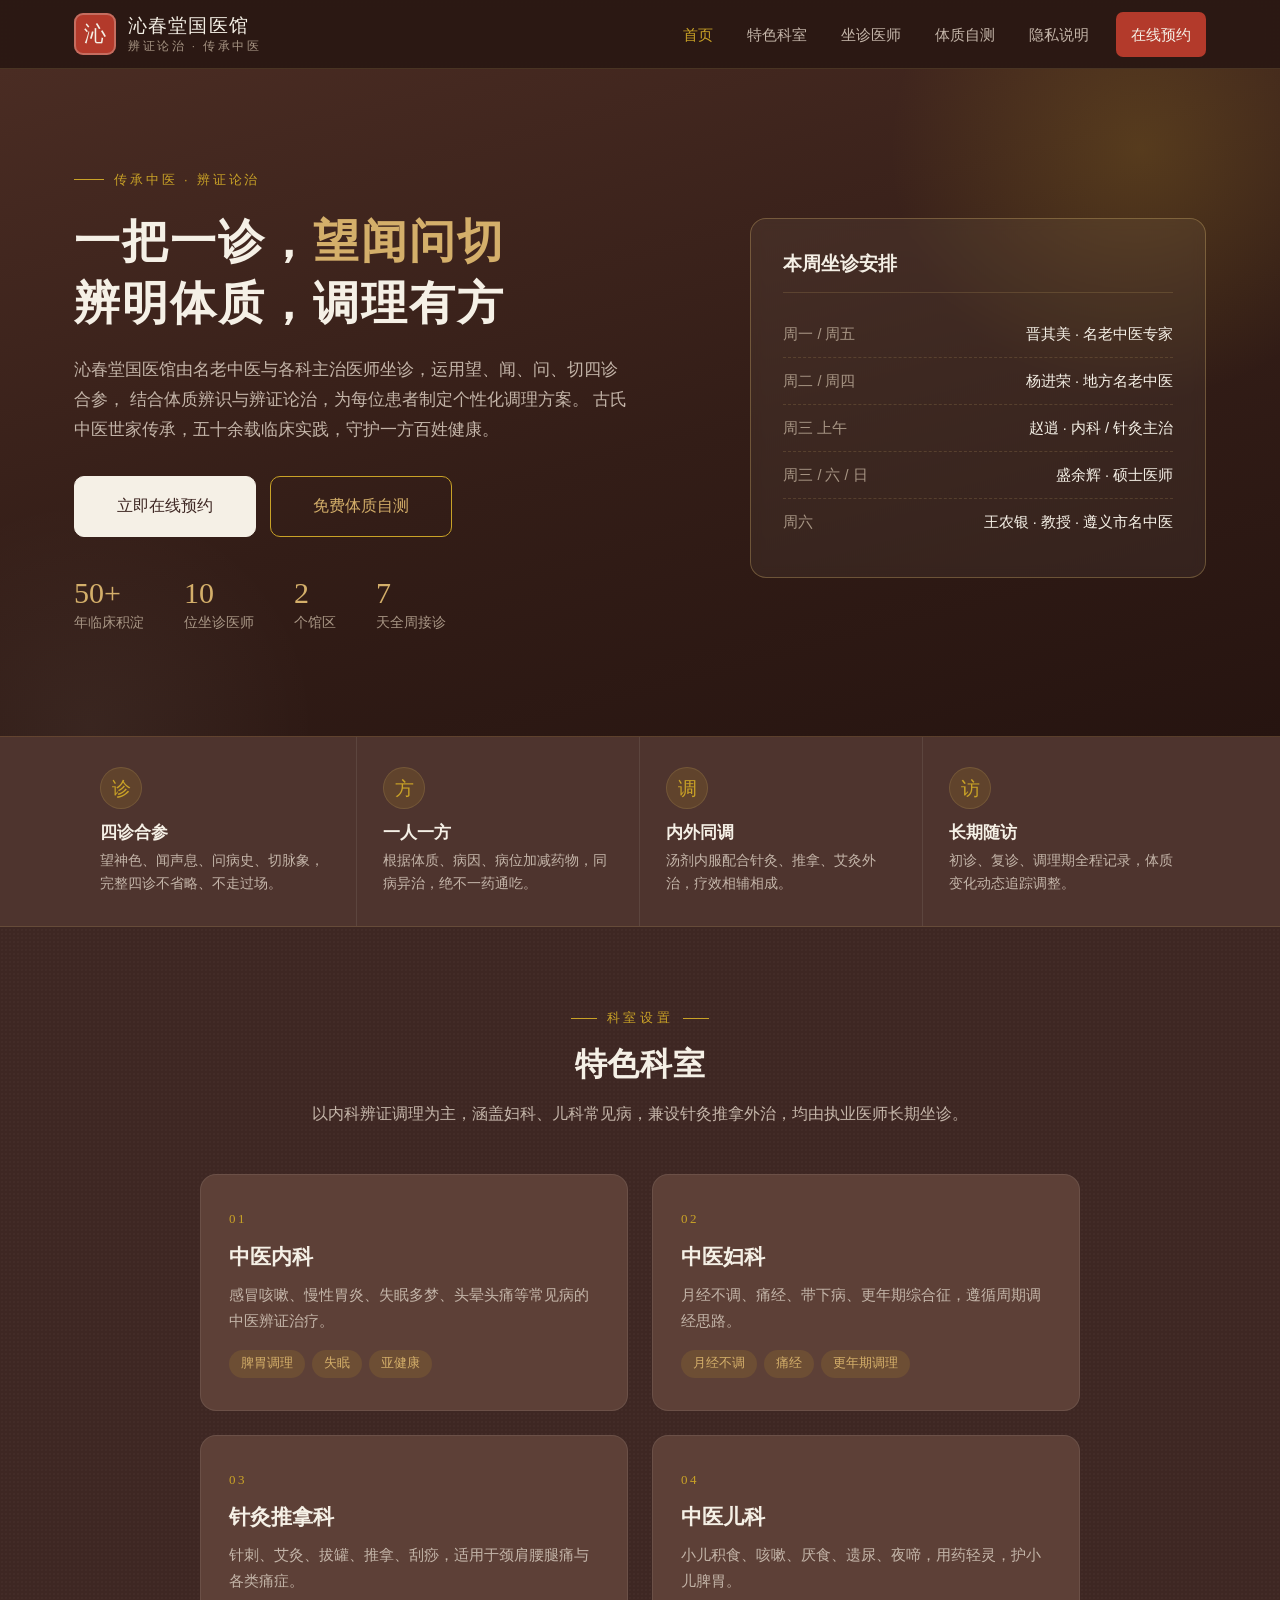
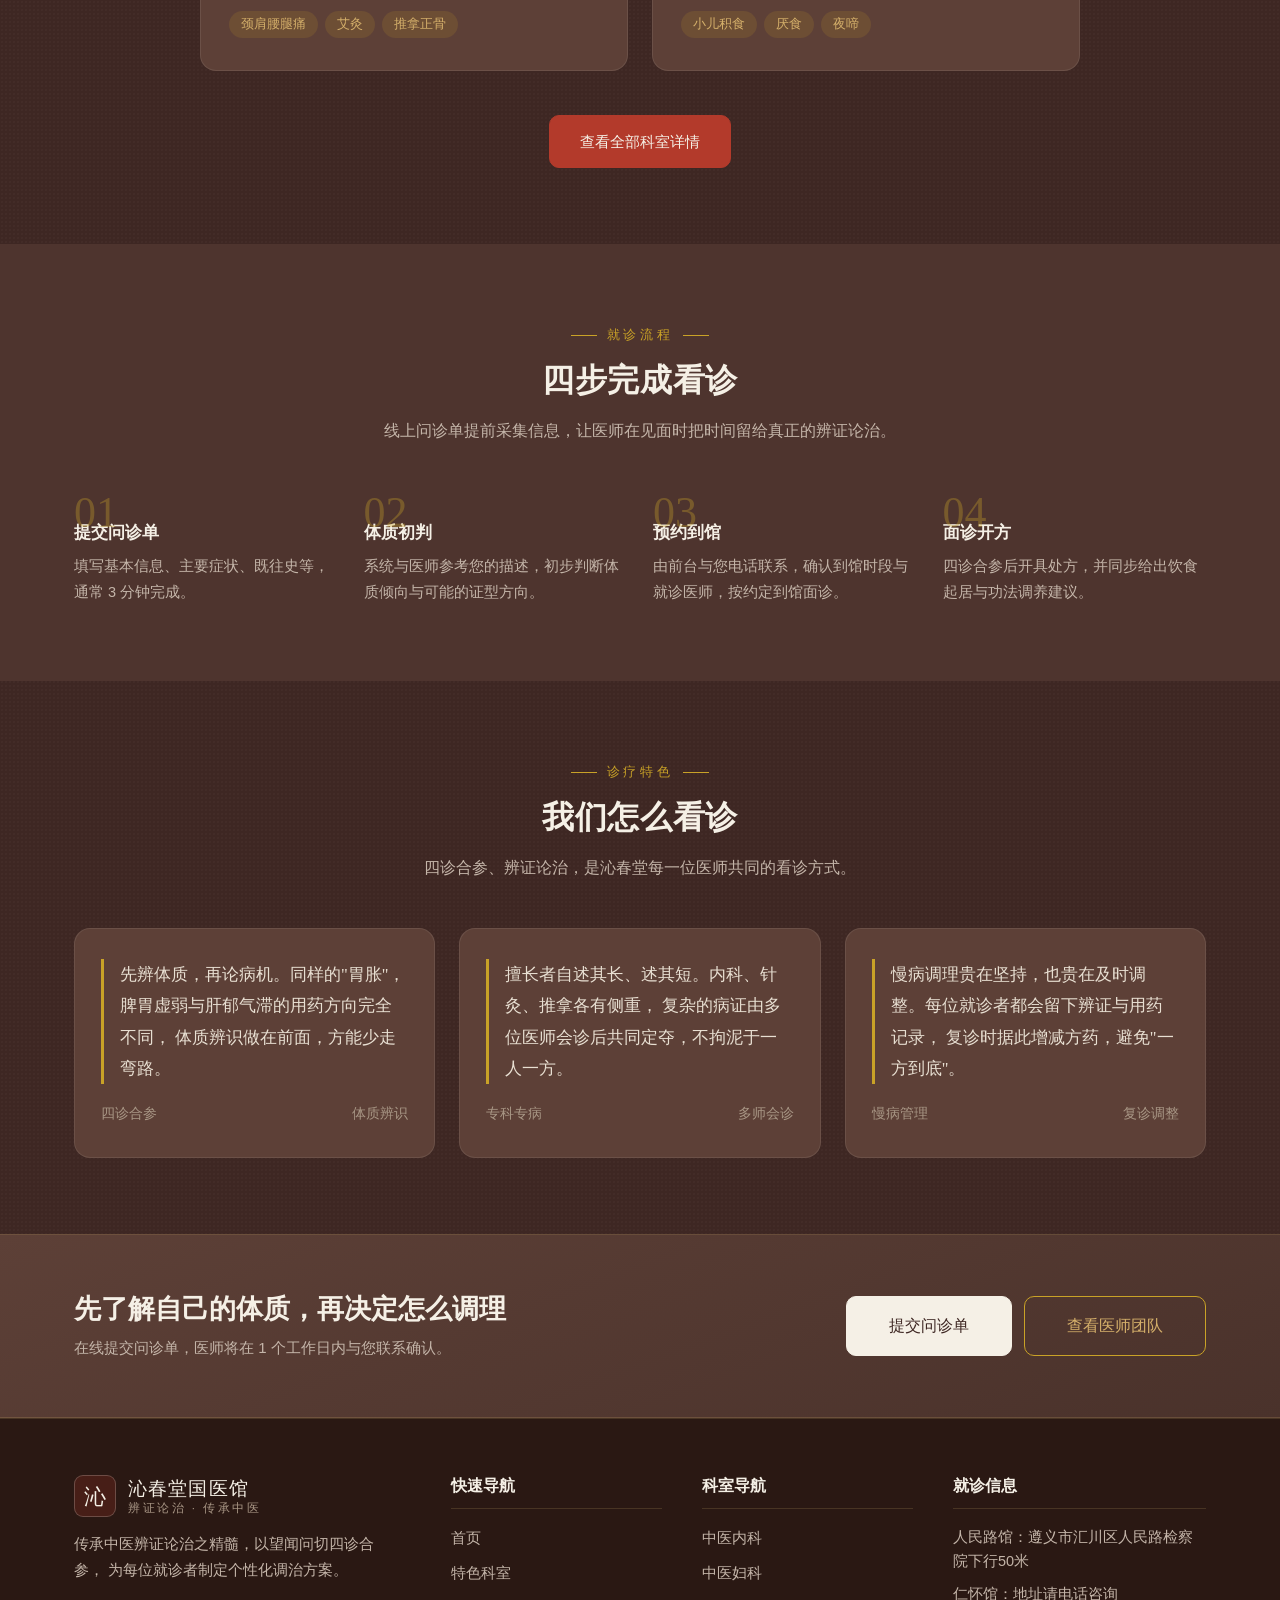
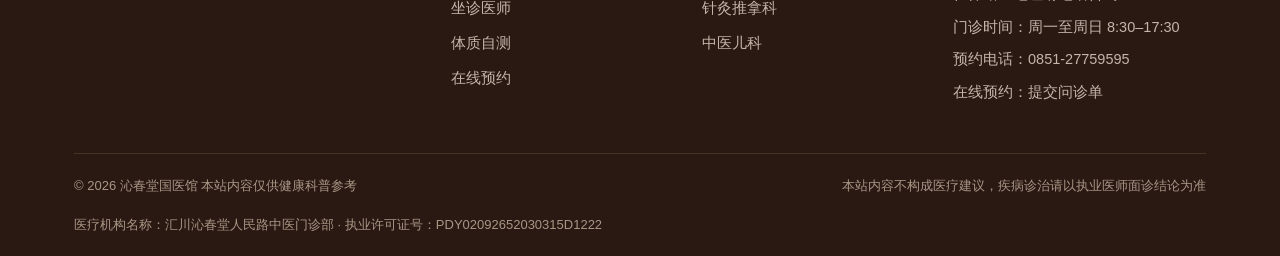
<file: index.html>
<!DOCTYPE html>
<html lang="zh-CN">
<head>
    <meta charset="UTF-8">
    <meta name="viewport" content="width=device-width, initial-scale=1.0">
    <meta name="description" content="沁春堂国医馆 · 中医内科门诊，提供体质辨识、慢病调理、针灸推拿等中医服务，在线提交问诊预约。">
    <title>沁春堂国医馆 | 中医内科 · 针灸推拿 · 辨证论治</title>
    <link rel="stylesheet" href="assets/css/style.css">
    <script src="assets/js/mp-detect.js"></script>
</head>
<body>

<!-- ===== 顶部导航 ===== -->
<header class="site-header">
    <div class="container site-header__inner">
        <a class="brand" href="index.html">
            <span class="brand__mark">沁</span>
            <span>
                <span class="brand__name">沁春堂国医馆</span>
                <span class="brand__sub">辨证论治 · 传承中医</span>
            </span>
        </a>

        <button class="nav-toggle" type="button" aria-label="展开导航菜单" aria-expanded="false">
            <span></span><span></span><span></span>
        </button>

        <nav class="site-nav" id="site-nav">
            <a href="index.html">首页</a>
            <a href="services.html">特色科室</a>
            <a href="doctors.html">坐诊医师</a>
            <a href="constitution.html">体质自测</a>
            <a href="privacy.html">隐私说明</a>
            <a href="consult.html" class="nav-cta">在线预约</a>
        </nav>
    </div>
</header>

<!-- ===== 英雄区 ===== -->
<section class="hero">
    <div class="container hero__inner">
        <div>
            <div class="hero__eyebrow">传承中医 · 辨证论治</div>
            <h1 class="hero__title">一把一诊，<em>望闻问切</em><br>辨明体质，调理有方</h1>
            <p class="hero__desc">
                沁春堂国医馆由名老中医与各科主治医师坐诊，运用望、闻、问、切四诊合参，
                结合体质辨识与辨证论治，为每位患者制定个性化调理方案。
                古氏中医世家传承，五十余载临床实践，守护一方百姓健康。
            </p>
            <div class="hero__actions">
                <a href="consult.html" class="btn btn--light btn--lg">立即在线预约</a>
                <a href="constitution.html" class="btn btn--ghost btn--lg" style="color:var(--gold-soft);border-color:var(--gold);">免费体质自测</a>
            </div>
            <div class="hero__stats">
                <div>
                    <div class="hero__stat-num">50+</div>
                    <div class="hero__stat-label">年临床积淀</div>
                </div>
                <div>
                    <div class="hero__stat-num">10</div>
                    <div class="hero__stat-label">位坐诊医师</div>
                </div>
                <div>
                    <div class="hero__stat-num">2</div>
                    <div class="hero__stat-label">个馆区</div>
                </div>
                <div>
                    <div class="hero__stat-num">7</div>
                    <div class="hero__stat-label">天全周接诊</div>
                </div>
            </div>
        </div>

        <aside class="hero__card">
            <h2 class="hero__card-title">本周坐诊安排</h2>
            <dl>
                <div class="hero__card-row">
                    <dt>周一 / 周五</dt>
                    <dd>晋其美 · 名老中医专家</dd>
                </div>
                <div class="hero__card-row">
                    <dt>周二 / 周四</dt>
                    <dd>杨进荣 · 地方名老中医</dd>
                </div>
                <div class="hero__card-row">
                    <dt>周三 上午</dt>
                    <dd>赵逍 · 内科 / 针灸主治</dd>
                </div>
                <div class="hero__card-row">
                    <dt>周三 / 六 / 日</dt>
                    <dd>盛余辉 · 硕士医师</dd>
                </div>
                <div class="hero__card-row">
                    <dt>周六</dt>
                    <dd>王农银 · 教授 · 遵义市名中医</dd>
                </div>
            </dl>
        </aside>
    </div>
</section>

<!-- ===== 特色条 ===== -->
<section class="feature-strip">
    <div class="container">
        <div class="feature-strip__grid">
            <div class="feature-item">
                <div class="feature-item__icon">诊</div>
                <h3 class="feature-item__title">四诊合参</h3>
                <p class="feature-item__desc">望神色、闻声息、问病史、切脉象，完整四诊不省略、不走过场。</p>
            </div>
            <div class="feature-item">
                <div class="feature-item__icon">方</div>
                <h3 class="feature-item__title">一人一方</h3>
                <p class="feature-item__desc">根据体质、病因、病位加减药物，同病异治，绝不一药通吃。</p>
            </div>
            <div class="feature-item">
                <div class="feature-item__icon">调</div>
                <h3 class="feature-item__title">内外同调</h3>
                <p class="feature-item__desc">汤剂内服配合针灸、推拿、艾灸外治，疗效相辅相成。</p>
            </div>
            <div class="feature-item">
                <div class="feature-item__icon">访</div>
                <h3 class="feature-item__title">长期随访</h3>
                <p class="feature-item__desc">初诊、复诊、调理期全程记录，体质变化动态追踪调整。</p>
            </div>
        </div>
    </div>
</section>

<!-- ===== 特色科室 ===== -->
<section class="section">
    <div class="container">
        <div class="section-head">
            <span class="section-head__eyebrow">科室设置</span>
            <h2 class="section-head__title">特色科室</h2>
            <p class="section-head__desc">以内科辨证调理为主，涵盖妇科、儿科常见病，兼设针灸推拿外治，均由执业医师长期坐诊。</p>
        </div>

        <div class="service-grid service-grid--quad">
            <article class="service-card">
                <div class="service-card__no">01</div>
                <h3 class="service-card__title">中医内科</h3>
                <p class="service-card__desc">感冒咳嗽、慢性胃炎、失眠多梦、头晕头痛等常见病的中医辨证治疗。</p>
                <div class="service-card__tags">
                    <span class="badge">脾胃调理</span>
                    <span class="badge">失眠</span>
                    <span class="badge">亚健康</span>
                </div>
            </article>

            <article class="service-card">
                <div class="service-card__no">02</div>
                <h3 class="service-card__title">中医妇科</h3>
                <p class="service-card__desc">月经不调、痛经、带下病、更年期综合征，遵循周期调经思路。</p>
                <div class="service-card__tags">
                    <span class="badge">月经不调</span>
                    <span class="badge">痛经</span>
                    <span class="badge">更年期调理</span>
                </div>
            </article>

            <article class="service-card">
                <div class="service-card__no">03</div>
                <h3 class="service-card__title">针灸推拿科</h3>
                <p class="service-card__desc">针刺、艾灸、拔罐、推拿、刮痧，适用于颈肩腰腿痛与各类痛症。</p>
                <div class="service-card__tags">
                    <span class="badge">颈肩腰腿痛</span>
                    <span class="badge">艾灸</span>
                    <span class="badge">推拿正骨</span>
                </div>
            </article>

            <article class="service-card">
                <div class="service-card__no">04</div>
                <h3 class="service-card__title">中医儿科</h3>
                <p class="service-card__desc">小儿积食、咳嗽、厌食、遗尿、夜啼，用药轻灵，护小儿脾胃。</p>
                <div class="service-card__tags">
                    <span class="badge">小儿积食</span>
                    <span class="badge">厌食</span>
                    <span class="badge">夜啼</span>
                </div>
            </article>

        </div>

        <div class="text-center" style="margin-top:44px;">
            <a href="services.html" class="btn btn--primary">查看全部科室详情</a>
        </div>
    </div>
</section>

<!-- ===== 就诊流程 ===== -->
<section class="section section--wood-deep">
    <div class="container">
        <div class="section-head">
            <span class="section-head__eyebrow">就诊流程</span>
            <h2 class="section-head__title">四步完成看诊</h2>
            <p class="section-head__desc">线上问诊单提前采集信息，让医师在见面时把时间留给真正的辨证论治。</p>
        </div>

        <div class="step-grid">
            <div class="step-card">
                <h3 class="step-card__title">提交问诊单</h3>
                <p class="step-card__desc">填写基本信息、主要症状、既往史等，通常 3 分钟完成。</p>
            </div>
            <div class="step-card">
                <h3 class="step-card__title">体质初判</h3>
                <p class="step-card__desc">系统与医师参考您的描述，初步判断体质倾向与可能的证型方向。</p>
            </div>
            <div class="step-card">
                <h3 class="step-card__title">预约到馆</h3>
                <p class="step-card__desc">由前台与您电话联系，确认到馆时段与就诊医师，按约定到馆面诊。</p>
            </div>
            <div class="step-card">
                <h3 class="step-card__title">面诊开方</h3>
                <p class="step-card__desc">四诊合参后开具处方，并同步给出饮食起居与功法调养建议。</p>
            </div>
        </div>
    </div>
</section>

<!-- ===== 诊疗优势 ===== -->
<section class="section">
    <div class="container">
        <div class="section-head">
            <span class="section-head__eyebrow">诊疗特色</span>
            <h2 class="section-head__title">我们怎么看诊</h2>
            <p class="section-head__desc">四诊合参、辨证论治，是沁春堂每一位医师共同的看诊方式。</p>
        </div>

        <div class="case-grid">
            <article class="case-card">
                <p class="case-card__quote">
                    先辨体质，再论病机。同样的"胃胀"，脾胃虚弱与肝郁气滞的用药方向完全不同，
                    体质辨识做在前面，方能少走弯路。
                </p>
                <div class="case-card__meta">
                    <span>四诊合参</span>
                    <span>体质辨识</span>
                </div>
            </article>

            <article class="case-card">
                <p class="case-card__quote">
                    擅长者自述其长、述其短。内科、针灸、推拿各有侧重，
                    复杂的病证由多位医师会诊后共同定夺，不拘泥于一人一方。
                </p>
                <div class="case-card__meta">
                    <span>专科专病</span>
                    <span>多师会诊</span>
                </div>
            </article>

            <article class="case-card">
                <p class="case-card__quote">
                    慢病调理贵在坚持，也贵在及时调整。每位就诊者都会留下辨证与用药记录，
                    复诊时据此增减方药，避免"一方到底"。
                </p>
                <div class="case-card__meta">
                    <span>慢病管理</span>
                    <span>复诊调整</span>
                </div>
            </article>
        </div>
    </div>
</section>

<!-- ===== 行动号召 ===== -->
<section class="cta-band">
    <div class="container cta-band__inner">
        <div>
            <h2 class="cta-band__title">先了解自己的体质，再决定怎么调理</h2>
            <p class="cta-band__desc">在线提交问诊单，医师将在 1 个工作日内与您联系确认。</p>
        </div>
        <div style="display:flex;gap:12px;flex-wrap:wrap;">
            <a href="consult.html" class="btn btn--light btn--lg">提交问诊单</a>
            <a href="doctors.html" class="btn btn--ghost btn--lg" style="color:var(--gold-soft);border-color:var(--gold);">查看医师团队</a>
        </div>
    </div>
</section>

<!-- ===== 页脚 ===== -->
<footer class="site-footer">
    <div class="container">
        <div class="site-footer__grid">
            <div class="site-footer__brand">
                <a class="brand" href="index.html" style="margin-bottom:14px;">
                    <span class="brand__mark">沁</span>
                    <span>
                        <span class="brand__name" style="color:var(--text-strong);">沁春堂国医馆</span>
                        <span class="brand__sub">辨证论治 · 传承中医</span>
                    </span>
                </a>
                <p style="max-width:300px;">
                    传承中医辨证论治之精髓，以望闻问切四诊合参，
                    为每位就诊者制定个性化调治方案。
                </p>
            </div>

            <div>
                <h3 class="site-footer__title">快速导航</h3>
                <ul class="site-footer__list">
                    <li><a href="index.html">首页</a></li>
                    <li><a href="services.html">特色科室</a></li>
                    <li><a href="doctors.html">坐诊医师</a></li>
                    <li><a href="constitution.html">体质自测</a></li>
                    <li><a href="consult.html">在线预约</a></li>
                </ul>
            </div>

            <div>
                <h3 class="site-footer__title">科室导航</h3>
                <ul class="site-footer__list">
                    <li><a href="services.html#internal">中医内科</a></li>
                    <li><a href="services.html#gyn">中医妇科</a></li>
                    <li><a href="services.html#acu">针灸推拿科</a></li>
                    <li><a href="services.html#pedi">中医儿科</a></li>
                </ul>
            </div>

            <div>
                <h3 class="site-footer__title">就诊信息</h3>
                <ul class="site-footer__contact">
                    <li>人民路馆：遵义市汇川区人民路检察院下行50米</li>
                    <li>仁怀馆：地址请电话咨询</li>
                    <li>门诊时间：周一至周日 8:30–17:30</li>
                    <li>预约电话：0851-27759595</li>
                    <li>在线预约：<a href="consult.html">提交问诊单</a></li>
                </ul>
            </div>
        </div>

        <div class="site-footer__bottom">
            <span>© <span id="year">2026</span> 沁春堂国医馆 本站内容仅供健康科普参考</span>
            <span>本站内容不构成医疗建议，疾病诊治请以执业医师面诊结论为准</span>
            <span>医疗机构名称：汇川沁春堂人民路中医门诊部 · 执业许可证号：PDY02092652030315D1222</span>
        </div>
    </div>
</footer>

<script src="assets/js/main.js"></script>
</body>
</html>
</file>
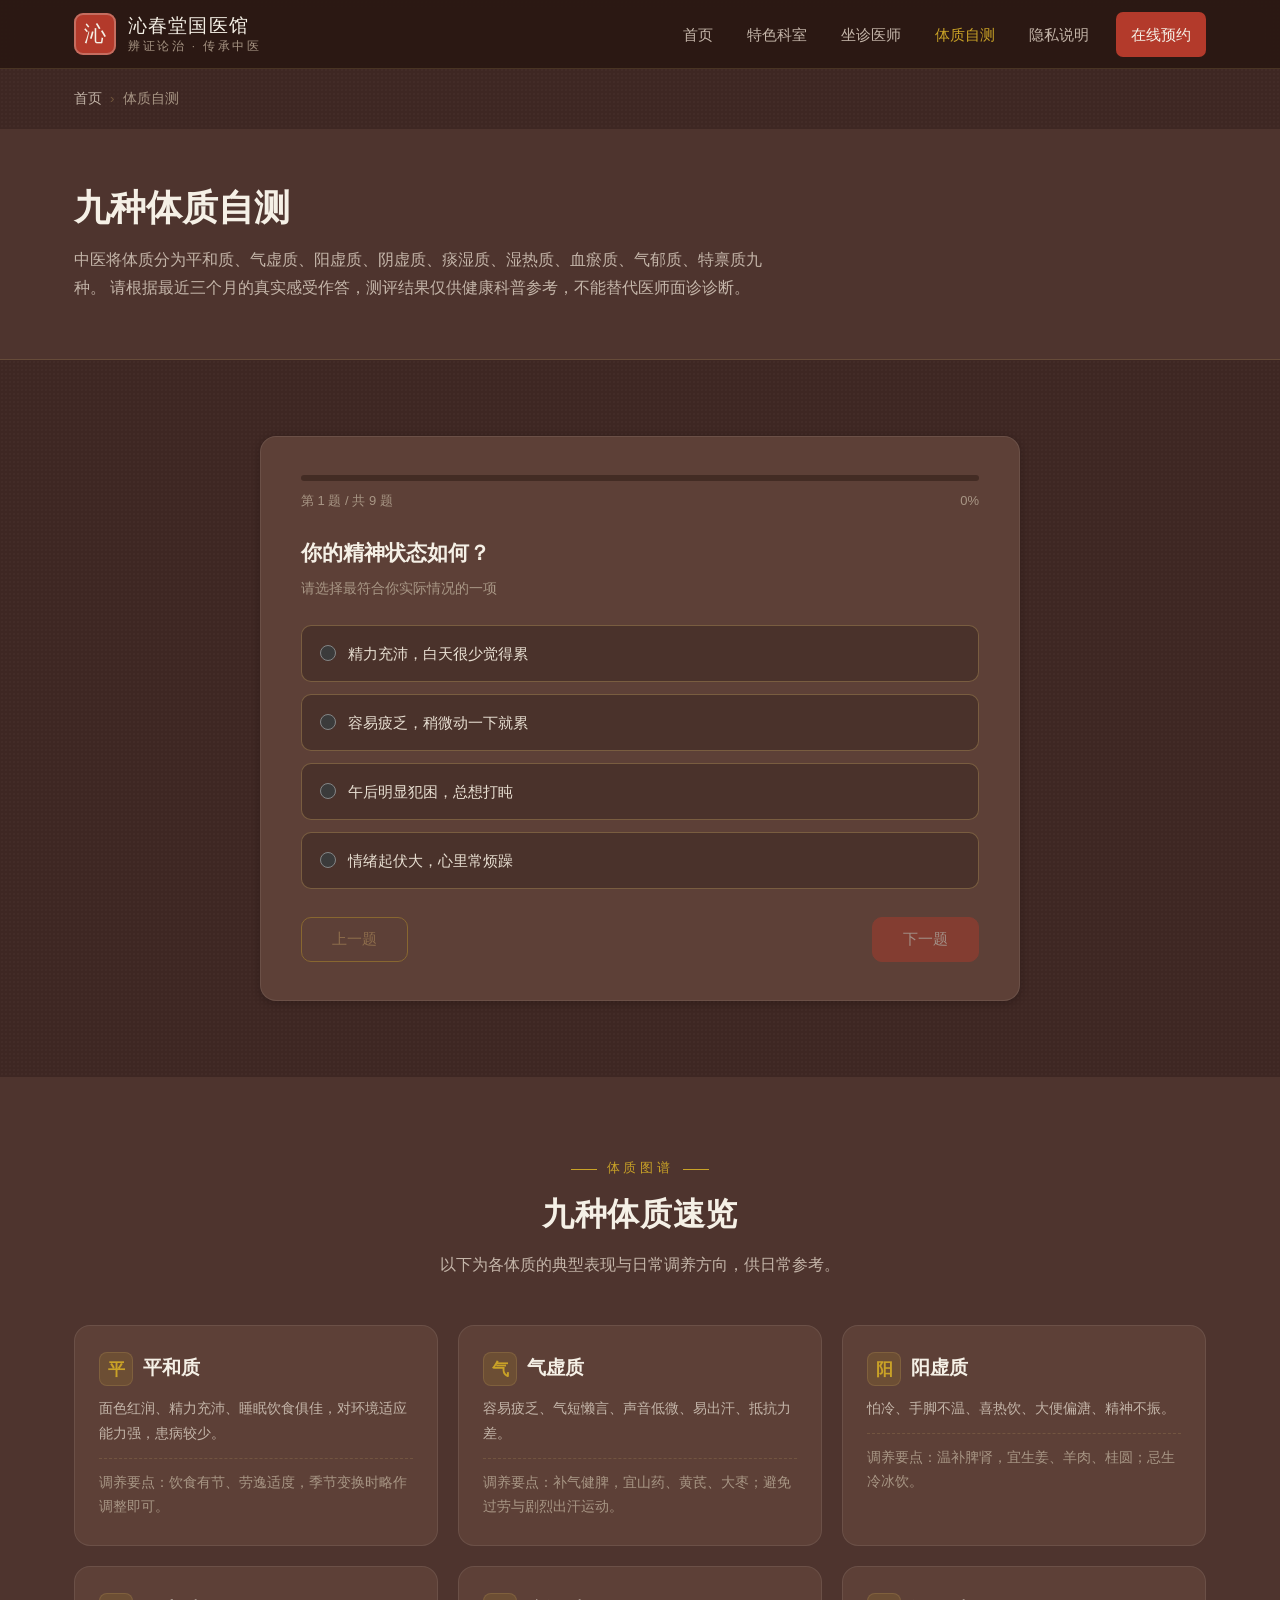
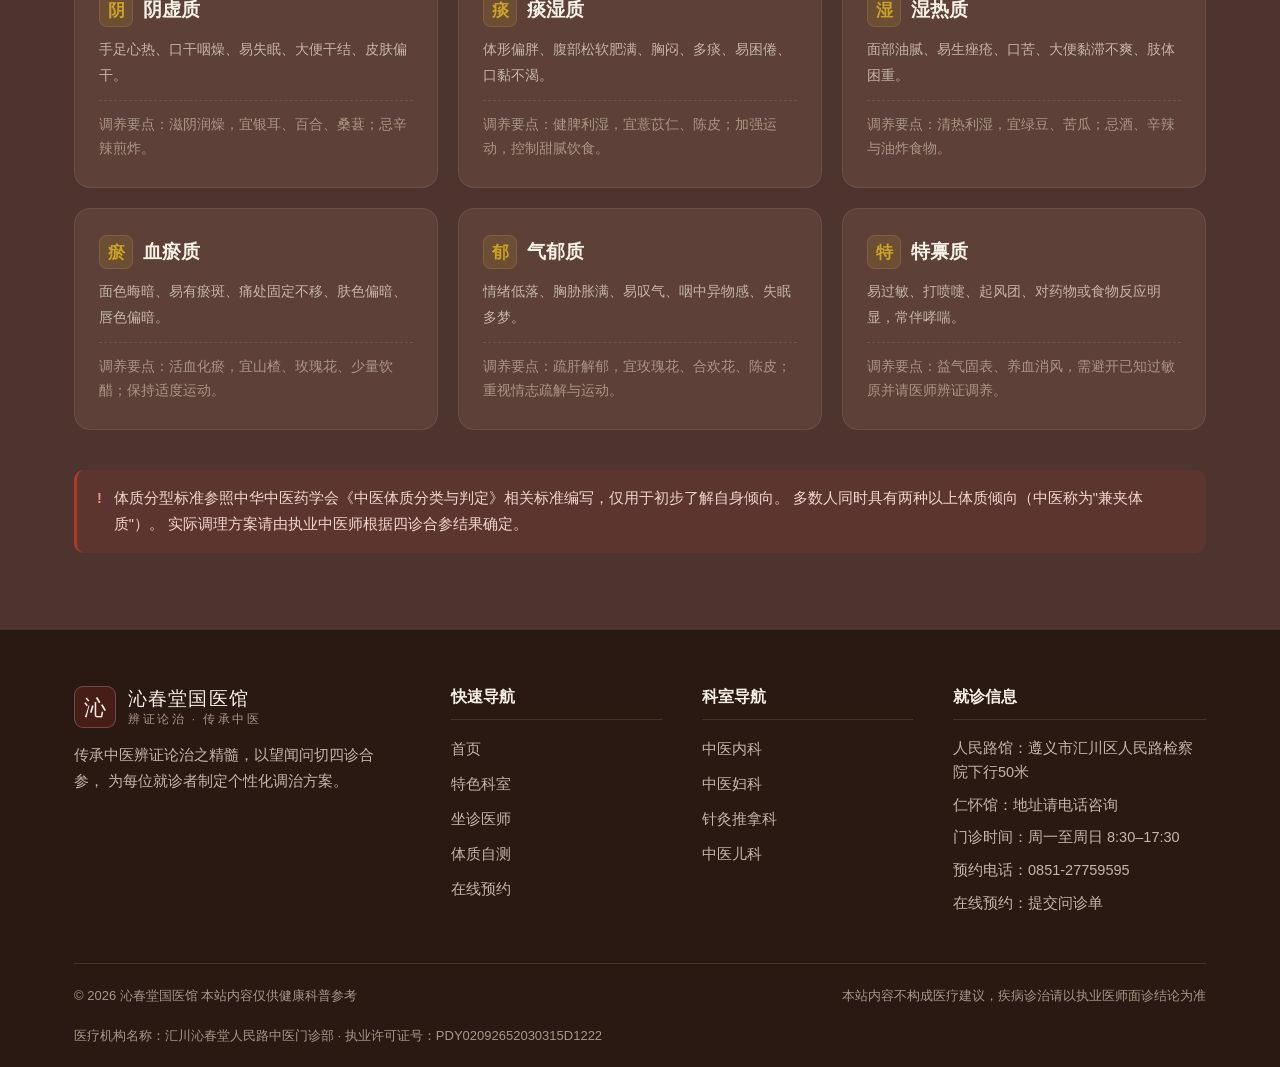
<file: constitution.html>
<!DOCTYPE html>
<html lang="zh-CN">
<head>
    <meta charset="UTF-8">
    <meta name="viewport" content="width=device-width, initial-scale=1.0">
    <meta name="description" content="沁春堂国医馆九种体质自测：平和质、气虚质、阳虚质、阴虚质、痰湿质、湿热质、血瘀质、气郁质、特禀质。">
    <title>体质自测 | 沁春堂国医馆</title>
    <link rel="stylesheet" href="assets/css/style.css">
    <script src="assets/js/mp-detect.js"></script>
</head>
<body>

<header class="site-header">
    <div class="container site-header__inner">
        <a class="brand" href="index.html">
            <span class="brand__mark">沁</span>
            <span>
                <span class="brand__name">沁春堂国医馆</span>
                <span class="brand__sub">辨证论治 · 传承中医</span>
            </span>
        </a>
        <button class="nav-toggle" type="button" aria-label="展开导航菜单" aria-expanded="false">
            <span></span><span></span><span></span>
        </button>
        <nav class="site-nav" id="site-nav">
            <a href="index.html">首页</a>
            <a href="services.html">特色科室</a>
            <a href="doctors.html">坐诊医师</a>
            <a href="constitution.html">体质自测</a>
            <a href="privacy.html">隐私说明</a>
            <a href="consult.html" class="nav-cta">在线预约</a>
        </nav>
    </div>
</header>

<div class="container">
    <nav class="breadcrumb">
        <a href="index.html">首页</a><span>体质自测</span>
    </nav>
</div>

<section class="page-hero">
    <div class="container">
        <h1 class="page-hero__title">九种体质自测</h1>
        <p class="page-hero__desc">
            中医将体质分为平和质、气虚质、阳虚质、阴虚质、痰湿质、湿热质、血瘀质、气郁质、特禀质九种。
            请根据最近三个月的真实感受作答，测评结果仅供健康科普参考，不能替代医师面诊诊断。
        </p>
    </div>
</section>

<!-- ===== 测评区 ===== -->
<section class="section">
    <div class="container">
        <div class="quiz-wrap" id="quiz-wrap">

            <!-- 答题阶段 -->
            <div id="quiz-stage">
                <div class="quiz-progress">
                    <div class="quiz-progress__bar">
                        <div class="quiz-progress__fill" id="progress-fill"></div>
                    </div>
                    <div class="quiz-progress__text">
                        <span id="progress-label">第 1 题 / 共 9 题</span>
                        <span id="progress-percent">0%</span>
                    </div>
                </div>

                <h2 class="quiz-question__title" id="question-title"></h2>
                <p class="quiz-question__hint" id="question-hint">请选择最符合你实际情况的一项</p>

                <div class="quiz-options" id="quiz-options"></div>

                <div class="quiz-actions">
                    <button type="button" class="btn btn--ghost" id="prev-btn">上一题</button>
                    <button type="button" class="btn btn--primary" id="next-btn" disabled>下一题</button>
                </div>
            </div>

            <!-- 结果阶段 -->
            <div class="quiz-result" id="quiz-result" style="display:none;">
                <div class="quiz-result__constitution" id="result-name"></div>
                <p class="quiz-result__tagline" id="result-tagline"></p>
                <div class="quiz-result__body" id="result-body"></div>
                <div style="display:flex;gap:12px;justify-content:center;flex-wrap:wrap;">
                    <button type="button" class="btn btn--ghost" id="restart-btn">重新测评</button>
                    <a href="consult.html" class="btn btn--primary">带着结果去问诊</a>
                </div>
            </div>

        </div>
    </div>
</section>

<!-- ===== 九种体质一览 ===== -->
<section class="section section--wood-deep">
    <div class="container">
        <div class="section-head">
            <span class="section-head__eyebrow">体质图谱</span>
            <h2 class="section-head__title">九种体质速览</h2>
            <p class="section-head__desc">以下为各体质的典型表现与日常调养方向，供日常参考。</p>
        </div>

        <div class="constitution-grid">
            <article class="const-card">
                <h3 class="const-card__name"><span class="const-card__char">平</span>平和质</h3>
                <p class="const-card__desc">面色红润、精力充沛、睡眠饮食俱佳，对环境适应能力强，患病较少。</p>
                <p class="const-card__sign">调养要点：饮食有节、劳逸适度，季节变换时略作调整即可。</p>
            </article>
            <article class="const-card">
                <h3 class="const-card__name"><span class="const-card__char">气</span>气虚质</h3>
                <p class="const-card__desc">容易疲乏、气短懒言、声音低微、易出汗、抵抗力差。</p>
                <p class="const-card__sign">调养要点：补气健脾，宜山药、黄芪、大枣；避免过劳与剧烈出汗运动。</p>
            </article>
            <article class="const-card">
                <h3 class="const-card__name"><span class="const-card__char">阳</span>阳虚质</h3>
                <p class="const-card__desc">怕冷、手脚不温、喜热饮、大便偏溏、精神不振。</p>
                <p class="const-card__sign">调养要点：温补脾肾，宜生姜、羊肉、桂圆；忌生冷冰饮。</p>
            </article>
            <article class="const-card">
                <h3 class="const-card__name"><span class="const-card__char">阴</span>阴虚质</h3>
                <p class="const-card__desc">手足心热、口干咽燥、易失眠、大便干结、皮肤偏干。</p>
                <p class="const-card__sign">调养要点：滋阴润燥，宜银耳、百合、桑葚；忌辛辣煎炸。</p>
            </article>
            <article class="const-card">
                <h3 class="const-card__name"><span class="const-card__char">痰</span>痰湿质</h3>
                <p class="const-card__desc">体形偏胖、腹部松软肥满、胸闷、多痰、易困倦、口黏不渴。</p>
                <p class="const-card__sign">调养要点：健脾利湿，宜薏苡仁、陈皮；加强运动，控制甜腻饮食。</p>
            </article>
            <article class="const-card">
                <h3 class="const-card__name"><span class="const-card__char">湿</span>湿热质</h3>
                <p class="const-card__desc">面部油腻、易生痤疮、口苦、大便黏滞不爽、肢体困重。</p>
                <p class="const-card__sign">调养要点：清热利湿，宜绿豆、苦瓜；忌酒、辛辣与油炸食物。</p>
            </article>
            <article class="const-card">
                <h3 class="const-card__name"><span class="const-card__char">瘀</span>血瘀质</h3>
                <p class="const-card__desc">面色晦暗、易有瘀斑、痛处固定不移、肤色偏暗、唇色偏暗。</p>
                <p class="const-card__sign">调养要点：活血化瘀，宜山楂、玫瑰花、少量饮醋；保持适度运动。</p>
            </article>
            <article class="const-card">
                <h3 class="const-card__name"><span class="const-card__char">郁</span>气郁质</h3>
                <p class="const-card__desc">情绪低落、胸胁胀满、易叹气、咽中异物感、失眠多梦。</p>
                <p class="const-card__sign">调养要点：疏肝解郁，宜玫瑰花、合欢花、陈皮；重视情志疏解与运动。</p>
            </article>
            <article class="const-card">
                <h3 class="const-card__name"><span class="const-card__char">特</span>特禀质</h3>
                <p class="const-card__desc">易过敏、打喷嚏、起风团、对药物或食物反应明显，常伴哮喘。</p>
                <p class="const-card__sign">调养要点：益气固表、养血消风，需避开已知过敏原并请医师辨证调养。</p>
            </article>
        </div>

        <div class="notice" style="margin-top:40px;">
            <span class="notice__icon">!</span>
            <div>
                体质分型标准参照中华中医药学会《中医体质分类与判定》相关标准编写，仅用于初步了解自身倾向。
                多数人同时具有两种以上体质倾向（中医称为"兼夹体质"）。
                实际调理方案请由执业中医师根据四诊合参结果确定。
            </div>
        </div>
    </div>
</section>

<footer class="site-footer">
    <div class="container">
        <div class="site-footer__grid">
            <div class="site-footer__brand">
                <a class="brand" href="index.html" style="margin-bottom:14px;">
                    <span class="brand__mark">沁</span>
                    <span>
                        <span class="brand__name" style="color:var(--text-strong);">沁春堂国医馆</span>
                        <span class="brand__sub">辨证论治 · 传承中医</span>
                    </span>
                </a>
                <p style="max-width:300px;">
                    传承中医辨证论治之精髓，以望闻问切四诊合参，
                    为每位就诊者制定个性化调治方案。
                </p>
            </div>
            <div>
                <h3 class="site-footer__title">快速导航</h3>
                <ul class="site-footer__list">
                    <li><a href="index.html">首页</a></li>
                    <li><a href="services.html">特色科室</a></li>
                    <li><a href="doctors.html">坐诊医师</a></li>
                    <li><a href="constitution.html">体质自测</a></li>
                    <li><a href="consult.html">在线预约</a></li>
                </ul>
            </div>
            <div>
                <h3 class="site-footer__title">科室导航</h3>
                <ul class="site-footer__list">
                    <li><a href="services.html#internal">中医内科</a></li>
                    <li><a href="services.html#gyn">中医妇科</a></li>
                    <li><a href="services.html#acu">针灸推拿科</a></li>
                    <li><a href="services.html#pedi">中医儿科</a></li>
                </ul>
            </div>
            <div>
                <h3 class="site-footer__title">就诊信息</h3>
                <ul class="site-footer__contact">
                    <li>人民路馆：遵义市汇川区人民路检察院下行50米</li>
                    <li>仁怀馆：地址请电话咨询</li>
                    <li>门诊时间：周一至周日 8:30–17:30</li>
                    <li>预约电话：0851-27759595</li>
                    <li>在线预约：<a href="consult.html">提交问诊单</a></li>
                </ul>
            </div>
        </div>
        <div class="site-footer__bottom">
            <span>© <span id="year">2026</span> 沁春堂国医馆 本站内容仅供健康科普参考</span>
            <span>本站内容不构成医疗建议，疾病诊治请以执业医师面诊结论为准</span>
            <span>医疗机构名称：汇川沁春堂人民路中医门诊部 · 执业许可证号：PDY02092652030315D1222</span>
        </div>
    </div>
</footer>

<script src="assets/js/main.js"></script>
<script src="assets/js/constitution.js"></script>
</body>
</html>
</file>
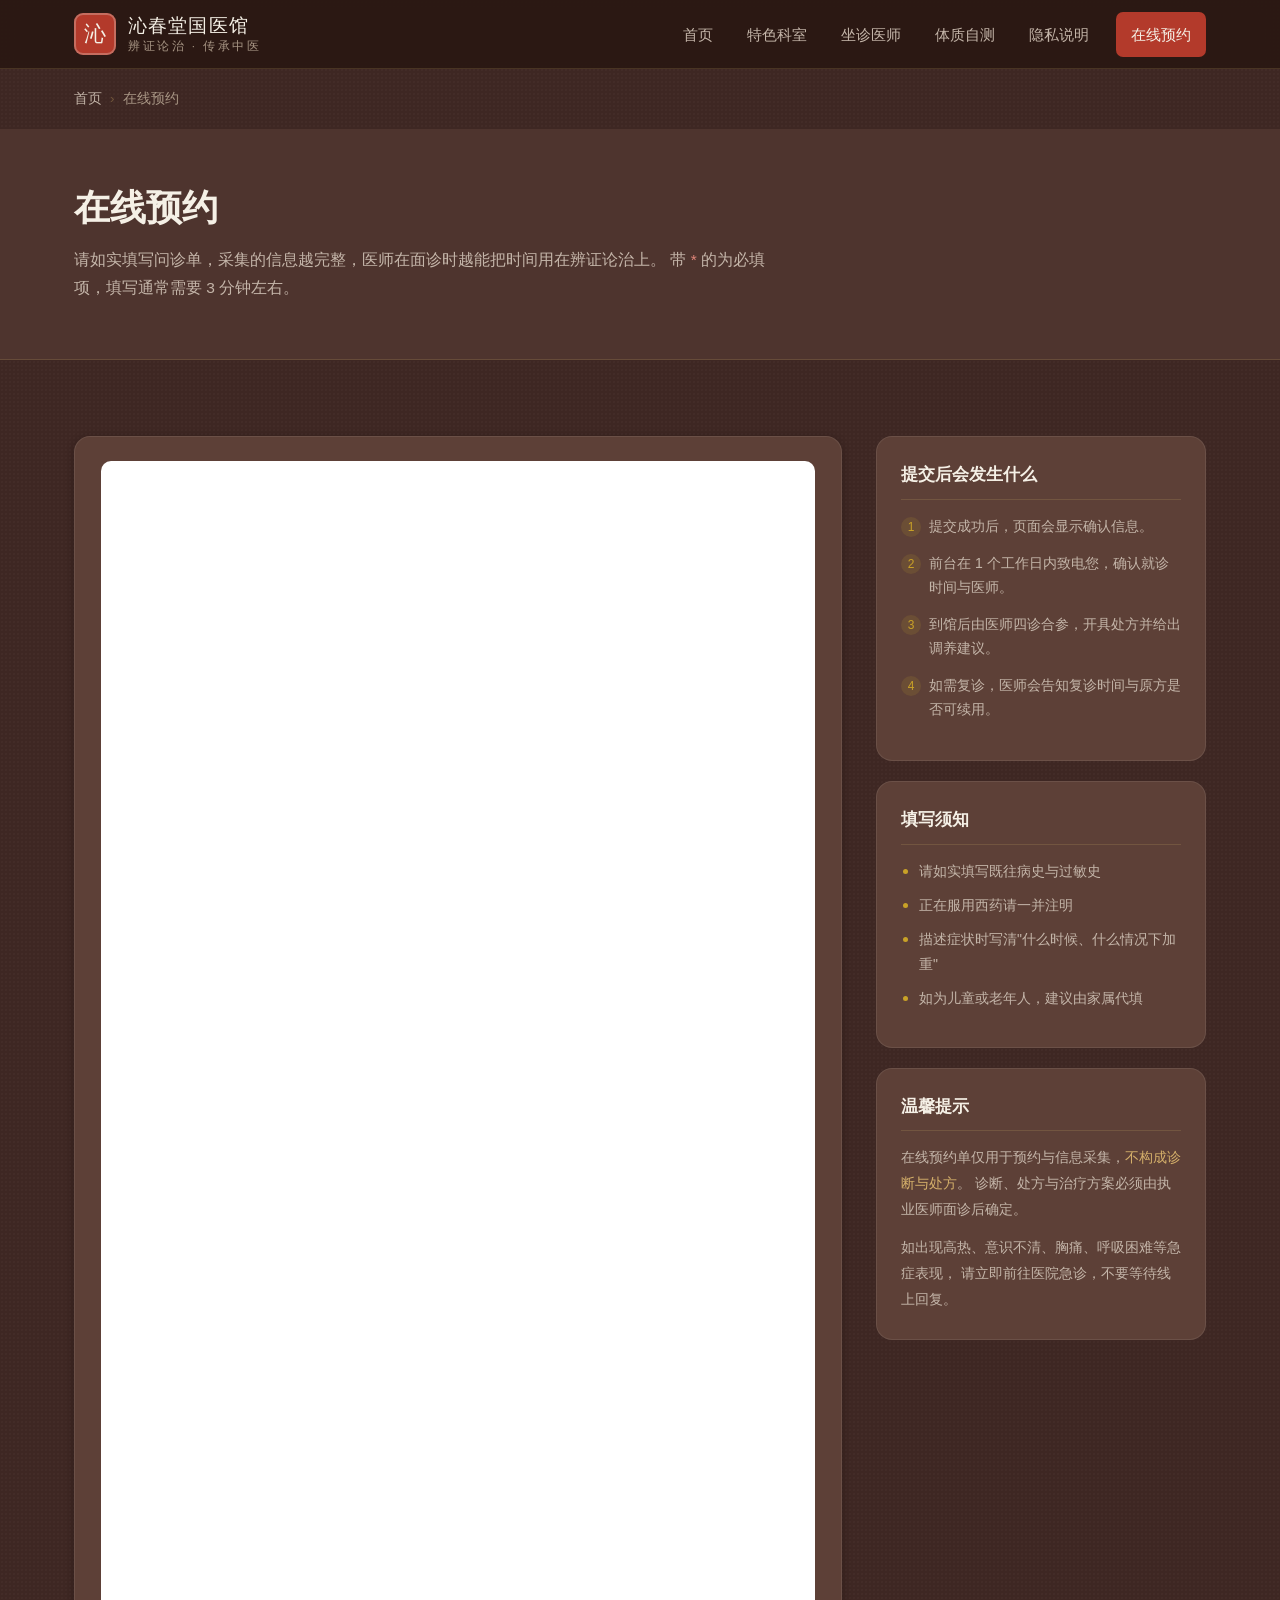
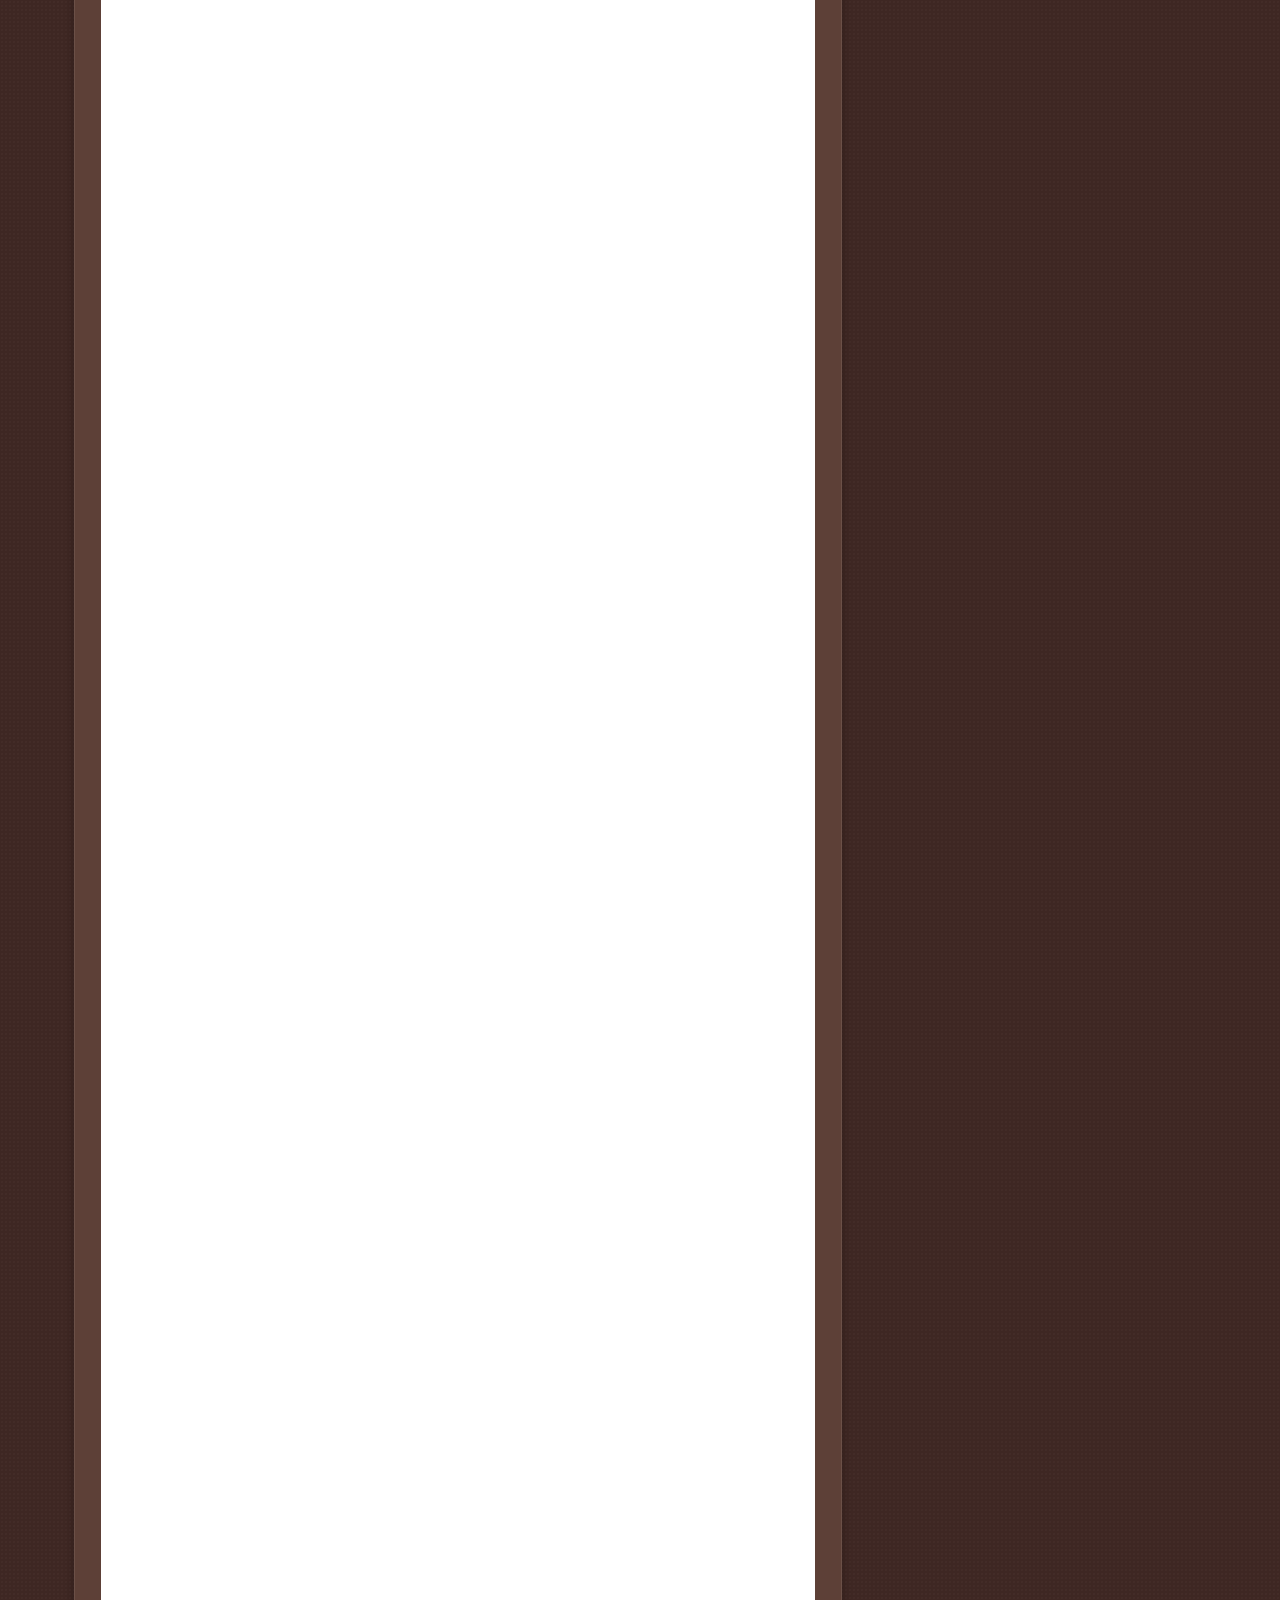
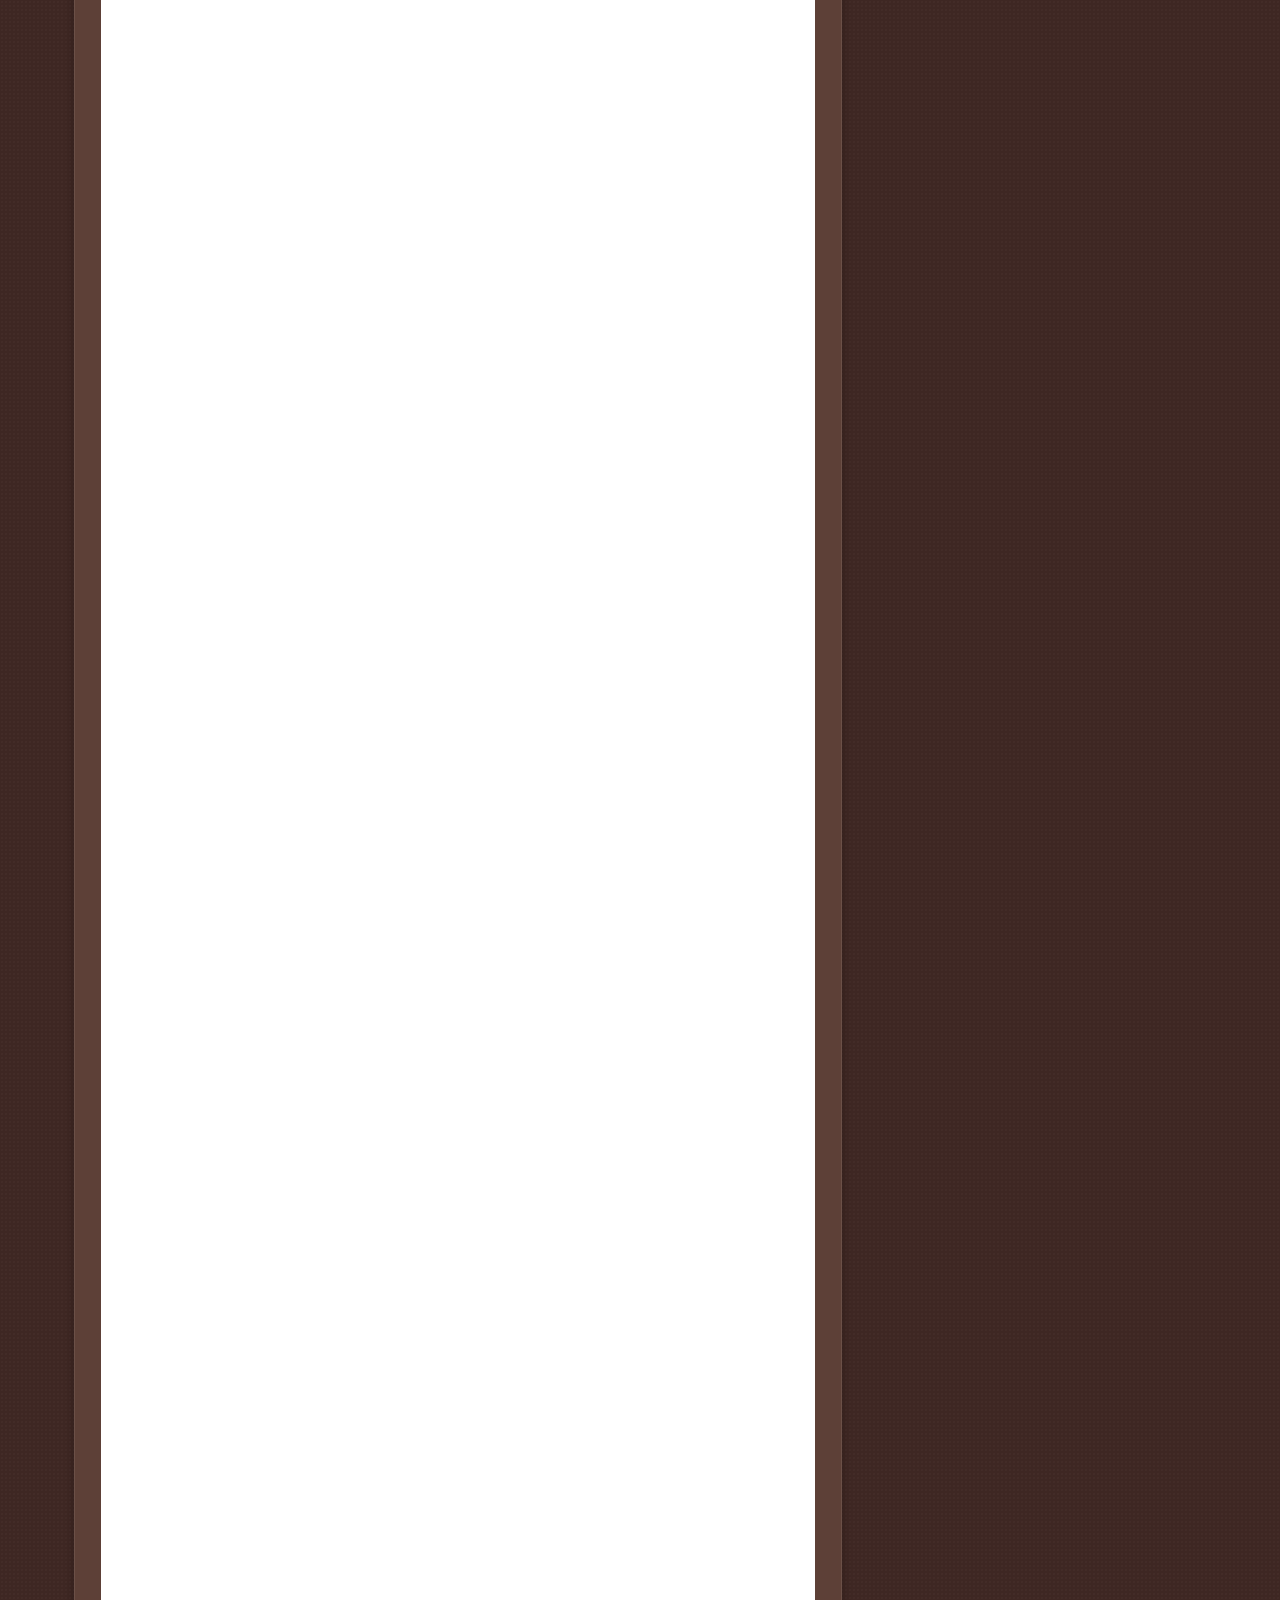
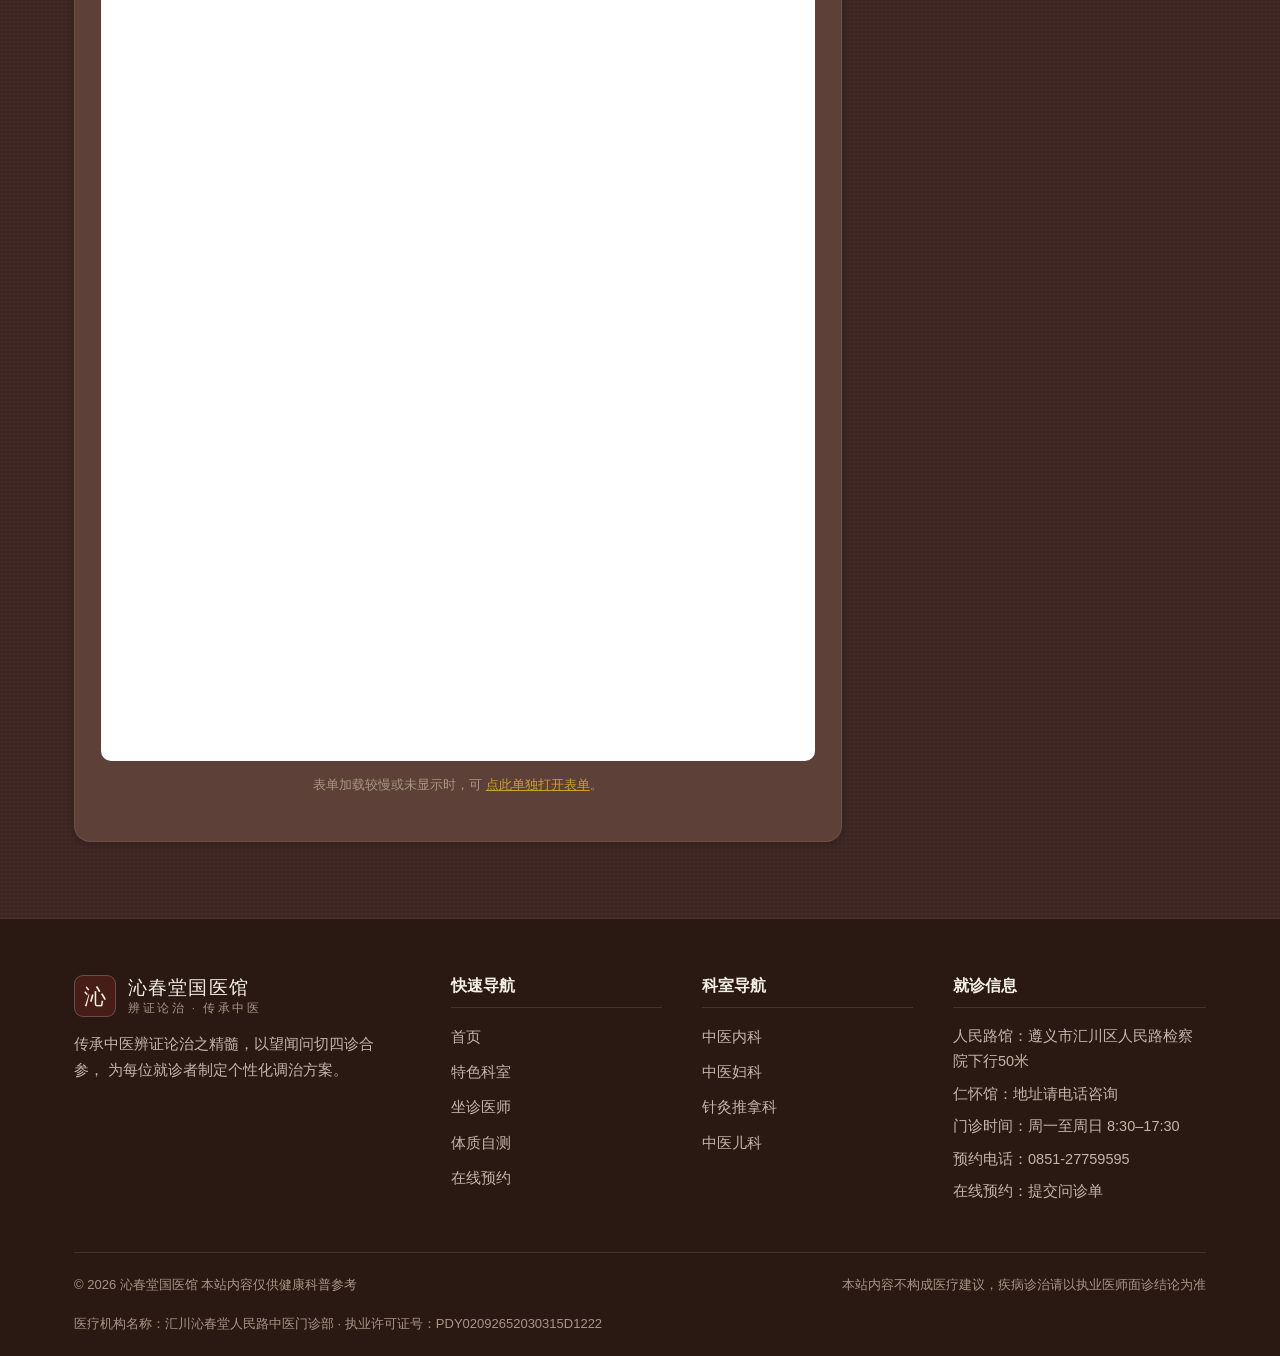
<file: consult.html>
<!DOCTYPE html>
<html lang="zh-CN">
<head>
    <meta charset="UTF-8">
    <meta name="viewport" content="width=device-width, initial-scale=1.0">
    <meta name="description" content="沁春堂国医馆在线预约：填写问诊单，医师将在 1 个工作日内联系确认就诊时间。">
    <title>在线预约 | 沁春堂国医馆</title>
    <link rel="stylesheet" href="assets/css/style.css">
    <script src="assets/js/mp-detect.js"></script>
</head>
<body>

<header class="site-header">
    <div class="container site-header__inner">
        <a class="brand" href="index.html">
            <span class="brand__mark">沁</span>
            <span>
                <span class="brand__name">沁春堂国医馆</span>
                <span class="brand__sub">辨证论治 · 传承中医</span>
            </span>
        </a>
        <button class="nav-toggle" type="button" aria-label="展开导航菜单" aria-expanded="false">
            <span></span><span></span><span></span>
        </button>
        <nav class="site-nav" id="site-nav">
            <a href="index.html">首页</a>
            <a href="services.html">特色科室</a>
            <a href="doctors.html">坐诊医师</a>
            <a href="constitution.html">体质自测</a>
            <a href="privacy.html">隐私说明</a>
            <a href="consult.html" class="nav-cta">在线预约</a>
        </nav>
    </div>
</header>

<div class="container">
    <nav class="breadcrumb">
        <a href="index.html">首页</a><span>在线预约</span>
    </nav>
</div>

<section class="page-hero">
    <div class="container">
        <h1 class="page-hero__title">在线预约</h1>
        <p class="page-hero__desc">
            请如实填写问诊单，采集的信息越完整，医师在面诊时越能把时间用在辨证论治上。
            带 <span style="color:var(--danger);">*</span> 的为必填项，填写通常需要 3 分钟左右。
        </p>
    </div>
</section>

<section class="section">
    <div class="container">
        <div class="form-layout">

            <!-- ===== 左侧表单 ===== -->
            <div class="form-card">

                <!-- 提交成功面板 -->
                <div class="submit-success" id="submit-success">
                    <div class="submit-success__icon">✓</div>
                    <h2 class="submit-success__title">问诊单已提交</h2>
                    <p class="submit-success__desc">
                        我们已收到您的信息。前台将在 1 个工作日内与您电话联系，
                        确认到馆时段与就诊医师。请留意来电。
                    </p>

                    <dl class="receipt" id="receipt"></dl>

                    <div style="display:flex;gap:12px;justify-content:center;flex-wrap:wrap;">
                        <button type="button" class="btn btn--ghost" id="print-btn">打印问诊单</button>
                        <button type="button" class="btn btn--ghost" id="copy-btn">复制问诊单文字</button>
                        <button type="button" class="btn btn--primary" id="again-btn">再填一份</button>
                    </div>
                </div>

                <!-- 微信小程序内：腾讯问卷禁止在 web-view 里直接访问，引导到小程序原生「预约」页 -->
                <div class="mp-booking" id="mp-booking-panel" hidden>
                    <p class="mp-booking__title">在小程序中请使用底部「预约」标签</p>
                    <p class="mp-booking__desc">
                        在线预约单在微信小程序中需通过「腾讯问卷」小程序填写，
                        点击下方按钮前往填写。
                    </p>
                    <a class="btn btn--primary btn--block" id="mp-booking-btn" href="javascript:void(0);">前往填写预约单</a>
                    <p class="mp-booking__phone">
                        也可直接致电预约：<a href="tel:085127759595">0851-27759595</a>
                    </p>
                </div>

                <!-- 第三方在线表单（腾讯问卷/金数据嵌入）：在 site-config.js 配置后显示 -->
                <div class="form-embed" id="form-embed" hidden>
                    <iframe id="form-embed-frame" title="在线问诊预约表" loading="lazy"
                            allowtransparency="true" frameborder="0"></iframe>
                    <p class="form-embed__fallback">
                        表单加载较慢或未显示时，可
                        <a id="form-embed-link" href="#" target="_blank" rel="noopener">点此单独打开表单</a>。
                    </p>
                </div>

                <!-- 表单本体（未配置第三方表单时显示的演示表单） -->
                <form id="consult-form" novalidate>

                    <!-- 第一部分：基本信息 -->
                    <div class="form-section">
                        <h3 class="form-section__title"><span class="form-section__num">一</span>基本信息</h3>

                        <div class="form-row">
                            <div class="form-group">
                                <label class="form-label" for="name"><span class="req">*</span>姓名</label>
                                <input class="form-control" type="text" id="name" name="name"
                                       placeholder="请输入真实姓名" maxlength="20">
                                <p class="form-error" data-error-for="name">请填写姓名</p>
                            </div>

                            <div class="form-group">
                                <label class="form-label" for="gender"><span class="req">*</span>性别</label>
                                <div class="choice-row">
                                    <label class="choice">
                                        <input type="radio" name="gender" value="男">
                                        <span>男</span>
                                    </label>
                                    <label class="choice">
                                        <input type="radio" name="gender" value="女">
                                        <span>女</span>
                                    </label>
                                    <label class="choice">
                                        <input type="radio" name="gender" value="其他">
                                        <span>其他</span>
                                    </label>
                                </div>
                                <p class="form-error" data-error-for="gender">请选择性别</p>
                            </div>
                        </div>

                        <div class="form-row">
                            <div class="form-group">
                                <label class="form-label" for="age"><span class="req">*</span>年龄</label>
                                <input class="form-control" type="number" id="age" name="age"
                                       placeholder="周岁" min="0" max="120">
                                <p class="form-error" data-error-for="age">请填写 0–120 之间的年龄</p>
                            </div>

                            <div class="form-group">
                                <label class="form-label" for="phone"><span class="req">*</span>联系电话</label>
                                <input class="form-control" type="tel" id="phone" name="phone"
                                       placeholder="用于回电确认，请填 11 位手机号" maxlength="11">
                                <p class="form-error" data-error-for="phone">请填写 11 位手机号</p>
                            </div>
                        </div>

                        <div class="form-group">
                            <label class="form-label" for="dept">希望就诊科室</label>
                            <select class="form-control" id="dept" name="dept">
                                <option value="">暂不确定，希望分诊台推荐</option>
                                <option value="中医内科">中医内科</option>
                                <option value="中医妇科">中医妇科</option>
                                <option value="针灸推拿科">针灸推拿科</option>
                                <option value="中医儿科">中医儿科</option>
                            </select>
                        </div>

                        <div class="form-group">
                            <label class="form-label" for="visit">就诊方式</label>
                            <div class="choice-row">
                                <label class="choice">
                                    <input type="radio" name="visit" value="到馆面诊" checked>
                                    <span>到馆面诊</span>
                                </label>
                                <label class="choice">
                                    <input type="radio" name="visit" value="电话咨询">
                                    <span>电话咨询</span>
                                </label>
                            </div>
                        </div>
                    </div>

                    <!-- 第二部分：病情描述 -->
                    <div class="form-section">
                        <h3 class="form-section__title"><span class="form-section__num">二</span>病情描述</h3>

                        <div class="form-group">
                            <label class="form-label" for="chief"><span class="req">*</span>主要不适<span class="opt">（最主要、最困扰你的 1–3 个症状）</span></label>
                            <textarea class="form-control" id="chief" name="chief"
                                      placeholder="例如：近三个月反复腹泻，晨起加重，伴腹胀，进食生冷后加重，大便每日 2–3 次"></textarea>
                            <p class="form-hint">请尽量写明部位、性质、加重与缓解因素，这比单纯写"不舒服"更有参考价值。</p>
                            <p class="form-error" data-error-for="chief">请描述您的主要不适</p>
                        </div>

                        <div class="form-row">
                            <div class="form-group">
                                <label class="form-label" for="duration"><span class="req">*</span>病程</label>
                                <select class="form-control" id="duration" name="duration">
                                    <option value="">请选择</option>
                                    <option value="3天以内">3天以内（急性）</option>
                                    <option value="1周至1个月">1周至1个月</option>
                                    <option value="1至6个月">1至6个月</option>
                                    <option value="半年以上">半年以上（慢性）</option>
                                    <option value="反复发作多年">反复发作多年</option>
                                </select>
                                <p class="form-error" data-error-for="duration">请选择病程</p>
                            </div>

                            <div class="form-group">
                                <label class="form-label" for="tongue">舌象<span class="opt">（如曾照过镜子观察过）</span></label>
                                <input class="form-control" type="text" id="tongue" name="tongue"
                                       placeholder="例如：舌淡红、苔薄白，或舌胖有齿痕" maxlength="50">
                            </div>
                        </div>

                        <div class="form-group">
                            <label class="form-label" for="history">既往病史与用药史</label>
                            <textarea class="form-control" id="history" name="history"
                                      placeholder="例如：高血压 5 年，服用氨氯地平；曾有青霉素过敏；无手术外伤史"></textarea>
                            <p class="form-hint">过敏史请务必写明，这直接关系到医师的用药安全。</p>
                        </div>

                        <div class="form-group">
                            <label class="form-label">常见伴随症状<span class="opt">（可多选，没有可留空）</span></label>
                            <div class="choice-row">
                                <label class="choice"><input type="checkbox" name="symptom" value="畏寒怕冷"><span>畏寒怕冷</span></label>
                                <label class="choice"><input type="checkbox" name="symptom" value="手足心热"><span>手足心热</span></label>
                                <label class="choice"><input type="checkbox" name="symptom" value="头晕头胀"><span>头晕头胀</span></label>
                                <label class="choice"><input type="checkbox" name="symptom" value="失眠多梦"><span>失眠多梦</span></label>
                                <label class="choice"><input type="checkbox" name="symptom" value="口苦口干"><span>口苦口干</span></label>
                                <label class="choice"><input type="checkbox" name="symptom" value="食后腹胀"><span>食后腹胀</span></label>
                                <label class="choice"><input type="checkbox" name="symptom" value="大便稀溏"><span>大便稀溏</span></label>
                                <label class="choice"><input type="checkbox" name="symptom" value="大便干结"><span>大便干结</span></label>
                                <label class="choice"><input type="checkbox" name="symptom" value="小便黄少"><span>小便黄少</span></label>
                                <label class="choice"><input type="checkbox" name="symptom" value="情绪低落"><span>情绪低落</span></label>
                                <label class="choice"><input type="checkbox" name="symptom" value="关节酸痛"><span>关节酸痛</span></label>
                                <label class="choice"><input type="checkbox" name="symptom" value="容易疲劳"><span>容易疲劳</span></label>
                            </div>
                        </div>
                    </div>

                    <!-- 第三部分：预约与确认 -->
                    <div class="form-section">
                        <h3 class="form-section__title"><span class="form-section__num">三</span>预约与确认</h3>

                        <div class="form-row">
                            <div class="form-group">
                                <label class="form-label" for="doctor">希望就诊医师</label>
                                <select class="form-control" id="doctor" name="doctor">
                                    <option value="">暂无偏好，由分诊台安排</option>
                                    <option value="古碧清">古碧清（中医世家 · 古氏传承）</option>
                                    <option value="晋其美">晋其美（遵义市名老中医专家）</option>
                                    <option value="赵逍">赵逍（中医内科 / 针灸主治医师）</option>
                                    <option value="梁建敏">梁建敏（中医执业医师 · 心理咨询师）</option>
                                    <option value="王先梅">王先梅（主治医师）</option>
                                    <option value="盛余辉">盛余辉（中医皮肤科硕士医师）</option>
                                    <option value="王农银">王农银（教授 · 遵义市名中医）</option>
                                    <option value="杨正模">杨正模（资深退休执业中医师）</option>
                                    <option value="仝敏">仝敏（中医世家 · 祖传专长）</option>
                                    <option value="杨进荣">杨进荣（地方名老中医）</option>
                                </select>
                            </div>

                            <div class="form-group">
                                <label class="form-label" for="date">期望就诊日期</label>
                                <input class="form-control" type="date" id="date" name="date">
                                <p class="form-hint">最终时段以电话确认为准。</p>
                            </div>
                        </div>

                        <div class="form-group">
                            <label class="form-label" for="remark">其他想说明的情况</label>
                            <textarea class="form-control" id="remark" name="remark"
                                      placeholder="例如：希望安排在周末上午；行动不便需要轮椅协助"></textarea>
                        </div>

                        <label class="form-consent">
                            <input type="checkbox" id="consent" name="consent" value="同意">
                            <span>
                                我已阅读并同意<a href="privacy.html" target="_blank">《隐私政策与免责声明》</a>，
                                同意沁春堂国医馆为本次问诊目的收集和使用上述信息。
                            </span>
                        </label>
                        <p class="form-error" data-error-for="consent">请勾选同意后再提交</p>
                    </div>

                    <button type="submit" class="btn btn--primary btn--lg btn--block">提交问诊单</button>
                </form>
            </div>

            <!-- ===== 右侧信息栏 ===== -->
            <aside>
                <div class="aside-card">
                    <h3 class="aside-card__title">提交后会发生什么</h3>
                    <ol>
                        <li>提交成功后，页面会显示确认信息。</li>
                        <li>前台在 1 个工作日内致电您，确认就诊时间与医师。</li>
                        <li>到馆后由医师四诊合参，开具处方并给出调养建议。</li>
                        <li>如需复诊，医师会告知复诊时间与原方是否可续用。</li>
                    </ol>
                </div>

                <div class="aside-card">
                    <h3 class="aside-card__title">填写须知</h3>
                    <ul class="aside-list">
                        <li>请如实填写既往病史与过敏史</li>
                        <li>正在服用西药请一并注明</li>
                        <li>描述症状时写清"什么时候、什么情况下加重"</li>
                        <li>如为儿童或老年人，建议由家属代填</li>
                    </ul>
                </div>

                <div class="aside-card">
                    <h3 class="aside-card__title">温馨提示</h3>
                    <p>
                        在线预约单仅用于预约与信息采集，<strong>不构成诊断与处方</strong>。
                        诊断、处方与治疗方案必须由执业医师面诊后确定。
                    </p>
                    <p style="margin-bottom:0;">
                        如出现高热、意识不清、胸痛、呼吸困难等急症表现，
                        请立即前往医院急诊，不要等待线上回复。
                    </p>
                </div>
            </aside>

        </div>
    </div>
</section>

<footer class="site-footer">
    <div class="container">
        <div class="site-footer__grid">
            <div class="site-footer__brand">
                <a class="brand" href="index.html" style="margin-bottom:14px;">
                    <span class="brand__mark">沁</span>
                    <span>
                        <span class="brand__name" style="color:var(--text-strong);">沁春堂国医馆</span>
                        <span class="brand__sub">辨证论治 · 传承中医</span>
                    </span>
                </a>
                <p style="max-width:300px;">
                    传承中医辨证论治之精髓，以望闻问切四诊合参，
                    为每位就诊者制定个性化调治方案。
                </p>
            </div>
            <div>
                <h3 class="site-footer__title">快速导航</h3>
                <ul class="site-footer__list">
                    <li><a href="index.html">首页</a></li>
                    <li><a href="services.html">特色科室</a></li>
                    <li><a href="doctors.html">坐诊医师</a></li>
                    <li><a href="constitution.html">体质自测</a></li>
                    <li><a href="consult.html">在线预约</a></li>
                </ul>
            </div>
            <div>
                <h3 class="site-footer__title">科室导航</h3>
                <ul class="site-footer__list">
                    <li><a href="services.html#internal">中医内科</a></li>
                    <li><a href="services.html#gyn">中医妇科</a></li>
                    <li><a href="services.html#acu">针灸推拿科</a></li>
                    <li><a href="services.html#pedi">中医儿科</a></li>
                </ul>
            </div>
            <div>
                <h3 class="site-footer__title">就诊信息</h3>
                <ul class="site-footer__contact">
                    <li>人民路馆：遵义市汇川区人民路检察院下行50米</li>
                    <li>仁怀馆：地址请电话咨询</li>
                    <li>门诊时间：周一至周日 8:30–17:30</li>
                    <li>预约电话：0851-27759595</li>
                    <li>在线预约：<a href="consult.html">提交问诊单</a></li>
                </ul>
            </div>
        </div>
        <div class="site-footer__bottom">
            <span>© <span id="year">2026</span> 沁春堂国医馆 本站内容仅供健康科普参考</span>
            <span>本站内容不构成医疗建议，疾病诊治请以执业医师面诊结论为准</span>
            <span>医疗机构名称：汇川沁春堂人民路中医门诊部 · 执业许可证号：PDY02092652030315D1222</span>
        </div>
    </div>
</footer>

<script src="assets/js/main.js"></script>
<script src="assets/js/site-config.js"></script>
<script src="assets/js/consult.js"></script>
</body>
</html>
</file>
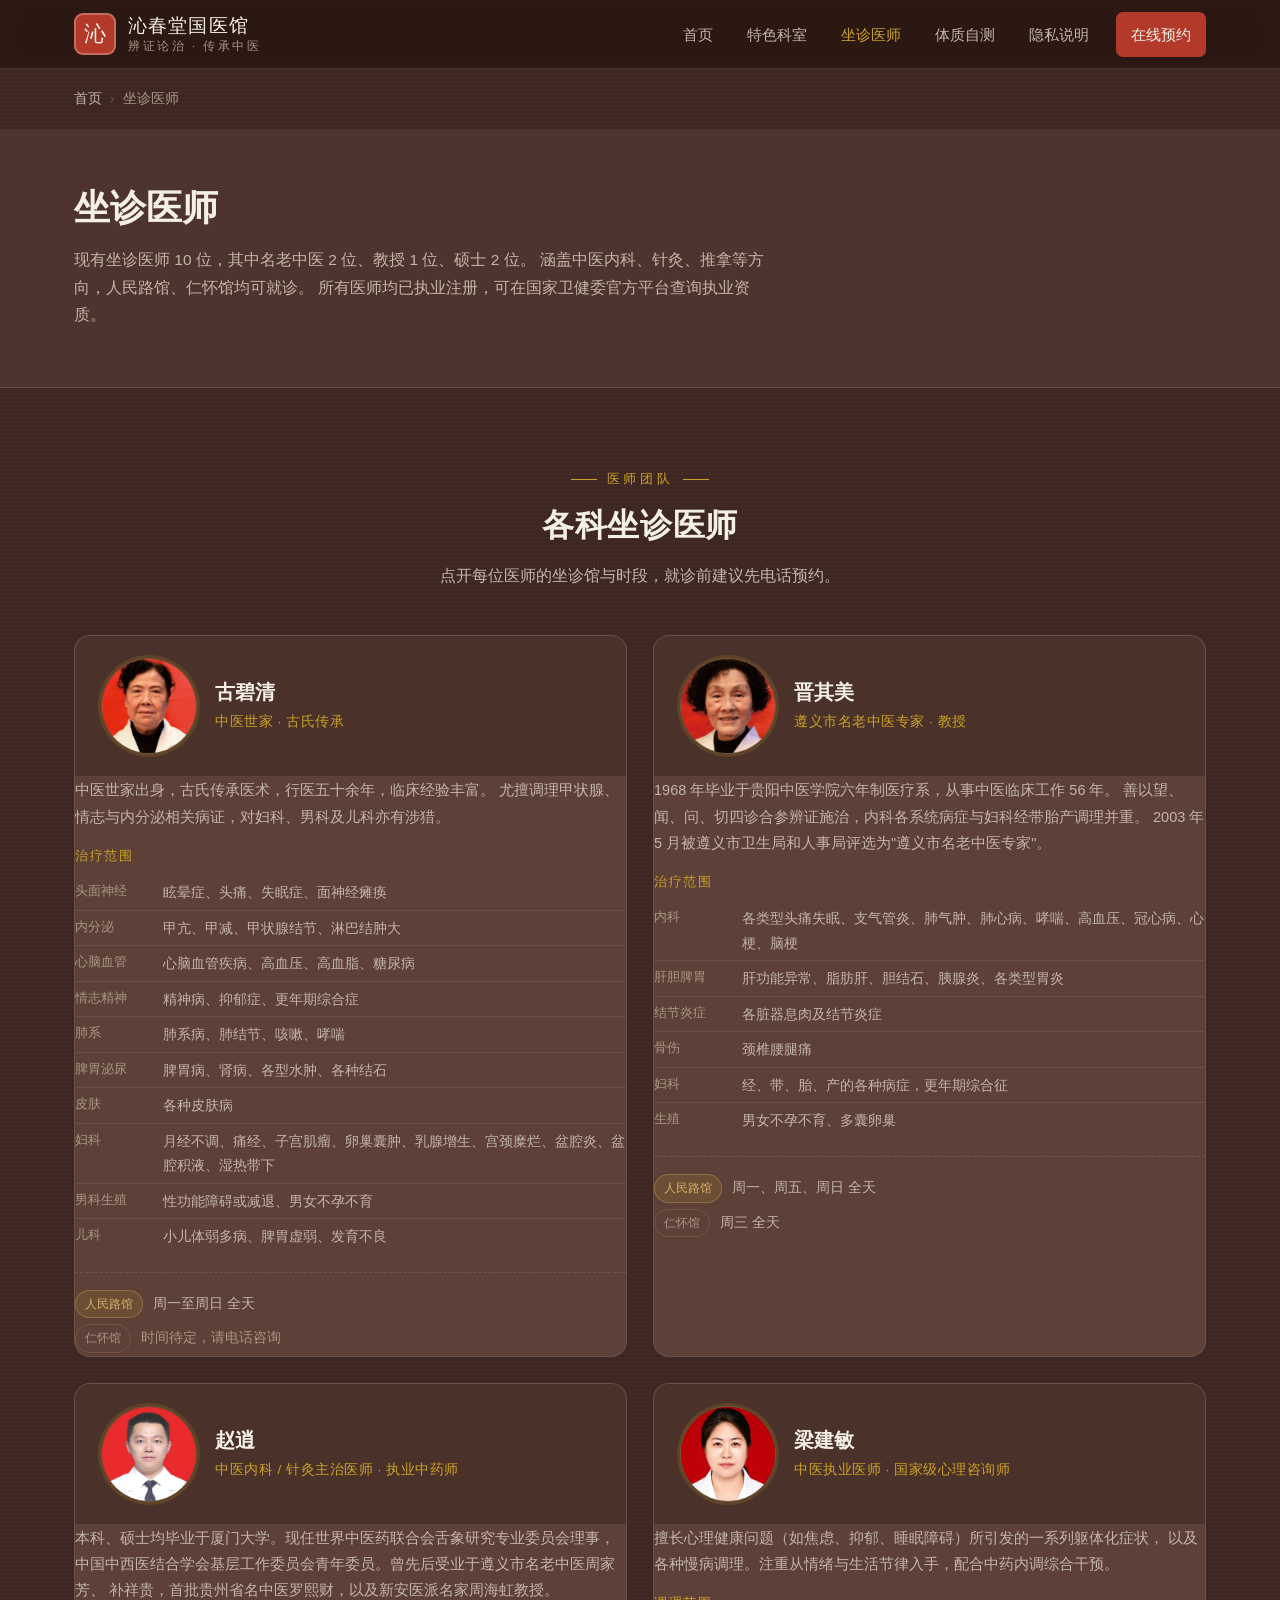
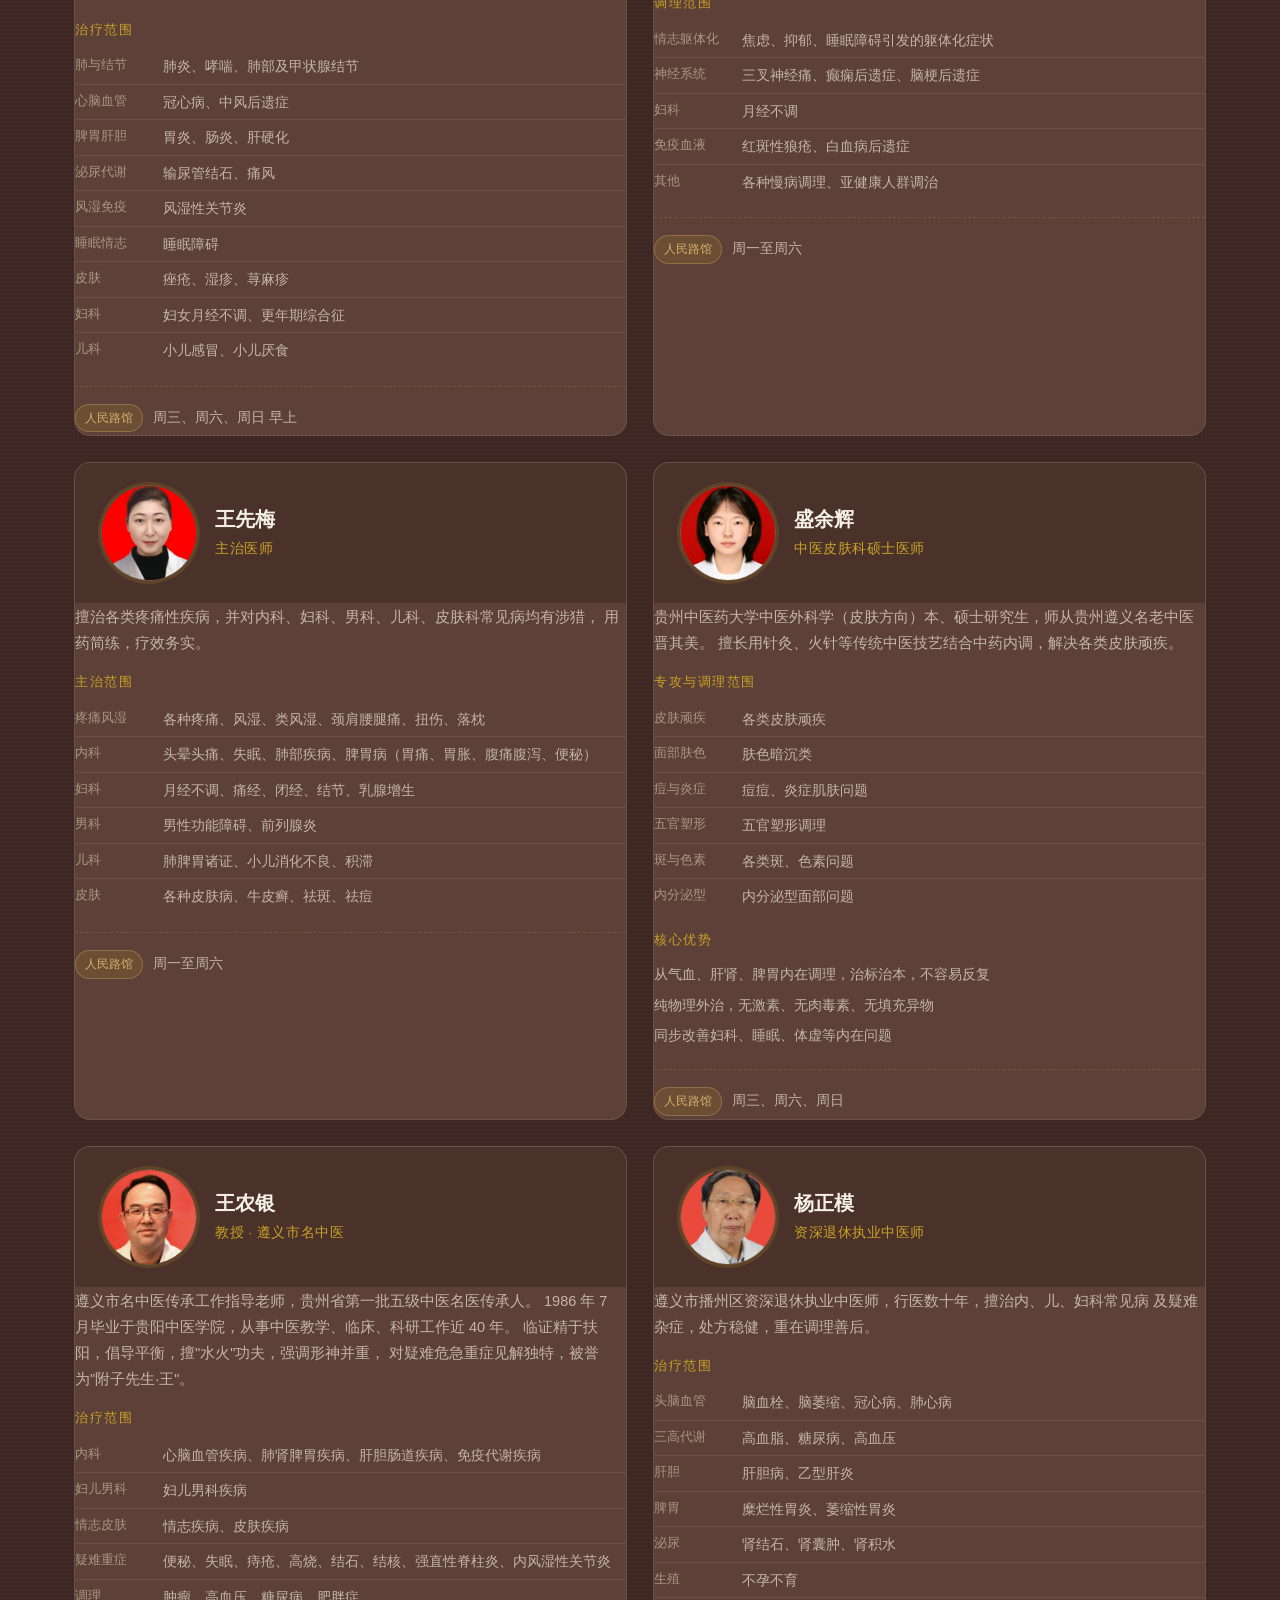
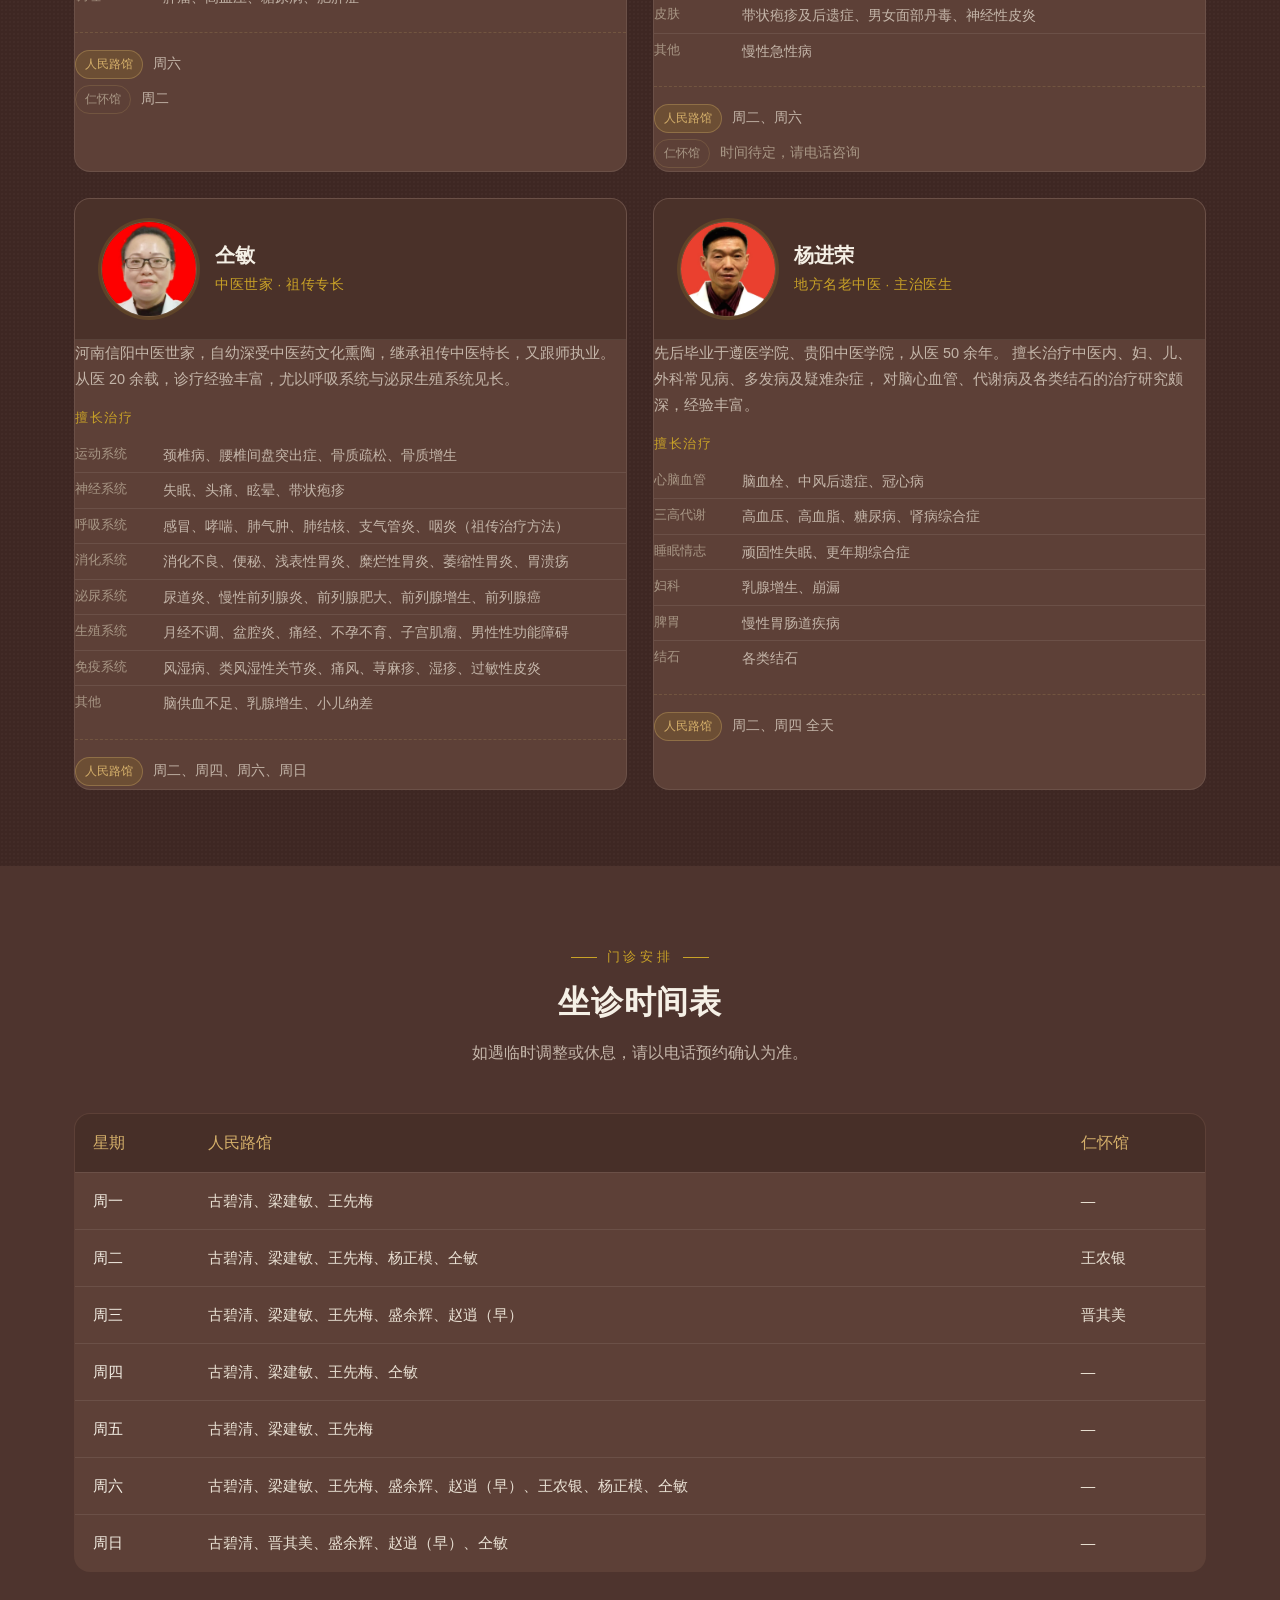
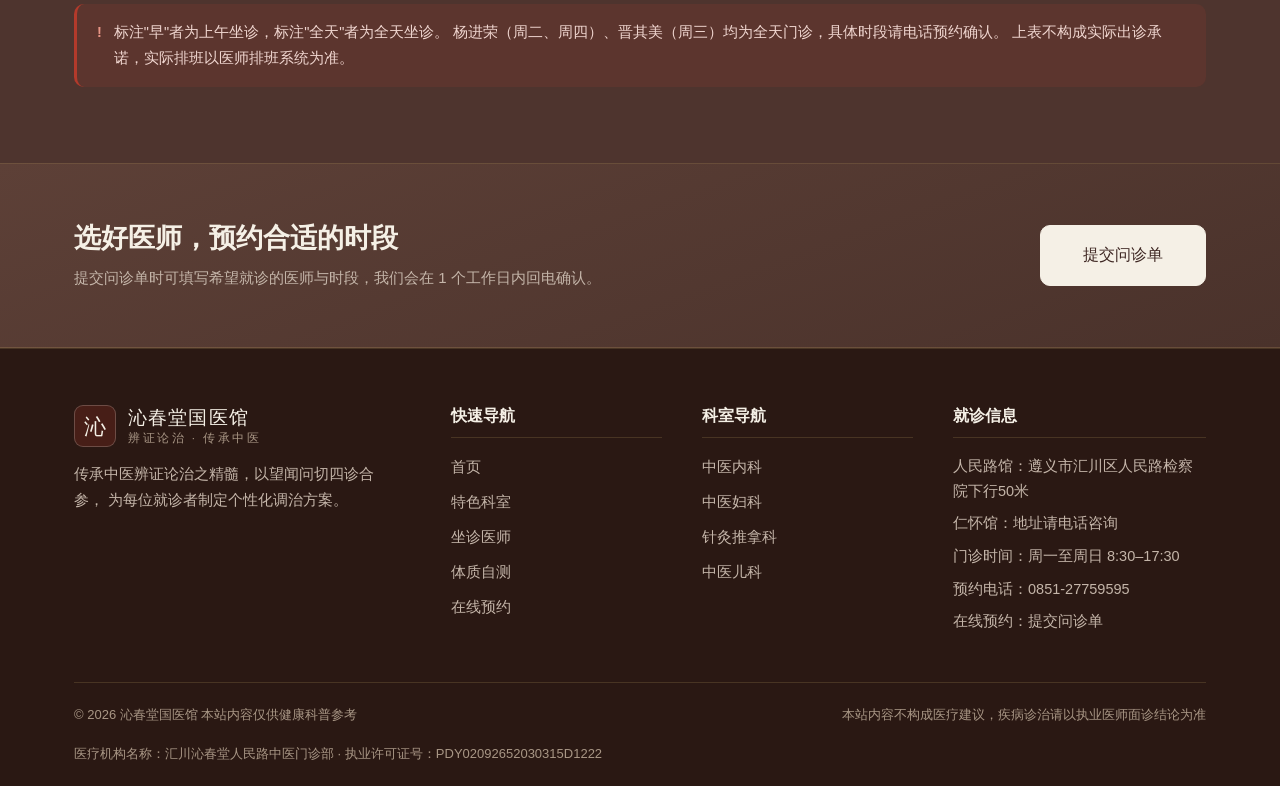
<file: doctors.html>
<!DOCTYPE html>
<html lang="zh-CN">
<head>
    <meta charset="UTF-8">
    <meta name="viewport" content="width=device-width, initial-scale=1.0">
    <meta name="description" content="沁春堂国医馆坐诊医师团队：古氏传承、名老中医专家、硕士等10位医师，涵盖中医内科、针灸、推拿等方向，含人民路馆与仁怀馆坐诊时间表。">
    <title>坐诊医师 | 沁春堂国医馆</title>
    <link rel="stylesheet" href="assets/css/style.css">
    <script src="assets/js/mp-detect.js"></script>
</head>
<body>

<header class="site-header">
    <div class="container site-header__inner">
        <a class="brand" href="index.html">
            <span class="brand__mark">沁</span>
            <span>
                <span class="brand__name">沁春堂国医馆</span>
                <span class="brand__sub">辨证论治 · 传承中医</span>
            </span>
        </a>
        <button class="nav-toggle" type="button" aria-label="展开导航菜单" aria-expanded="false">
            <span></span><span></span><span></span>
        </button>
        <nav class="site-nav" id="site-nav">
            <a href="index.html">首页</a>
            <a href="services.html">特色科室</a>
            <a href="doctors.html">坐诊医师</a>
            <a href="constitution.html">体质自测</a>
            <a href="privacy.html">隐私说明</a>
            <a href="consult.html" class="nav-cta">在线预约</a>
        </nav>
    </div>
</header>

<div class="container">
    <nav class="breadcrumb">
        <a href="index.html">首页</a><span>坐诊医师</span>
    </nav>
</div>

<section class="page-hero">
    <div class="container">
        <h1 class="page-hero__title">坐诊医师</h1>
        <p class="page-hero__desc">
            现有坐诊医师 10 位，其中名老中医 2 位、教授 1 位、硕士 2 位。
            涵盖中医内科、针灸、推拿等方向，人民路馆、仁怀馆均可就诊。
            所有医师均已执业注册，可在国家卫健委官方平台查询执业资质。
        </p>
    </div>
</section>

<!-- ===== 医师团队 ===== -->
<section class="section">
    <div class="container">
        <div class="section-head">
            <span class="section-head__eyebrow">医师团队</span>
            <h2 class="section-head__title">各科坐诊医师</h2>
            <p class="section-head__desc">点开每位医师的坐诊馆与时段，就诊前建议先电话预约。</p>
        </div>

        <div class="doctor-grid doctor-grid--wide">

            <!-- 1. 古碧清 -->
            <article class="doctor-card doctor-card--full">
                <div class="doctor-card__head">
                    <img class="doctor-card__avatar doctor-card__avatar--photo" src="assets/images/doctors/gu-biqing.jpg" alt="古碧清医师" loading="lazy">
                    <div class="doctor-card__headtext">
                        <h2 class="doctor-card__name">古碧清</h2>
                        <div class="doctor-card__title">中医世家 · 古氏传承</div>
                    </div>
                </div>
                <p class="doctor-card__desc">
                    中医世家出身，古氏传承医术，行医五十余年，临床经验丰富。
                    尤擅调理甲状腺、情志与内分泌相关病证，对妇科、男科及儿科亦有涉猎。
                </p>
                <div class="doctor-card__scope">
                    <h3 class="doctor-card__scope-title">治疗范围</h3>
                    <ul class="scope-list">
                        <li><span class="scope-list__key">头面神经</span><span class="scope-list__val">眩晕症、头痛、失眠症、面神经瘫痪</span></li>
                        <li><span class="scope-list__key">内分泌</span><span class="scope-list__val">甲亢、甲减、甲状腺结节、淋巴结肿大</span></li>
                        <li><span class="scope-list__key">心脑血管</span><span class="scope-list__val">心脑血管疾病、高血压、高血脂、糖尿病</span></li>
                        <li><span class="scope-list__key">情志精神</span><span class="scope-list__val">精神病、抑郁症、更年期综合症</span></li>
                        <li><span class="scope-list__key">肺系</span><span class="scope-list__val">肺系病、肺结节、咳嗽、哮喘</span></li>
                        <li><span class="scope-list__key">脾胃泌尿</span><span class="scope-list__val">脾胃病、肾病、各型水肿、各种结石</span></li>
                        <li><span class="scope-list__key">皮肤</span><span class="scope-list__val">各种皮肤病</span></li>
                        <li><span class="scope-list__key">妇科</span><span class="scope-list__val">月经不调、痛经、子宫肌瘤、卵巢囊肿、乳腺增生、宫颈糜烂、盆腔炎、盆腔积液、湿热带下</span></li>
                        <li><span class="scope-list__key">男科生殖</span><span class="scope-list__val">性功能障碍或减退、男女不孕不育</span></li>
                        <li><span class="scope-list__key">儿科</span><span class="scope-list__val">小儿体弱多病、脾胃虚弱、发育不良</span></li>
                    </ul>
                </div>
                <div class="doctor-card__meta">
                    <div class="clinic-row">
                        <span class="clinic-tag">人民路馆</span>
                        <span class="clinic-row__text">周一至周日 全天</span>
                    </div>
                    <div class="clinic-row">
                        <span class="clinic-tag clinic-tag--ghost">仁怀馆</span>
                        <span class="clinic-row__text clinic-row__text--muted">时间待定，请电话咨询</span>
                    </div>
                </div>
            </article>

            <!-- 2. 晋其美 -->
            <article class="doctor-card doctor-card--full">
                <div class="doctor-card__head">
                    <img class="doctor-card__avatar doctor-card__avatar--photo" src="assets/images/doctors/jin-qimei.jpg" alt="晋其美医师" loading="lazy">
                    <div class="doctor-card__headtext">
                        <h2 class="doctor-card__name">晋其美</h2>
                        <div class="doctor-card__title">遵义市名老中医专家 · 教授</div>
                    </div>
                </div>
                <p class="doctor-card__desc">
                    1968 年毕业于贵阳中医学院六年制医疗系，从事中医临床工作 56 年。
                    善以望、闻、问、切四诊合参辨证施治，内科各系统病症与妇科经带胎产调理并重。
                    2003 年 5 月被遵义市卫生局和人事局评选为"遵义市名老中医专家"。
                </p>
                <div class="doctor-card__scope">
                    <h3 class="doctor-card__scope-title">治疗范围</h3>
                    <ul class="scope-list">
                        <li><span class="scope-list__key">内科</span><span class="scope-list__val">各类型头痛失眠、支气管炎、肺气肿、肺心病、哮喘、高血压、冠心病、心梗、脑梗</span></li>
                        <li><span class="scope-list__key">肝胆脾胃</span><span class="scope-list__val">肝功能异常、脂肪肝、胆结石、胰腺炎、各类型胃炎</span></li>
                        <li><span class="scope-list__key">结节炎症</span><span class="scope-list__val">各脏器息肉及结节炎症</span></li>
                        <li><span class="scope-list__key">骨伤</span><span class="scope-list__val">颈椎腰腿痛</span></li>
                        <li><span class="scope-list__key">妇科</span><span class="scope-list__val">经、带、胎、产的各种病症，更年期综合征</span></li>
                        <li><span class="scope-list__key">生殖</span><span class="scope-list__val">男女不孕不育、多囊卵巢</span></li>
                    </ul>
                </div>
                <div class="doctor-card__meta">
                    <div class="clinic-row">
                        <span class="clinic-tag">人民路馆</span>
                        <span class="clinic-row__text">周一、周五、周日 全天</span>
                    </div>
                    <div class="clinic-row">
                        <span class="clinic-tag clinic-tag--ghost">仁怀馆</span>
                        <span class="clinic-row__text">周三 全天</span>
                    </div>
                </div>
            </article>

            <!-- 3. 赵逍 -->
            <article class="doctor-card doctor-card--full">
                <div class="doctor-card__head">
                    <img class="doctor-card__avatar doctor-card__avatar--photo" src="assets/images/doctors/zhao-xiao.jpg" alt="赵逍医师" loading="lazy">
                    <div class="doctor-card__headtext">
                        <h2 class="doctor-card__name">赵逍</h2>
                        <div class="doctor-card__title">中医内科 / 针灸主治医师 · 执业中药师</div>
                    </div>
                </div>
                <p class="doctor-card__desc">
                    本科、硕士均毕业于厦门大学。现任世界中医药联合会舌象研究专业委员会理事，
                    中国中西医结合学会基层工作委员会青年委员。曾先后受业于遵义市名老中医周家芳、
                    补祥贵，首批贵州省名中医罗熙财，以及新安医派名家周海虹教授。
                </p>
                <div class="doctor-card__scope">
                    <h3 class="doctor-card__scope-title">治疗范围</h3>
                    <ul class="scope-list">
                        <li><span class="scope-list__key">肺与结节</span><span class="scope-list__val">肺炎、哮喘、肺部及甲状腺结节</span></li>
                        <li><span class="scope-list__key">心脑血管</span><span class="scope-list__val">冠心病、中风后遗症</span></li>
                        <li><span class="scope-list__key">脾胃肝胆</span><span class="scope-list__val">胃炎、肠炎、肝硬化</span></li>
                        <li><span class="scope-list__key">泌尿代谢</span><span class="scope-list__val">输尿管结石、痛风</span></li>
                        <li><span class="scope-list__key">风湿免疫</span><span class="scope-list__val">风湿性关节炎</span></li>
                        <li><span class="scope-list__key">睡眠情志</span><span class="scope-list__val">睡眠障碍</span></li>
                        <li><span class="scope-list__key">皮肤</span><span class="scope-list__val">痤疮、湿疹、荨麻疹</span></li>
                        <li><span class="scope-list__key">妇科</span><span class="scope-list__val">妇女月经不调、更年期综合征</span></li>
                        <li><span class="scope-list__key">儿科</span><span class="scope-list__val">小儿感冒、小儿厌食</span></li>
                    </ul>
                </div>
                <div class="doctor-card__meta">
                    <div class="clinic-row">
                        <span class="clinic-tag">人民路馆</span>
                        <span class="clinic-row__text">周三、周六、周日 早上</span>
                    </div>
                </div>
            </article>

            <!-- 4. 梁建敏 -->
            <article class="doctor-card doctor-card--full">
                <div class="doctor-card__head">
                    <img class="doctor-card__avatar doctor-card__avatar--photo" src="assets/images/doctors/liang-jianmin.jpg" alt="梁建敏医师" loading="lazy">
                    <div class="doctor-card__headtext">
                        <h2 class="doctor-card__name">梁建敏</h2>
                        <div class="doctor-card__title">中医执业医师 · 国家级心理咨询师</div>
                    </div>
                </div>
                <p class="doctor-card__desc">
                    擅长心理健康问题（如焦虑、抑郁、睡眠障碍）所引发的一系列躯体化症状，
                    以及各种慢病调理。注重从情绪与生活节律入手，配合中药内调综合干预。
                </p>
                <div class="doctor-card__scope">
                    <h3 class="doctor-card__scope-title">调理范围</h3>
                    <ul class="scope-list">
                        <li><span class="scope-list__key">情志躯体化</span><span class="scope-list__val">焦虑、抑郁、睡眠障碍引发的躯体化症状</span></li>
                        <li><span class="scope-list__key">神经系统</span><span class="scope-list__val">三叉神经痛、癫痫后遗症、脑梗后遗症</span></li>
                        <li><span class="scope-list__key">妇科</span><span class="scope-list__val">月经不调</span></li>
                        <li><span class="scope-list__key">免疫血液</span><span class="scope-list__val">红斑性狼疮、白血病后遗症</span></li>
                        <li><span class="scope-list__key">其他</span><span class="scope-list__val">各种慢病调理、亚健康人群调治</span></li>
                    </ul>
                </div>
                <div class="doctor-card__meta">
                    <div class="clinic-row">
                        <span class="clinic-tag">人民路馆</span>
                        <span class="clinic-row__text">周一至周六</span>
                    </div>
                </div>
            </article>

            <!-- 5. 王先梅 -->
            <article class="doctor-card doctor-card--full">
                <div class="doctor-card__head">
                    <img class="doctor-card__avatar doctor-card__avatar--photo" src="assets/images/doctors/wang-xianmei.jpg" alt="王先梅医师" loading="lazy">
                    <div class="doctor-card__headtext">
                        <h2 class="doctor-card__name">王先梅</h2>
                        <div class="doctor-card__title">主治医师</div>
                    </div>
                </div>
                <p class="doctor-card__desc">
                    擅治各类疼痛性疾病，并对内科、妇科、男科、儿科、皮肤科常见病均有涉猎，
                    用药简练，疗效务实。
                </p>
                <div class="doctor-card__scope">
                    <h3 class="doctor-card__scope-title">主治范围</h3>
                    <ul class="scope-list">
                        <li><span class="scope-list__key">疼痛风湿</span><span class="scope-list__val">各种疼痛、风湿、类风湿、颈肩腰腿痛、扭伤、落枕</span></li>
                        <li><span class="scope-list__key">内科</span><span class="scope-list__val">头晕头痛、失眠、肺部疾病、脾胃病（胃痛、胃胀、腹痛腹泻、便秘）</span></li>
                        <li><span class="scope-list__key">妇科</span><span class="scope-list__val">月经不调、痛经、闭经、结节、乳腺增生</span></li>
                        <li><span class="scope-list__key">男科</span><span class="scope-list__val">男性功能障碍、前列腺炎</span></li>
                        <li><span class="scope-list__key">儿科</span><span class="scope-list__val">肺脾胃诸证、小儿消化不良、积滞</span></li>
                        <li><span class="scope-list__key">皮肤</span><span class="scope-list__val">各种皮肤病、牛皮癣、祛斑、祛痘</span></li>
                    </ul>
                </div>
                <div class="doctor-card__meta">
                    <div class="clinic-row">
                        <span class="clinic-tag">人民路馆</span>
                        <span class="clinic-row__text">周一至周六</span>
                    </div>
                </div>
            </article>

            <!-- 6. 盛余辉 -->
            <article class="doctor-card doctor-card--full">
                <div class="doctor-card__head">
                    <img class="doctor-card__avatar doctor-card__avatar--photo" src="assets/images/doctors/sheng-yuhui.jpg" alt="盛余辉医师" loading="lazy">
                    <div class="doctor-card__headtext">
                        <h2 class="doctor-card__name">盛余辉</h2>
                        <div class="doctor-card__title">中医皮肤科硕士医师</div>
                    </div>
                </div>
                <p class="doctor-card__desc">
                    贵州中医药大学中医外科学（皮肤方向）本、硕士研究生，师从贵州遵义名老中医晋其美。
                    擅长用针灸、火针等传统中医技艺结合中药内调，解决各类皮肤顽疾。
                </p>
                <div class="doctor-card__scope">
                    <h3 class="doctor-card__scope-title">专攻与调理范围</h3>
                    <ul class="scope-list">
                        <li><span class="scope-list__key">皮肤顽疾</span><span class="scope-list__val">各类皮肤顽疾</span></li>
                        <li><span class="scope-list__key">面部肤色</span><span class="scope-list__val">肤色暗沉类</span></li>
                        <li><span class="scope-list__key">痘与炎症</span><span class="scope-list__val">痘痘、炎症肌肤问题</span></li>
                        <li><span class="scope-list__key">五官塑形</span><span class="scope-list__val">五官塑形调理</span></li>
                        <li><span class="scope-list__key">斑与色素</span><span class="scope-list__val">各类斑、色素问题</span></li>
                        <li><span class="scope-list__key">内分泌型</span><span class="scope-list__val">内分泌型面部问题</span></li>
                    </ul>
                </div>
                <div class="doctor-card__scope doctor-card__scope--flat">
                    <h3 class="doctor-card__scope-title">核心优势</h3>
                    <ul class="scope-list scope-list--plain">
                        <li><span class="scope-list__val">从气血、肝肾、脾胃内在调理，治标治本，不容易反复</span></li>
                        <li><span class="scope-list__val">纯物理外治，无激素、无肉毒素、无填充异物</span></li>
                        <li><span class="scope-list__val">同步改善妇科、睡眠、体虚等内在问题</span></li>
                    </ul>
                </div>
                <div class="doctor-card__meta">
                    <div class="clinic-row">
                        <span class="clinic-tag">人民路馆</span>
                        <span class="clinic-row__text">周三、周六、周日</span>
                    </div>
                </div>
            </article>

            <!-- 7. 王农银 -->
            <article class="doctor-card doctor-card--full">
                <div class="doctor-card__head">
                    <img class="doctor-card__avatar doctor-card__avatar--photo" src="assets/images/doctors/wang-nongyin.jpg" alt="王农银医师" loading="lazy">
                    <div class="doctor-card__headtext">
                        <h2 class="doctor-card__name">王农银</h2>
                        <div class="doctor-card__title">教授 · 遵义市名中医</div>
                    </div>
                </div>
                <p class="doctor-card__desc">
                    遵义市名中医传承工作指导老师，贵州省第一批五级中医名医传承人。
                    1986 年 7 月毕业于贵阳中医学院，从事中医教学、临床、科研工作近 40 年。
                    临证精于扶阳，倡导平衡，擅"水火"功夫，强调形神并重，
                    对疑难危急重症见解独特，被誉为"附子先生·王"。
                </p>
                <div class="doctor-card__scope">
                    <h3 class="doctor-card__scope-title">治疗范围</h3>
                    <ul class="scope-list">
                        <li><span class="scope-list__key">内科</span><span class="scope-list__val">心脑血管疾病、肺肾脾胃疾病、肝胆肠道疾病、免疫代谢疾病</span></li>
                        <li><span class="scope-list__key">妇儿男科</span><span class="scope-list__val">妇儿男科疾病</span></li>
                        <li><span class="scope-list__key">情志皮肤</span><span class="scope-list__val">情志疾病、皮肤疾病</span></li>
                        <li><span class="scope-list__key">疑难重症</span><span class="scope-list__val">便秘、失眠、痔疮、高烧、结石、结核、强直性脊柱炎、内风湿性关节炎</span></li>
                        <li><span class="scope-list__key">调理</span><span class="scope-list__val">肿瘤、高血压、糖尿病、肥胖症</span></li>
                    </ul>
                </div>
                <div class="doctor-card__meta">
                    <div class="clinic-row">
                        <span class="clinic-tag">人民路馆</span>
                        <span class="clinic-row__text">周六</span>
                    </div>
                    <div class="clinic-row">
                        <span class="clinic-tag clinic-tag--ghost">仁怀馆</span>
                        <span class="clinic-row__text">周二</span>
                    </div>
                </div>
            </article>

            <!-- 8. 杨正模 -->
            <article class="doctor-card doctor-card--full">
                <div class="doctor-card__head">
                    <img class="doctor-card__avatar doctor-card__avatar--photo" src="assets/images/doctors/yang-zhengmo.jpg" alt="杨正模医师" loading="lazy">
                    <div class="doctor-card__headtext">
                        <h2 class="doctor-card__name">杨正模</h2>
                        <div class="doctor-card__title">资深退休执业中医师</div>
                    </div>
                </div>
                <p class="doctor-card__desc">
                    遵义市播州区资深退休执业中医师，行医数十年，擅治内、儿、妇科常见病
                    及疑难杂症，处方稳健，重在调理善后。
                </p>
                <div class="doctor-card__scope">
                    <h3 class="doctor-card__scope-title">治疗范围</h3>
                    <ul class="scope-list">
                        <li><span class="scope-list__key">头脑血管</span><span class="scope-list__val">脑血栓、脑萎缩、冠心病、肺心病</span></li>
                        <li><span class="scope-list__key">三高代谢</span><span class="scope-list__val">高血脂、糖尿病、高血压</span></li>
                        <li><span class="scope-list__key">肝胆</span><span class="scope-list__val">肝胆病、乙型肝炎</span></li>
                        <li><span class="scope-list__key">脾胃</span><span class="scope-list__val">糜烂性胃炎、萎缩性胃炎</span></li>
                        <li><span class="scope-list__key">泌尿</span><span class="scope-list__val">肾结石、肾囊肿、肾积水</span></li>
                        <li><span class="scope-list__key">生殖</span><span class="scope-list__val">不孕不育</span></li>
                        <li><span class="scope-list__key">皮肤</span><span class="scope-list__val">带状疱疹及后遗症、男女面部丹毒、神经性皮炎</span></li>
                        <li><span class="scope-list__key">其他</span><span class="scope-list__val">慢性急性病</span></li>
                    </ul>
                </div>
                <div class="doctor-card__meta">
                    <div class="clinic-row">
                        <span class="clinic-tag">人民路馆</span>
                        <span class="clinic-row__text">周二、周六</span>
                    </div>
                    <div class="clinic-row">
                        <span class="clinic-tag clinic-tag--ghost">仁怀馆</span>
                        <span class="clinic-row__text clinic-row__text--muted">时间待定，请电话咨询</span>
                    </div>
                </div>
            </article>

            <!-- 9. 仝敏 -->
            <article class="doctor-card doctor-card--full">
                <div class="doctor-card__head">
                    <img class="doctor-card__avatar doctor-card__avatar--photo" src="assets/images/doctors/tong-min.jpg" alt="仝敏医师" loading="lazy">
                    <div class="doctor-card__headtext">
                        <h2 class="doctor-card__name">仝敏</h2>
                        <div class="doctor-card__title">中医世家 · 祖传专长</div>
                    </div>
                </div>
                <p class="doctor-card__desc">
                    河南信阳中医世家，自幼深受中医药文化熏陶，继承祖传中医特长，又跟师执业。
                    从医 20 余载，诊疗经验丰富，尤以呼吸系统与泌尿生殖系统见长。
                </p>
                <div class="doctor-card__scope">
                    <h3 class="doctor-card__scope-title">擅长治疗</h3>
                    <ul class="scope-list">
                        <li><span class="scope-list__key">运动系统</span><span class="scope-list__val">颈椎病、腰椎间盘突出症、骨质疏松、骨质增生</span></li>
                        <li><span class="scope-list__key">神经系统</span><span class="scope-list__val">失眠、头痛、眩晕、带状疱疹</span></li>
                        <li><span class="scope-list__key">呼吸系统</span><span class="scope-list__val">感冒、哮喘、肺气肿、肺结核、支气管炎、咽炎（祖传治疗方法）</span></li>
                        <li><span class="scope-list__key">消化系统</span><span class="scope-list__val">消化不良、便秘、浅表性胃炎、糜烂性胃炎、萎缩性胃炎、胃溃疡</span></li>
                        <li><span class="scope-list__key">泌尿系统</span><span class="scope-list__val">尿道炎、慢性前列腺炎、前列腺肥大、前列腺增生、前列腺癌</span></li>
                        <li><span class="scope-list__key">生殖系统</span><span class="scope-list__val">月经不调、盆腔炎、痛经、不孕不育、子宫肌瘤、男性性功能障碍</span></li>
                        <li><span class="scope-list__key">免疫系统</span><span class="scope-list__val">风湿病、类风湿性关节炎、痛风、荨麻疹、湿疹、过敏性皮炎</span></li>
                        <li><span class="scope-list__key">其他</span><span class="scope-list__val">脑供血不足、乳腺增生、小儿纳差</span></li>
                    </ul>
                </div>
                <div class="doctor-card__meta">
                    <div class="clinic-row">
                        <span class="clinic-tag">人民路馆</span>
                        <span class="clinic-row__text">周二、周四、周六、周日</span>
                    </div>
                </div>
            </article>

            <!-- 10. 杨进荣 -->
            <article class="doctor-card doctor-card--full">
                <div class="doctor-card__head">
                    <img class="doctor-card__avatar doctor-card__avatar--photo" src="assets/images/doctors/yang-jinrong.jpg" alt="杨进荣医师" loading="lazy">
                    <div class="doctor-card__headtext">
                        <h2 class="doctor-card__name">杨进荣</h2>
                        <div class="doctor-card__title">地方名老中医 · 主治医生</div>
                    </div>
                </div>
                <p class="doctor-card__desc">
                    先后毕业于遵医学院、贵阳中医学院，从医 50 余年。
                    擅长治疗中医内、妇、儿、外科常见病、多发病及疑难杂症，
                    对脑心血管、代谢病及各类结石的治疗研究颇深，经验丰富。
                </p>
                <div class="doctor-card__scope">
                    <h3 class="doctor-card__scope-title">擅长治疗</h3>
                    <ul class="scope-list">
                        <li><span class="scope-list__key">心脑血管</span><span class="scope-list__val">脑血栓、中风后遗症、冠心病</span></li>
                        <li><span class="scope-list__key">三高代谢</span><span class="scope-list__val">高血压、高血脂、糖尿病、肾病综合症</span></li>
                        <li><span class="scope-list__key">睡眠情志</span><span class="scope-list__val">顽固性失眠、更年期综合症</span></li>
                        <li><span class="scope-list__key">妇科</span><span class="scope-list__val">乳腺增生、崩漏</span></li>
                        <li><span class="scope-list__key">脾胃</span><span class="scope-list__val">慢性胃肠道疾病</span></li>
                        <li><span class="scope-list__key">结石</span><span class="scope-list__val">各类结石</span></li>
                    </ul>
                </div>
                <div class="doctor-card__meta">
                    <div class="clinic-row">
                        <span class="clinic-tag">人民路馆</span>
                        <span class="clinic-row__text">周二、周四 全天</span>
                    </div>
                </div>
            </article>

        </div>
    </div>
</section>

<!-- ===== 坐诊时间表 ===== -->
<section class="section section--wood-deep">
    <div class="container">
        <div class="section-head">
            <span class="section-head__eyebrow">门诊安排</span>
            <h2 class="section-head__title">坐诊时间表</h2>
            <p class="section-head__desc">如遇临时调整或休息，请以电话预约确认为准。</p>
        </div>

        <div style="overflow-x:auto;">
            <table class="schedule-table">
                <thead>
                    <tr>
                        <th>星期</th>
                        <th>人民路馆</th>
                        <th>仁怀馆</th>
                    </tr>
                </thead>
                <tbody>
                    <tr>
                        <td>周一</td>
                        <td>古碧清、梁建敏、王先梅</td>
                        <td>—</td>
                    </tr>
                    <tr>
                        <td>周二</td>
                        <td>古碧清、梁建敏、王先梅、杨正模、仝敏</td>
                        <td>王农银</td>
                    </tr>
                    <tr>
                        <td>周三</td>
                        <td>古碧清、梁建敏、王先梅、盛余辉、赵逍（早）</td>
                        <td>晋其美</td>
                    </tr>
                    <tr>
                        <td>周四</td>
                        <td>古碧清、梁建敏、王先梅、仝敏</td>
                        <td>—</td>
                    </tr>
                    <tr>
                        <td>周五</td>
                        <td>古碧清、梁建敏、王先梅</td>
                        <td>—</td>
                    </tr>
                    <tr>
                        <td>周六</td>
                        <td>古碧清、梁建敏、王先梅、盛余辉、赵逍（早）、王农银、杨正模、仝敏</td>
                        <td>—</td>
                    </tr>
                    <tr>
                        <td>周日</td>
                        <td>古碧清、晋其美、盛余辉、赵逍（早）、仝敏</td>
                        <td>—</td>
                    </tr>
                </tbody>
            </table>
        </div>

        <div class="notice" style="margin-top:32px;">
            <span class="notice__icon">!</span>
            <div>
                标注"早"者为上午坐诊，标注"全天"者为全天坐诊。
                杨进荣（周二、周四）、晋其美（周三）均为全天门诊，具体时段请电话预约确认。
                上表不构成实际出诊承诺，实际排班以医师排班系统为准。
            </div>
        </div>
    </div>
</section>

<section class="cta-band">
    <div class="container cta-band__inner">
        <div>
            <h2 class="cta-band__title">选好医师，预约合适的时段</h2>
            <p class="cta-band__desc">提交问诊单时可填写希望就诊的医师与时段，我们会在 1 个工作日内回电确认。</p>
        </div>
        <a href="consult.html" class="btn btn--light btn--lg">提交问诊单</a>
    </div>
</section>

<footer class="site-footer">
    <div class="container">
        <div class="site-footer__grid">
            <div class="site-footer__brand">
                <a class="brand" href="index.html" style="margin-bottom:14px;">
                    <span class="brand__mark">沁</span>
                    <span>
                        <span class="brand__name" style="color:var(--text-strong);">沁春堂国医馆</span>
                        <span class="brand__sub">辨证论治 · 传承中医</span>
                    </span>
                </a>
                <p style="max-width:300px;">
                    传承中医辨证论治之精髓，以望闻问切四诊合参，
                    为每位就诊者制定个性化调治方案。
                </p>
            </div>
            <div>
                <h3 class="site-footer__title">快速导航</h3>
                <ul class="site-footer__list">
                    <li><a href="index.html">首页</a></li>
                    <li><a href="services.html">特色科室</a></li>
                    <li><a href="doctors.html">坐诊医师</a></li>
                    <li><a href="constitution.html">体质自测</a></li>
                    <li><a href="consult.html">在线预约</a></li>
                </ul>
            </div>
            <div>
                <h3 class="site-footer__title">科室导航</h3>
                <ul class="site-footer__list">
                    <li><a href="services.html#internal">中医内科</a></li>
                    <li><a href="services.html#gyn">中医妇科</a></li>
                    <li><a href="services.html#acu">针灸推拿科</a></li>
                    <li><a href="services.html#pedi">中医儿科</a></li>
                </ul>
            </div>
            <div>
                <h3 class="site-footer__title">就诊信息</h3>
                <ul class="site-footer__contact">
                    <li>人民路馆：遵义市汇川区人民路检察院下行50米</li>
                    <li>仁怀馆：地址请电话咨询</li>
                    <li>门诊时间：周一至周日 8:30–17:30</li>
                    <li>预约电话：0851-27759595</li>
                    <li>在线预约：<a href="consult.html">提交问诊单</a></li>
                </ul>
            </div>
        </div>
        <div class="site-footer__bottom">
            <span>© <span id="year">2026</span> 沁春堂国医馆 本站内容仅供健康科普参考</span>
            <span>本站内容不构成医疗建议，疾病诊治请以执业医师面诊结论为准</span>
            <span>医疗机构名称：汇川沁春堂人民路中医门诊部 · 执业许可证号：PDY02092652030315D1222</span>
        </div>
    </div>
</footer>

<script src="assets/js/main.js"></script>
</body>
</html>
</file>
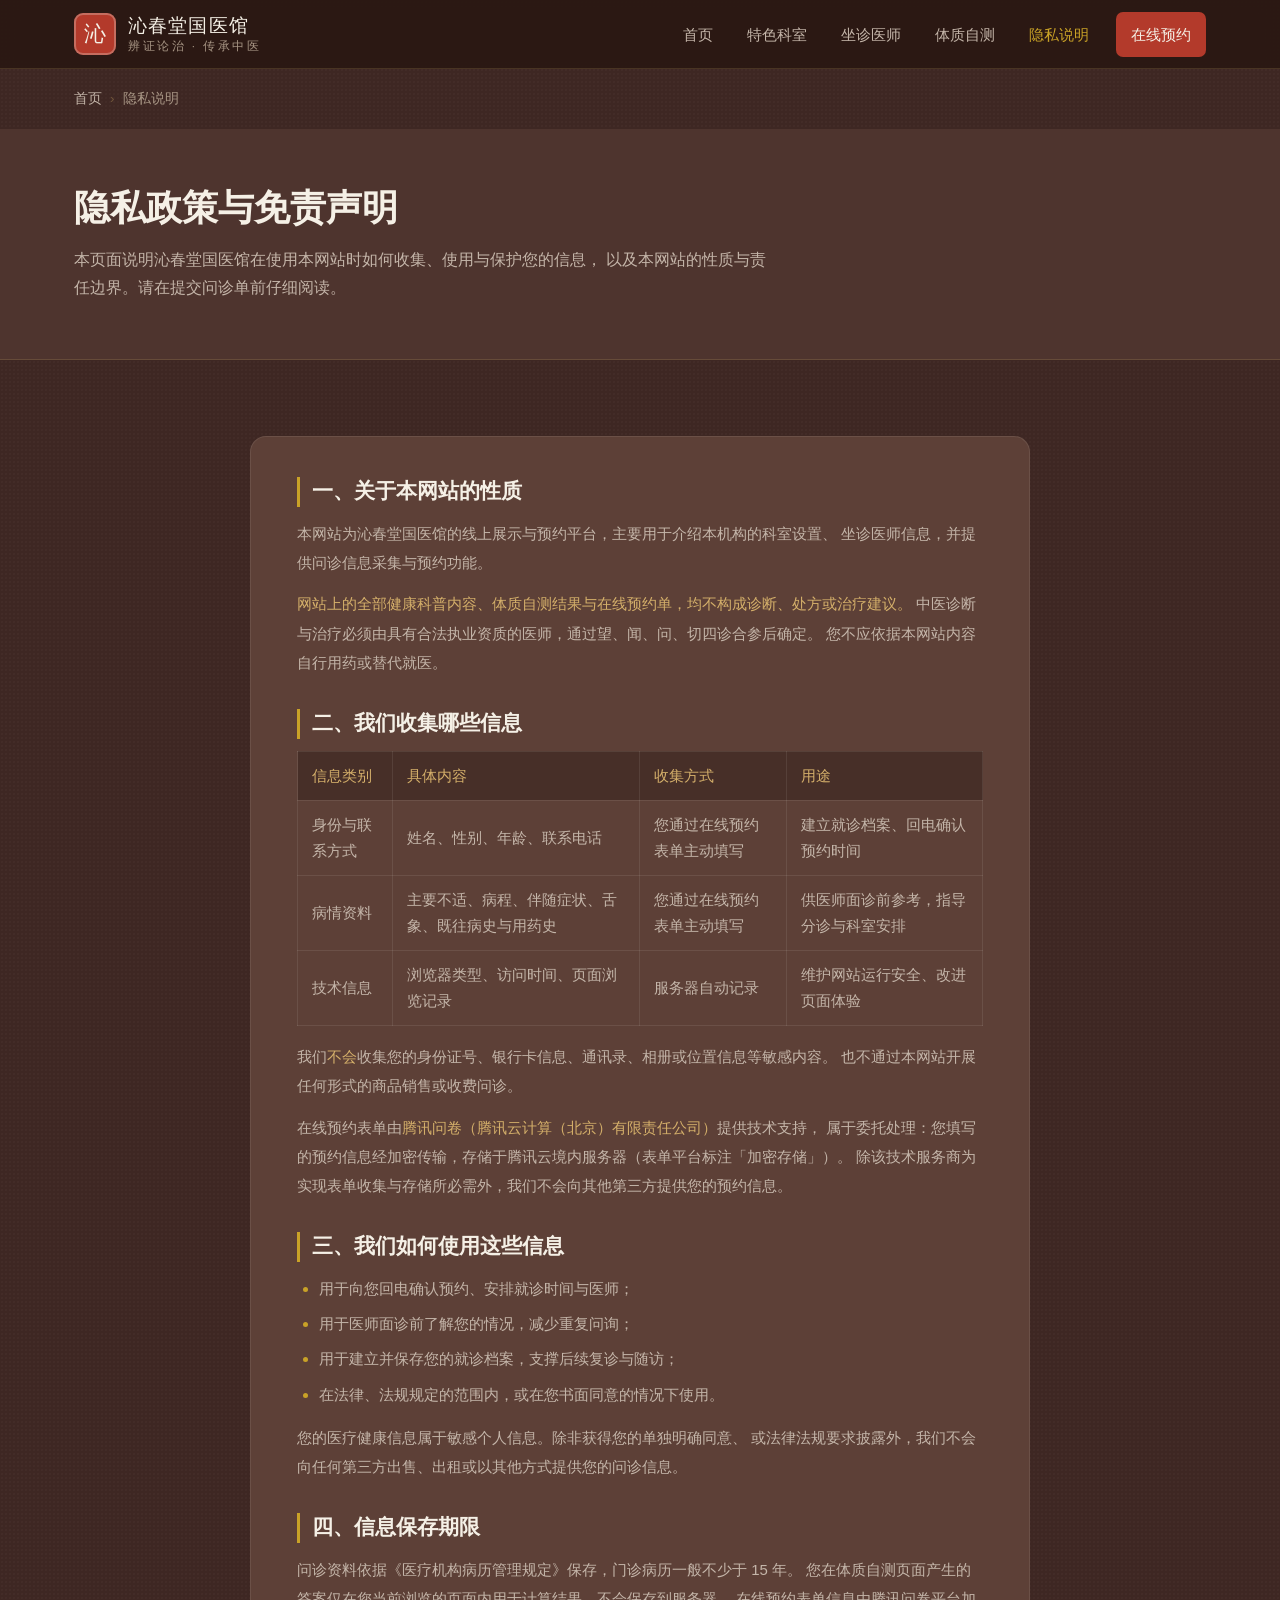
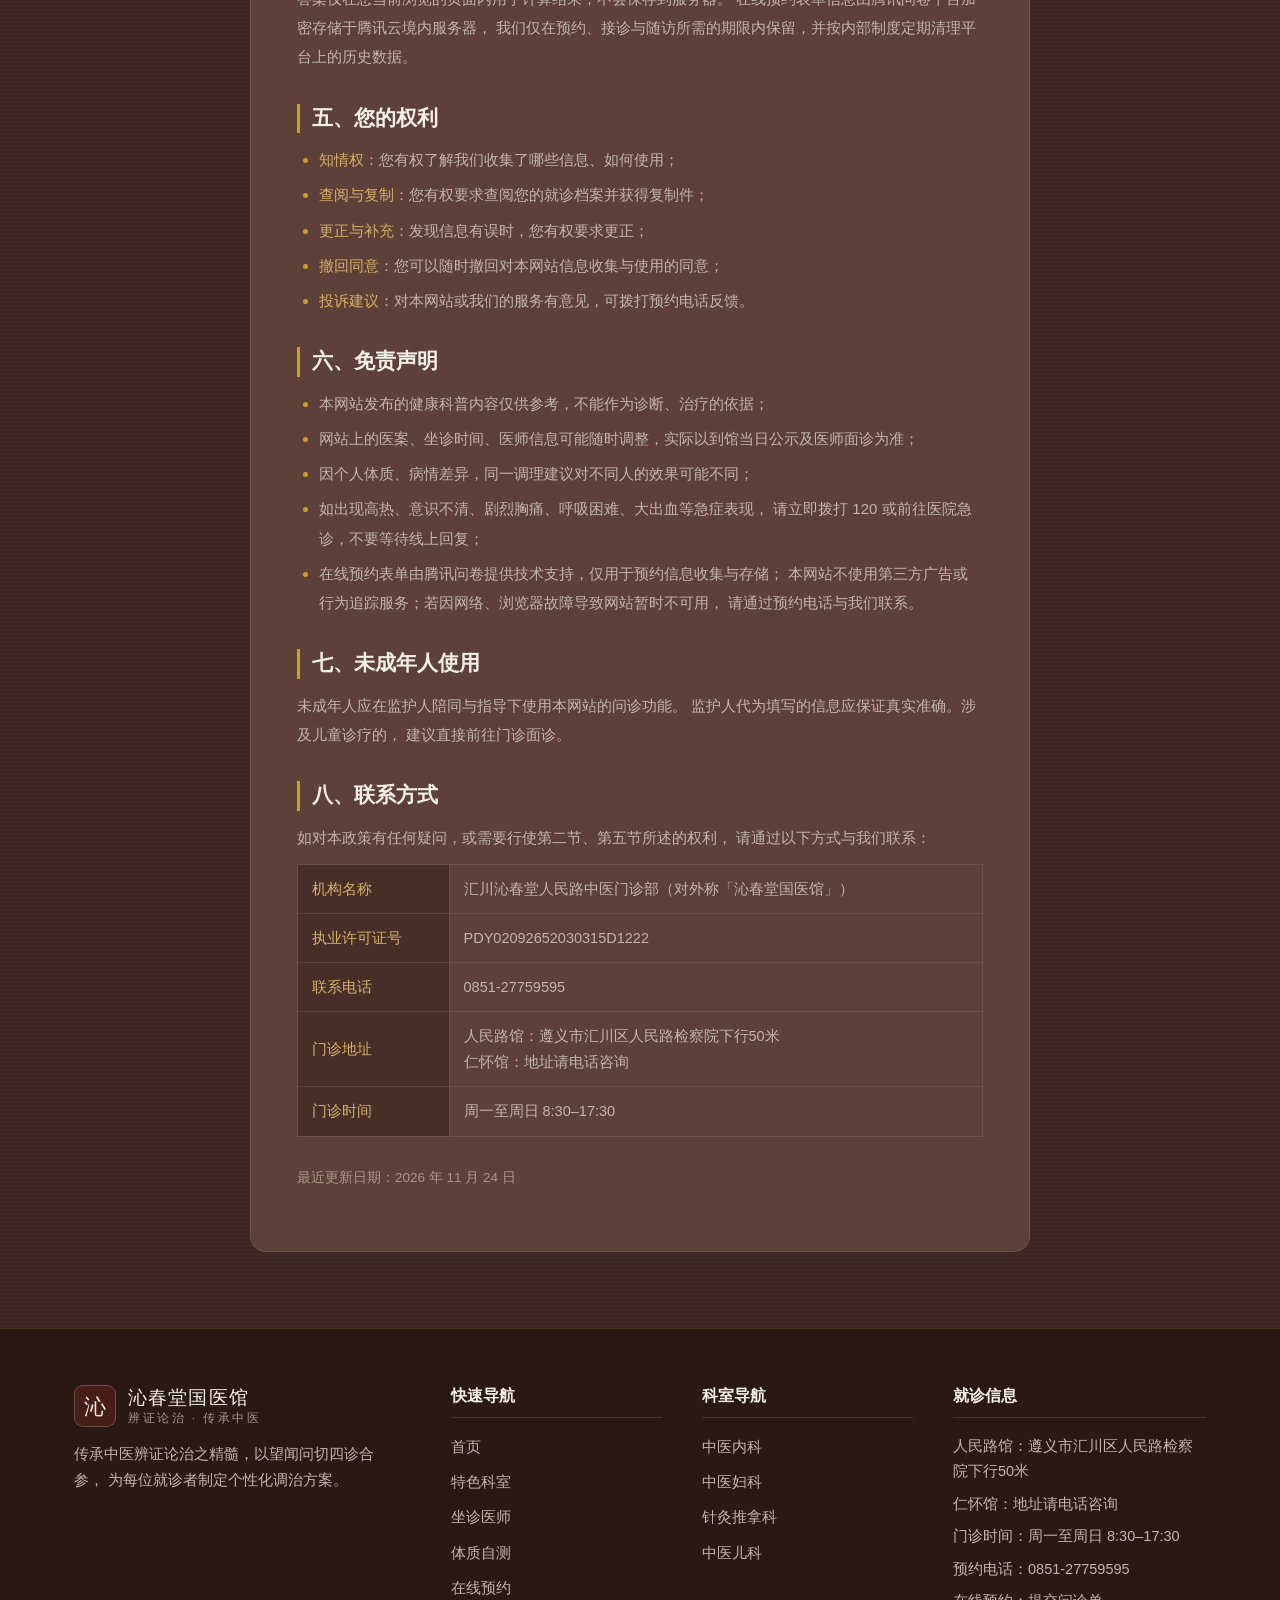
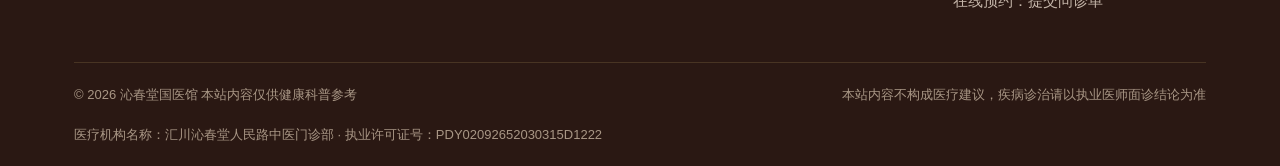
<file: privacy.html>
<!DOCTYPE html>
<html lang="zh-CN">
<head>
    <meta charset="UTF-8">
    <meta name="viewport" content="width=device-width, initial-scale=1.0">
    <meta name="description" content="沁春堂国医馆隐私政策与免责声明：信息收集范围、使用方式、患者权利与医疗免责声明。">
    <title>隐私说明 | 沁春堂国医馆</title>
    <link rel="stylesheet" href="assets/css/style.css">
    <script src="assets/js/mp-detect.js"></script>
</head>
<body>

<header class="site-header">
    <div class="container site-header__inner">
        <a class="brand" href="index.html">
            <span class="brand__mark">沁</span>
            <span>
                <span class="brand__name">沁春堂国医馆</span>
                <span class="brand__sub">辨证论治 · 传承中医</span>
            </span>
        </a>
        <button class="nav-toggle" type="button" aria-label="展开导航菜单" aria-expanded="false">
            <span></span><span></span><span></span>
        </button>
        <nav class="site-nav" id="site-nav">
            <a href="index.html">首页</a>
            <a href="services.html">特色科室</a>
            <a href="doctors.html">坐诊医师</a>
            <a href="constitution.html">体质自测</a>
            <a href="privacy.html">隐私说明</a>
            <a href="consult.html" class="nav-cta">在线预约</a>
        </nav>
    </div>
</header>

<div class="container">
    <nav class="breadcrumb">
        <a href="index.html">首页</a><span>隐私说明</span>
    </nav>
</div>

<section class="page-hero">
    <div class="container">
        <h1 class="page-hero__title">隐私政策与免责声明</h1>
        <p class="page-hero__desc">
            本页面说明沁春堂国医馆在使用本网站时如何收集、使用与保护您的信息，
            以及本网站的性质与责任边界。请在提交问诊单前仔细阅读。
        </p>
    </div>
</section>

<section class="section">
    <div class="container">
        <div class="policy-wrap">

            <h2>一、关于本网站的性质</h2>
            <p>
                本网站为沁春堂国医馆的线上展示与预约平台，主要用于介绍本机构的科室设置、
                坐诊医师信息，并提供问诊信息采集与预约功能。
            </p>
            <p>
                <strong>网站上的全部健康科普内容、体质自测结果与在线预约单，均不构成诊断、处方或治疗建议。</strong>
                中医诊断与治疗必须由具有合法执业资质的医师，通过望、闻、问、切四诊合参后确定。
                您不应依据本网站内容自行用药或替代就医。
            </p>

            <h2>二、我们收集哪些信息</h2>
            <table>
                <tr>
                    <th>信息类别</th>
                    <th>具体内容</th>
                    <th>收集方式</th>
                    <th>用途</th>
                </tr>
                <tr>
                    <td>身份与联系方式</td>
                    <td>姓名、性别、年龄、联系电话</td>
                    <td>您通过在线预约表单主动填写</td>
                    <td>建立就诊档案、回电确认预约时间</td>
                </tr>
                <tr>
                    <td>病情资料</td>
                    <td>主要不适、病程、伴随症状、舌象、既往病史与用药史</td>
                    <td>您通过在线预约表单主动填写</td>
                    <td>供医师面诊前参考，指导分诊与科室安排</td>
                </tr>
                <tr>
                    <td>技术信息</td>
                    <td>浏览器类型、访问时间、页面浏览记录</td>
                    <td>服务器自动记录</td>
                    <td>维护网站运行安全、改进页面体验</td>
                </tr>
            </table>
            <p>
                我们<strong>不会</strong>收集您的身份证号、银行卡信息、通讯录、相册或位置信息等敏感内容。
                也不通过本网站开展任何形式的商品销售或收费问诊。
            </p>
            <p>
                在线预约表单由<strong>腾讯问卷（腾讯云计算（北京）有限责任公司）</strong>提供技术支持，
                属于委托处理：您填写的预约信息经加密传输，存储于腾讯云境内服务器（表单平台标注「加密存储」）。
                除该技术服务商为实现表单收集与存储所必需外，我们不会向其他第三方提供您的预约信息。
            </p>

            <h2>三、我们如何使用这些信息</h2>
            <ul>
                <li>用于向您回电确认预约、安排就诊时间与医师；</li>
                <li>用于医师面诊前了解您的情况，减少重复问询；</li>
                <li>用于建立并保存您的就诊档案，支撑后续复诊与随访；</li>
                <li>在法律、法规规定的范围内，或在您书面同意的情况下使用。</li>
            </ul>
            <p>
                您的医疗健康信息属于敏感个人信息。除非获得您的单独明确同意、
                或法律法规要求披露外，我们不会向任何第三方出售、出租或以其他方式提供您的问诊信息。
            </p>

            <h2>四、信息保存期限</h2>
            <p>
                问诊资料依据《医疗机构病历管理规定》保存，门诊病历一般不少于 15 年。
                您在体质自测页面产生的答案仅在您当前浏览的页面内用于计算结果，不会保存到服务器。
                在线预约表单信息由腾讯问卷平台加密存储于腾讯云境内服务器，
                我们仅在预约、接诊与随访所需的期限内保留，并按内部制度定期清理平台上的历史数据。
            </p>

            <h2>五、您的权利</h2>
            <ul>
                <li><strong>知情权</strong>：您有权了解我们收集了哪些信息、如何使用；</li>
                <li><strong>查阅与复制</strong>：您有权要求查阅您的就诊档案并获得复制件；</li>
                <li><strong>更正与补充</strong>：发现信息有误时，您有权要求更正；</li>
                <li><strong>撤回同意</strong>：您可以随时撤回对本网站信息收集与使用的同意；</li>
                <li><strong>投诉建议</strong>：对本网站或我们的服务有意见，可拨打预约电话反馈。</li>
            </ul>

            <h2>六、免责声明</h2>
            <ul>
                <li>本网站发布的健康科普内容仅供参考，不能作为诊断、治疗的依据；</li>
                <li>网站上的医案、坐诊时间、医师信息可能随时调整，实际以到馆当日公示及医师面诊为准；</li>
                <li>因个人体质、病情差异，同一调理建议对不同人的效果可能不同；</li>
                <li>如出现高热、意识不清、剧烈胸痛、呼吸困难、大出血等急症表现，
                    请立即拨打 120 或前往医院急诊，不要等待线上回复；</li>
                <li>在线预约表单由腾讯问卷提供技术支持，仅用于预约信息收集与存储；
                    本网站不使用第三方广告或行为追踪服务；若因网络、浏览器故障导致网站暂时不可用，
                    请通过预约电话与我们联系。</li>
            </ul>

            <h2>七、未成年人使用</h2>
            <p>
                未成年人应在监护人陪同与指导下使用本网站的问诊功能。
                监护人代为填写的信息应保证真实准确。涉及儿童诊疗的，
                建议直接前往门诊面诊。
            </p>

            <h2>八、联系方式</h2>
            <p>
                如对本政策有任何疑问，或需要行使第二节、第五节所述的权利，
                请通过以下方式与我们联系：
            </p>
            <table>
                <tr>
                    <th>机构名称</th>
                    <td>汇川沁春堂人民路中医门诊部（对外称「沁春堂国医馆」）</td>
                </tr>
                <tr>
                    <th>执业许可证号</th>
                    <td>PDY02092652030315D1222</td>
                </tr>
                <tr>
                    <th>联系电话</th>
                    <td>0851-27759595</td>
                </tr>
                <tr>
                    <th>门诊地址</th>
                    <td>人民路馆：遵义市汇川区人民路检察院下行50米<br>仁怀馆：地址请电话咨询</td>
                </tr>
                <tr>
                    <th>门诊时间</th>
                    <td>周一至周日 8:30–17:30</td>
                </tr>
            </table>

            <p style="margin-top:28px;color:var(--text-faint);font-size:13.5px;">
                最近更新日期：2026 年 11 月 24 日
            </p>

        </div>
    </div>
</section>

<footer class="site-footer">
    <div class="container">
        <div class="site-footer__grid">
            <div class="site-footer__brand">
                <a class="brand" href="index.html" style="margin-bottom:14px;">
                    <span class="brand__mark">沁</span>
                    <span>
                        <span class="brand__name" style="color:var(--text-strong);">沁春堂国医馆</span>
                        <span class="brand__sub">辨证论治 · 传承中医</span>
                    </span>
                </a>
                <p style="max-width:300px;">
                    传承中医辨证论治之精髓，以望闻问切四诊合参，
                    为每位就诊者制定个性化调治方案。
                </p>
            </div>
            <div>
                <h3 class="site-footer__title">快速导航</h3>
                <ul class="site-footer__list">
                    <li><a href="index.html">首页</a></li>
                    <li><a href="services.html">特色科室</a></li>
                    <li><a href="doctors.html">坐诊医师</a></li>
                    <li><a href="constitution.html">体质自测</a></li>
                    <li><a href="consult.html">在线预约</a></li>
                </ul>
            </div>
            <div>
                <h3 class="site-footer__title">科室导航</h3>
                <ul class="site-footer__list">
                    <li><a href="services.html#internal">中医内科</a></li>
                    <li><a href="services.html#gyn">中医妇科</a></li>
                    <li><a href="services.html#acu">针灸推拿科</a></li>
                    <li><a href="services.html#pedi">中医儿科</a></li>
                </ul>
            </div>
            <div>
                <h3 class="site-footer__title">就诊信息</h3>
                <ul class="site-footer__contact">
                    <li>人民路馆：遵义市汇川区人民路检察院下行50米</li>
                    <li>仁怀馆：地址请电话咨询</li>
                    <li>门诊时间：周一至周日 8:30–17:30</li>
                    <li>预约电话：0851-27759595</li>
                    <li>在线预约：<a href="consult.html">提交问诊单</a></li>
                </ul>
            </div>
        </div>
        <div class="site-footer__bottom">
            <span>© <span id="year">2026</span> 沁春堂国医馆 本站内容仅供健康科普参考</span>
            <span>本站内容不构成医疗建议，疾病诊治请以执业医师面诊结论为准</span>
            <span>医疗机构名称：汇川沁春堂人民路中医门诊部 · 执业许可证号：PDY02092652030315D1222</span>
        </div>
    </div>
</footer>

<script src="assets/js/main.js"></script>
</body>
</html>
</file>
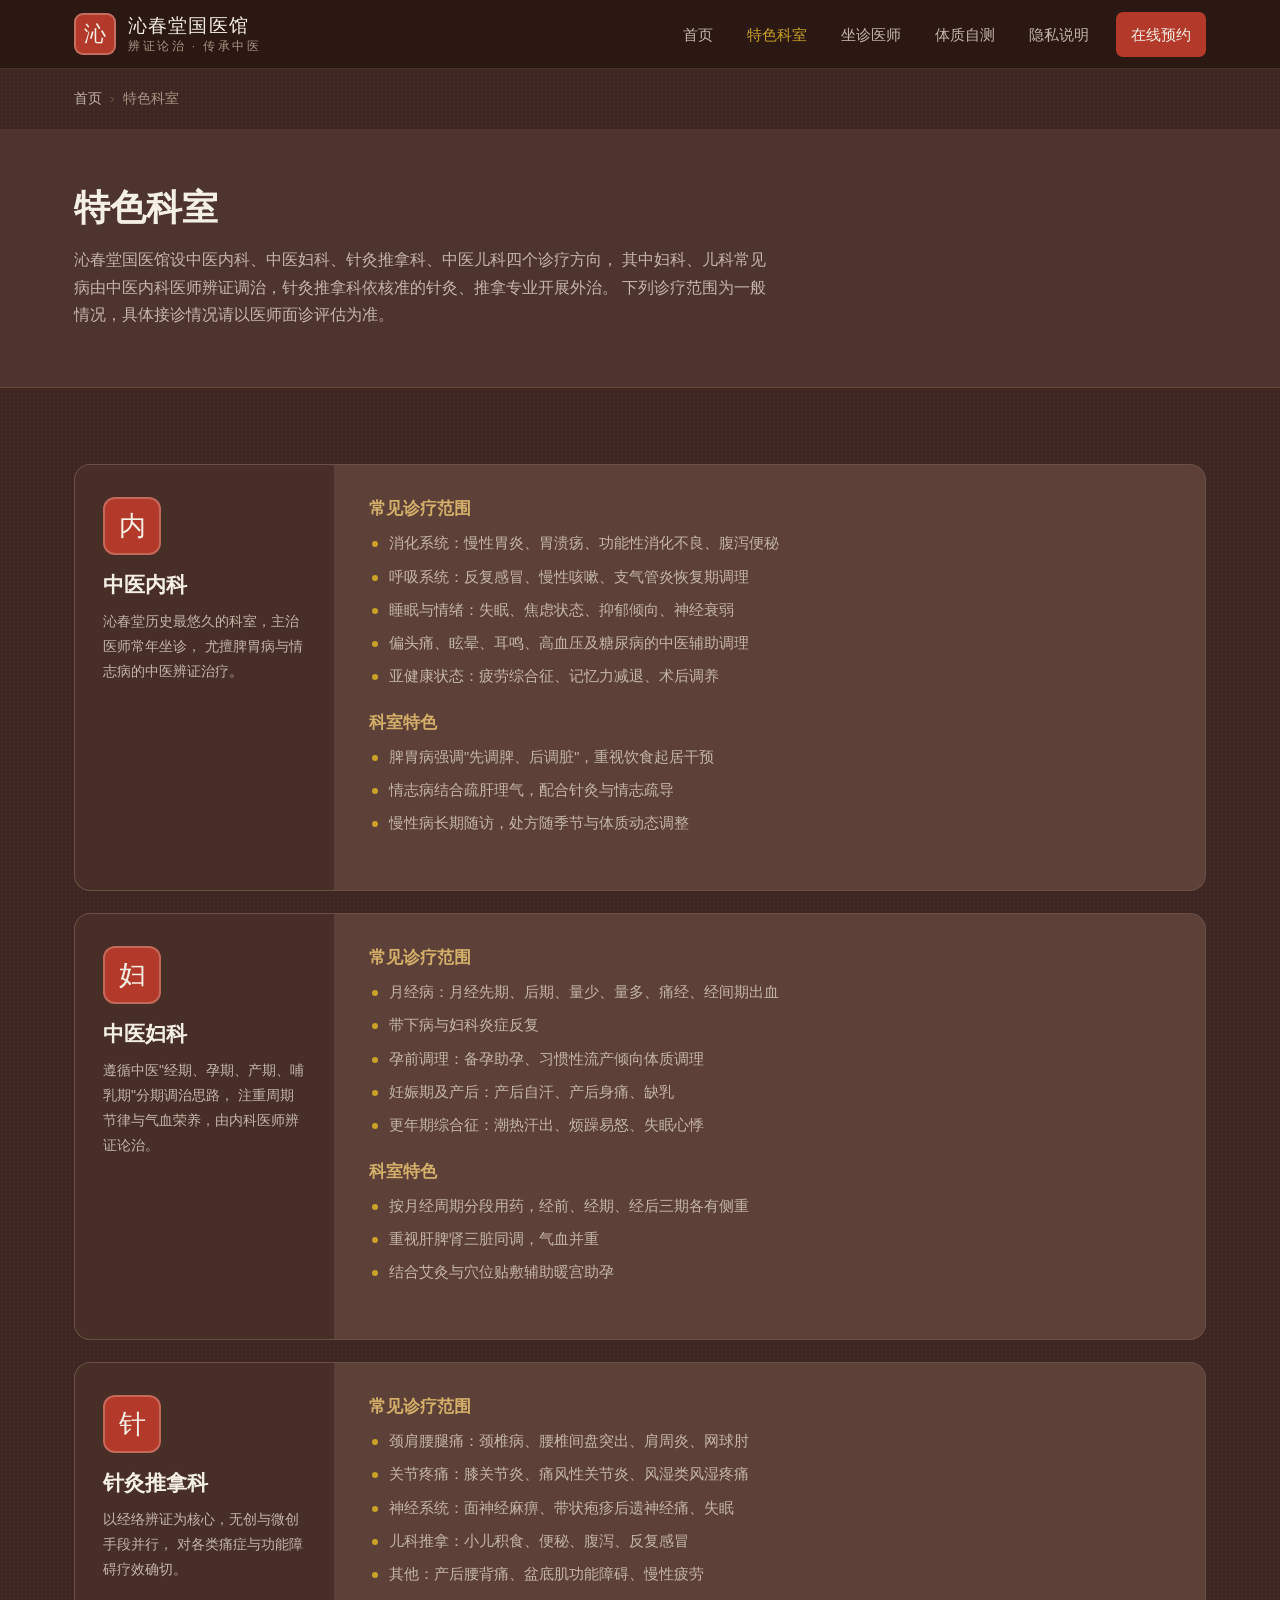
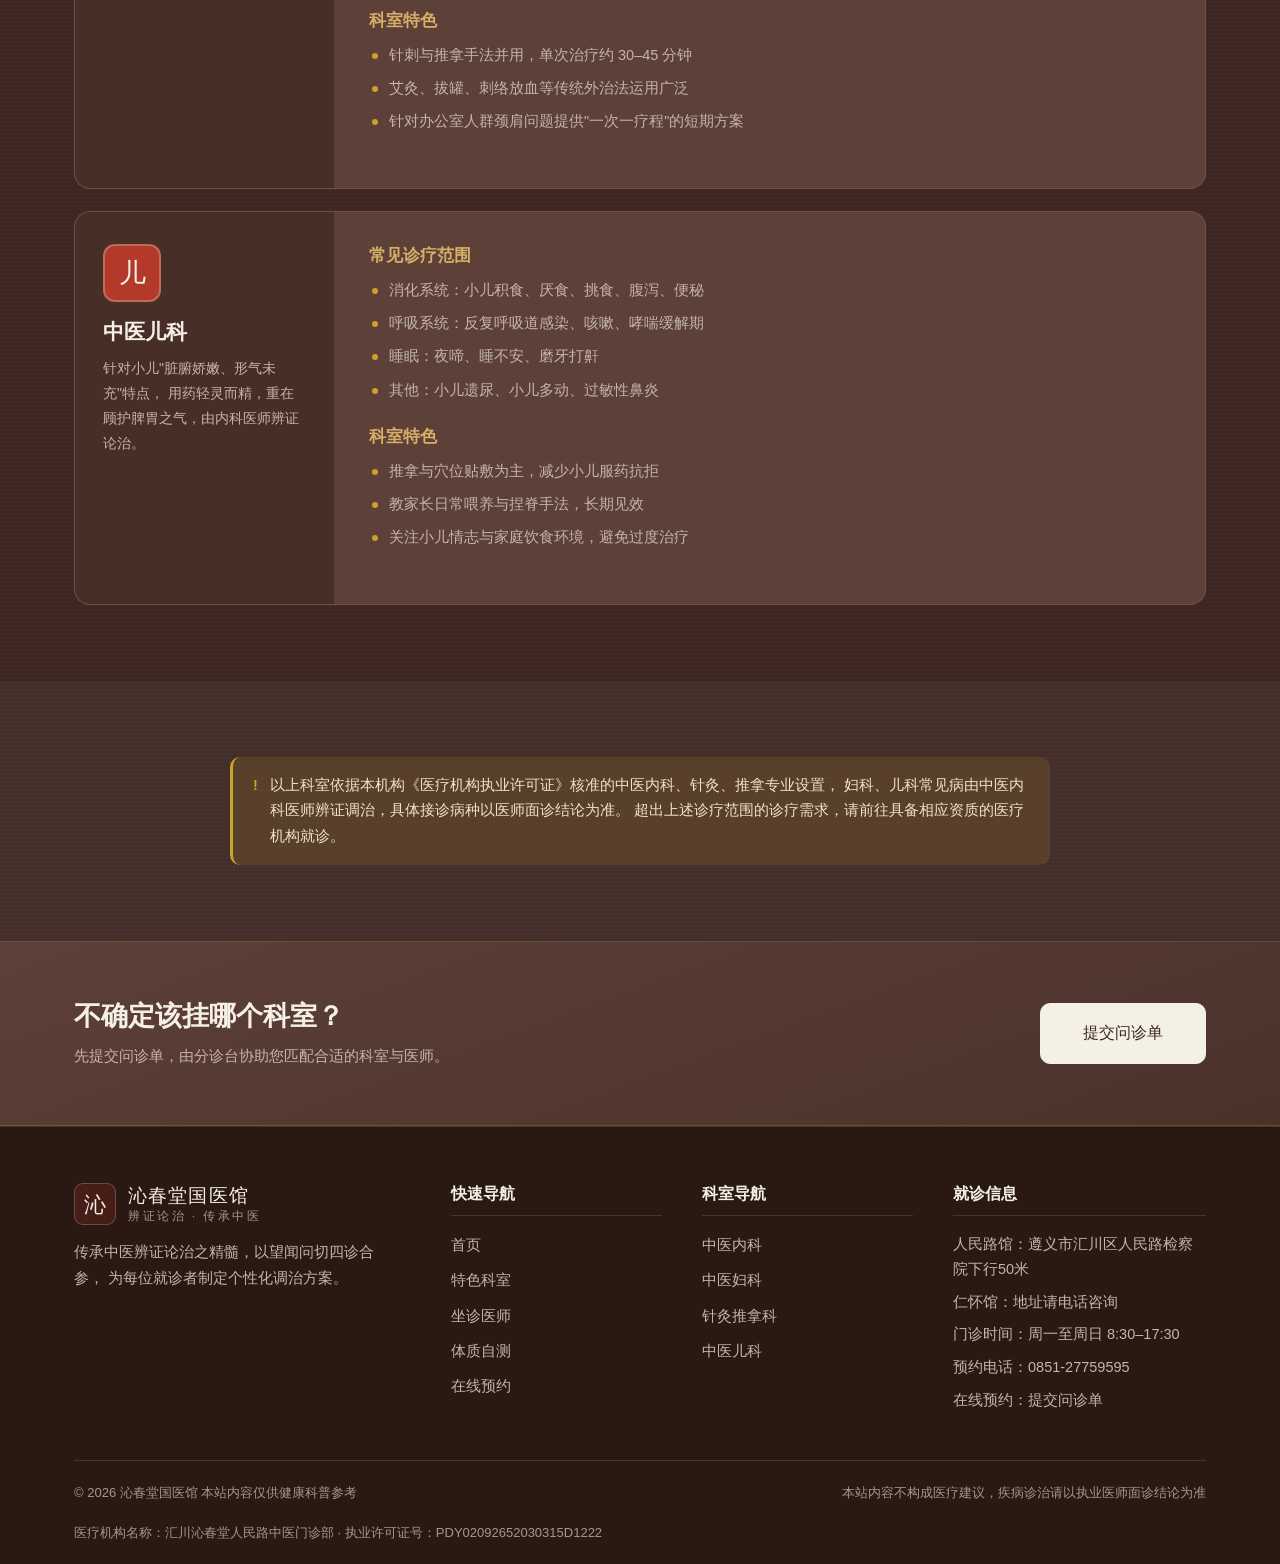
<file: services.html>
<!DOCTYPE html>
<html lang="zh-CN">
<head>
    <meta charset="UTF-8">
    <meta name="viewport" content="width=device-width, initial-scale=1.0">
    <meta name="description" content="沁春堂国医馆特色科室：中医内科、中医妇科、中医儿科、针灸推拿科，依据《医疗机构执业许可证》核准的中医内科、针灸、推拿专业开展诊疗。">
    <title>特色科室 | 沁春堂国医馆</title>
    <link rel="stylesheet" href="assets/css/style.css">
    <script src="assets/js/mp-detect.js"></script>
</head>
<body>

<header class="site-header">
    <div class="container site-header__inner">
        <a class="brand" href="index.html">
            <span class="brand__mark">沁</span>
            <span>
                <span class="brand__name">沁春堂国医馆</span>
                <span class="brand__sub">辨证论治 · 传承中医</span>
            </span>
        </a>
        <button class="nav-toggle" type="button" aria-label="展开导航菜单" aria-expanded="false">
            <span></span><span></span><span></span>
        </button>
        <nav class="site-nav" id="site-nav">
            <a href="index.html">首页</a>
            <a href="services.html">特色科室</a>
            <a href="doctors.html">坐诊医师</a>
            <a href="constitution.html">体质自测</a>
            <a href="privacy.html">隐私说明</a>
            <a href="consult.html" class="nav-cta">在线预约</a>
        </nav>
    </div>
</header>

<div class="container">
    <nav class="breadcrumb">
        <a href="index.html">首页</a><span>特色科室</span>
    </nav>
</div>

<section class="page-hero">
    <div class="container">
        <h1 class="page-hero__title">特色科室</h1>
        <p class="page-hero__desc">
            沁春堂国医馆设中医内科、中医妇科、针灸推拿科、中医儿科四个诊疗方向，
            其中妇科、儿科常见病由中医内科医师辨证调治，针灸推拿科依核准的针灸、推拿专业开展外治。
            下列诊疗范围为一般情况，具体接诊情况请以医师面诊评估为准。
        </p>
    </div>
</section>

<section class="section">
    <div class="container">
        <div class="dept-list">

            <!-- 中医内科 -->
            <article class="dept" id="internal">
                <div class="dept__side">
                    <div class="dept__glyph">内</div>
                    <h2 class="dept__side-title">中医内科</h2>
                    <p class="dept__side-desc">
                        沁春堂历史最悠久的科室，主治医师常年坐诊，
                        尤擅脾胃病与情志病的中医辨证治疗。
                    </p>
                </div>
                <div class="dept__body">
                    <h4>常见诊疗范围</h4>
                    <ul>
                        <li>消化系统：慢性胃炎、胃溃疡、功能性消化不良、腹泻便秘</li>
                        <li>呼吸系统：反复感冒、慢性咳嗽、支气管炎恢复期调理</li>
                        <li>睡眠与情绪：失眠、焦虑状态、抑郁倾向、神经衰弱</li>
                        <li>偏头痛、眩晕、耳鸣、高血压及糖尿病的中医辅助调理</li>
                        <li>亚健康状态：疲劳综合征、记忆力减退、术后调养</li>
                    </ul>
                    <h4>科室特色</h4>
                    <ul>
                        <li>脾胃病强调"先调脾、后调脏"，重视饮食起居干预</li>
                        <li>情志病结合疏肝理气，配合针灸与情志疏导</li>
                        <li>慢性病长期随访，处方随季节与体质动态调整</li>
                    </ul>
                </div>
            </article>

            <!-- 中医妇科 -->
            <article class="dept" id="gyn">
                <div class="dept__side">
                    <div class="dept__glyph">妇</div>
                    <h2 class="dept__side-title">中医妇科</h2>
                    <p class="dept__side-desc">
                        遵循中医"经期、孕期、产期、哺乳期"分期调治思路，
                        注重周期节律与气血荣养，由内科医师辨证论治。
                    </p>
                </div>
                <div class="dept__body">
                    <h4>常见诊疗范围</h4>
                    <ul>
                        <li>月经病：月经先期、后期、量少、量多、痛经、经间期出血</li>
                        <li>带下病与妇科炎症反复</li>
                        <li>孕前调理：备孕助孕、习惯性流产倾向体质调理</li>
                        <li>妊娠期及产后：产后自汗、产后身痛、缺乳</li>
                        <li>更年期综合征：潮热汗出、烦躁易怒、失眠心悸</li>
                    </ul>
                    <h4>科室特色</h4>
                    <ul>
                        <li>按月经周期分段用药，经前、经期、经后三期各有侧重</li>
                        <li>重视肝脾肾三脏同调，气血并重</li>
                        <li>结合艾灸与穴位贴敷辅助暖宫助孕</li>
                    </ul>
                </div>
            </article>

            <!-- 针灸推拿科 -->
            <article class="dept" id="acu">
                <div class="dept__side">
                    <div class="dept__glyph">针</div>
                    <h2 class="dept__side-title">针灸推拿科</h2>
                    <p class="dept__side-desc">
                        以经络辨证为核心，无创与微创手段并行，
                        对各类痛症与功能障碍疗效确切。
                    </p>
                </div>
                <div class="dept__body">
                    <h4>常见诊疗范围</h4>
                    <ul>
                        <li>颈肩腰腿痛：颈椎病、腰椎间盘突出、肩周炎、网球肘</li>
                        <li>关节疼痛：膝关节炎、痛风性关节炎、风湿类风湿疼痛</li>
                        <li>神经系统：面神经麻痹、带状疱疹后遗神经痛、失眠</li>
                        <li>儿科推拿：小儿积食、便秘、腹泻、反复感冒</li>
                        <li>其他：产后腰背痛、盆底肌功能障碍、慢性疲劳</li>
                    </ul>
                    <h4>科室特色</h4>
                    <ul>
                        <li>针刺与推拿手法并用，单次治疗约 30–45 分钟</li>
                        <li>艾灸、拔罐、刺络放血等传统外治法运用广泛</li>
                        <li>针对办公室人群颈肩问题提供"一次一疗程"的短期方案</li>
                    </ul>
                </div>
            </article>

            <!-- 中医儿科 -->
            <article class="dept" id="pedi">
                <div class="dept__side">
                    <div class="dept__glyph">儿</div>
                    <h2 class="dept__side-title">中医儿科</h2>
                    <p class="dept__side-desc">
                        针对小儿"脏腑娇嫩、形气未充"特点，
                        用药轻灵而精，重在顾护脾胃之气，由内科医师辨证论治。
                    </p>
                </div>
                <div class="dept__body">
                    <h4>常见诊疗范围</h4>
                    <ul>
                        <li>消化系统：小儿积食、厌食、挑食、腹泻、便秘</li>
                        <li>呼吸系统：反复呼吸道感染、咳嗽、哮喘缓解期</li>
                        <li>睡眠：夜啼、睡不安、磨牙打鼾</li>
                        <li>其他：小儿遗尿、小儿多动、过敏性鼻炎</li>
                    </ul>
                    <h4>科室特色</h4>
                    <ul>
                        <li>推拿与穴位贴敷为主，减少小儿服药抗拒</li>
                        <li>教家长日常喂养与捏脊手法，长期见效</li>
                        <li>关注小儿情志与家庭饮食环境，避免过度治疗</li>
                    </ul>
                </div>
            </article>

        </div>
    </div>
</section>

<section class="section section--wood-tint">
    <div class="container">
        <div class="notice notice--gold" style="max-width:820px;margin:0 auto;">
            <span class="notice__icon">!</span>
            <div>
                以上科室依据本机构《医疗机构执业许可证》核准的中医内科、针灸、推拿专业设置，
                妇科、儿科常见病由中医内科医师辨证调治，具体接诊病种以医师面诊结论为准。
                超出上述诊疗范围的诊疗需求，请前往具备相应资质的医疗机构就诊。
            </div>
        </div>
    </div>
</section>

<section class="cta-band">
    <div class="container cta-band__inner">
        <div>
            <h2 class="cta-band__title">不确定该挂哪个科室？</h2>
            <p class="cta-band__desc">先提交问诊单，由分诊台协助您匹配合适的科室与医师。</p>
        </div>
        <a href="consult.html" class="btn btn--light btn--lg">提交问诊单</a>
    </div>
</section>

<footer class="site-footer">
    <div class="container">
        <div class="site-footer__grid">
            <div class="site-footer__brand">
                <a class="brand" href="index.html" style="margin-bottom:14px;">
                    <span class="brand__mark">沁</span>
                    <span>
                        <span class="brand__name" style="color:var(--text-strong);">沁春堂国医馆</span>
                        <span class="brand__sub">辨证论治 · 传承中医</span>
                    </span>
                </a>
                <p style="max-width:300px;">
                    传承中医辨证论治之精髓，以望闻问切四诊合参，
                    为每位就诊者制定个性化调治方案。
                </p>
            </div>
            <div>
                <h3 class="site-footer__title">快速导航</h3>
                <ul class="site-footer__list">
                    <li><a href="index.html">首页</a></li>
                    <li><a href="services.html">特色科室</a></li>
                    <li><a href="doctors.html">坐诊医师</a></li>
                    <li><a href="constitution.html">体质自测</a></li>
                    <li><a href="consult.html">在线预约</a></li>
                </ul>
            </div>
            <div>
                <h3 class="site-footer__title">科室导航</h3>
                <ul class="site-footer__list">
                    <li><a href="services.html#internal">中医内科</a></li>
                    <li><a href="services.html#gyn">中医妇科</a></li>
                    <li><a href="services.html#acu">针灸推拿科</a></li>
                    <li><a href="services.html#pedi">中医儿科</a></li>
                </ul>
            </div>
            <div>
                <h3 class="site-footer__title">就诊信息</h3>
                <ul class="site-footer__contact">
                    <li>人民路馆：遵义市汇川区人民路检察院下行50米</li>
                    <li>仁怀馆：地址请电话咨询</li>
                    <li>门诊时间：周一至周日 8:30–17:30</li>
                    <li>预约电话：0851-27759595</li>
                    <li>在线预约：<a href="consult.html">提交问诊单</a></li>
                </ul>
            </div>
        </div>
        <div class="site-footer__bottom">
            <span>© <span id="year">2026</span> 沁春堂国医馆 本站内容仅供健康科普参考</span>
            <span>本站内容不构成医疗建议，疾病诊治请以执业医师面诊结论为准</span>
            <span>医疗机构名称：汇川沁春堂人民路中医门诊部 · 执业许可证号：PDY02092652030315D1222</span>
        </div>
    </div>
</footer>

<script src="assets/js/main.js"></script>
</body>
</html>
</file>
<file: assets/css/style.css>
/* =========================================================
   沁春堂国医馆 · 全站共享样式表
   配色：深棕胡桃木 + 米白宣纸 + 鎏金 + 朱砂
   目录：
   1. 设计变量（颜色/字体/圆角/阴影）
   2. 基础重置
   3. 通用工具类
   4. 顶部导航
   5. 页脚
   6. 通用组件（按钮/卡片/区块标题/面包屑）
   7. 首页专用
   8. 科室页
   9. 医师页
   10. 体质自测页
   11. 问诊表单页
   12. 隐私政策页
   13. 响应式
   ========================================================= */

/* ---------- 1. 设计变量 ---------- */
:root {
    /* 棕色层次：由深到浅，用于区分区块 */
    --wood-900: #2A1813;   /* 最深：英雄区、页脚底色 */
    --wood-800: #3E2723;   /* 主背景（页面底色） */
    --wood-700: #4E342E;   /* 次级区块：页头横幅 */
    --wood-600: #5D4037;   /* 卡片、区块面板 */
    --wood-500: #6D4C41;   /* 边框、输入框描边 */
    --wood-400: #4A322B;   /* 输入框底色（比卡片略深，形成凹陷感） */

    /* 文字 */
    --text-strong: #F5F0E6;  /* 标题，米白 */
    --text:        #E8DFD2;  /* 正文 */
    --text-muted:  #C4B5A9;  /* 次级说明 */
    --text-faint:  #A89685;  /* 弱化文字、占位符 */

    /* 强调色 */
    --gold:        #C9A227;  /* 鎏金：点缀、强调、下划线 */
    --gold-soft:   #D4AF6A;  /* 浅金：数字、标题装饰 */
    --gold-tint:   rgba(201, 162, 39, .14);
    --cinnabar:    #B33A2B;  /* 朱砂：主要按钮、警示 */
    --cinnabar-hi: #96301F;
    --danger:      #E08579;  /* 浅红：深底上要看得清的报错色 */

    /* 分隔线 */
    --line:        rgba(212, 175, 106, .18);
    --line-strong: rgba(212, 175, 106, .34);
    --line-soft:   rgba(245, 240, 230, .09);

    /* 字体 */
    --font-sans: "Microsoft YaHei", "微软雅黑", "PingFang SC", "Hiragino Sans GB", sans-serif;
    --font-serif: "Songti SC", "SimSun", "STSong", "Noto Serif SC", serif;

    /* 形状与阴影（深色背景上用更深的黑棕做投影） */
    --radius:       10px;
    --radius-lg:    16px;
    --shadow-sm:    0 2px 8px rgba(20, 10, 8, .32);
    --shadow:       0 8px 28px rgba(20, 10, 8, .42);
    --shadow-lg:    0 16px 48px rgba(20, 10, 8, .52);

    /* 布局 */
    --max-width:    1180px;
    --nav-height:   68px;

    /* 让浏览器自带的控件（下拉框、日期选择、滚动条）也跟着走深色 */
    color-scheme: dark;
}

/* ---------- 2. 基础重置 ---------- */
* {
    margin: 0;
    padding: 0;
    box-sizing: border-box;
}

html {
    scroll-behavior: smooth;   /* 点击导航锚点时平滑滚动 */
}

body {
    background-color: var(--wood-800);
    /* 叠加一层极淡的颗粒纹理，避免大面积纯色显得死板 */
    background-image: radial-gradient(rgba(245, 240, 230, .022) 1px, transparent 1px);
    background-size: 4px 4px;
    color: var(--text);
    font-family: var(--font-sans);
    font-size: 16px;
    line-height: 1.8;
    -webkit-font-smoothing: antialiased;
}

img {
    max-width: 100%;
    display: block;
}

a {
    color: var(--gold-soft);
    text-decoration: none;
    transition: color .2s ease;
}

a:hover {
    color: var(--gold);
}

ul, ol {
    list-style: none;
}

h1, h2, h3, h4 {
    font-family: var(--font-serif);
    font-weight: 600;
    line-height: 1.4;
    color: var(--text-strong);
}

button {
    font-family: inherit;
}

/* ---------- 3. 通用工具类 ---------- */
.container {
    width: 100%;
    max-width: var(--max-width);
    margin: 0 auto;
    padding: 0 24px;
}

.section {
    padding: 76px 0;
}

.section--tight {
    padding: 52px 0;
}

.section--wood-deep {
    background-color: var(--wood-700);
}

.section--wood-tint {
    background-color: rgba(245, 240, 230, .03);
}

.text-center { text-align: center; }
.mt-0 { margin-top: 0; }
.mb-0 { margin-bottom: 0; }

/* 区块标题 */
.section-head {
    max-width: 720px;
    margin: 0 auto 46px;
    text-align: center;
}

.section-head--left {
    margin-left: 0;
    text-align: left;
}

.section-head__eyebrow {
    display: inline-block;
    font-family: var(--font-sans);
    font-size: 13px;
    letter-spacing: .28em;
    color: var(--gold);
    text-transform: uppercase;
    margin-bottom: 12px;
}

.section-head__eyebrow::before,
.section-head__eyebrow::after {
    content: "";
    display: inline-block;
    width: 26px;
    height: 1px;
    background: var(--gold);
    vertical-align: middle;
    margin: 0 10px;
}

.section-head__title {
    font-size: 32px;
    letter-spacing: .02em;
    margin-bottom: 14px;
}

.section-head__desc {
    color: var(--text-muted);
    font-size: 15.5px;
}

.section-head--left .section-head__eyebrow::before {
    display: none;
}

/* 按钮 */
.btn {
    display: inline-flex;
    align-items: center;
    justify-content: center;
    gap: 8px;
    padding: 12px 30px;
    border-radius: var(--radius);
    border: 1px solid transparent;
    font-size: 15px;
    font-weight: 500;
    cursor: pointer;
    transition: all .22s ease;
    white-space: nowrap;
}

.btn--primary {
    background-color: var(--cinnabar);
    color: var(--text-strong);
    border-color: var(--cinnabar);
}

.btn--primary:hover {
    background-color: var(--cinnabar-hi);
    border-color: var(--cinnabar-hi);
    color: var(--text-strong);
    transform: translateY(-2px);
    box-shadow: 0 8px 20px rgba(179, 58, 43, .35);
}

.btn--ghost {
    background-color: transparent;
    color: var(--gold-soft);
    border-color: var(--gold);
}

.btn--ghost:hover {
    background-color: var(--gold);
    color: var(--wood-900);
}

.btn--light {
    background-color: var(--text-strong);
    color: var(--wood-800);
    border-color: var(--text-strong);
}

.btn--light:hover {
    background-color: transparent;
    color: var(--text-strong);
    border-color: rgba(245, 240, 230, .7);
}

.btn--block {
    width: 100%;
}

.btn--lg {
    padding: 15px 42px;
    font-size: 16px;
}

/* 徽章 / 标签 */
.badge {
    display: inline-block;
    padding: 3px 12px;
    border-radius: 999px;
    font-size: 12.5px;
    line-height: 1.7;
    background-color: var(--gold-tint);
    color: var(--gold-soft);
}

.badge--cinnabar {
    background-color: rgba(179, 58, 43, .2);
    color: #E89585;
}

/* 提示条 */
.notice {
    display: flex;
    gap: 12px;
    align-items: flex-start;
    padding: 16px 20px;
    border-radius: var(--radius);
    background-color: rgba(179, 58, 43, .14);
    border-left: 3px solid var(--cinnabar);
    color: #F0D6D0;
    font-size: 14.5px;
    line-height: 1.75;
}

.notice__icon {
    flex-shrink: 0;
    font-weight: 700;
    color: #E89585;
}

.notice--gold {
    background-color: var(--gold-tint);
    border-left-color: var(--gold);
    color: #EFE3C6;
}

.notice--gold .notice__icon {
    color: var(--gold);
}

/* 面包屑 */
.breadcrumb {
    font-size: 13.5px;
    color: var(--text-faint);
    padding: 18px 0;
}

.breadcrumb a {
    color: var(--text-muted);
}

.breadcrumb span::before {
    content: "›";
    margin: 0 8px;
    color: var(--line-strong);
}

/* ---------- 4. 顶部导航 ---------- */
.site-header {
    position: sticky;
    top: 0;
    z-index: 100;
    background-color: rgba(42, 24, 19, .93);
    backdrop-filter: blur(10px);
    border-bottom: 1px solid var(--line);
}

.site-header__inner {
    height: var(--nav-height);
    display: flex;
    align-items: center;
    justify-content: space-between;
    gap: 20px;
}

.brand {
    display: flex;
    align-items: center;
    gap: 12px;
    color: var(--text-strong);
}

.brand:hover {
    color: var(--text-strong);
}

/* 印章式 Logo：双线方框 */
.brand__mark {
    width: 42px;
    height: 42px;
    flex-shrink: 0;
    border-radius: 9px;
    background-color: var(--cinnabar);
    color: var(--text-strong);
    font-family: var(--font-serif);
    font-size: 22px;
    line-height: 42px;
    text-align: center;
    letter-spacing: 0;
    box-shadow: inset 0 0 0 2px rgba(245, 240, 230, .28);
}

.brand__name {
    display: block;
    font-family: var(--font-serif);
    font-size: 19px;
    letter-spacing: .06em;
    line-height: 1.3;
    color: var(--text-strong);
}

.brand__sub {
    display: block;
    font-size: 11.5px;
    letter-spacing: .22em;
    color: var(--text-faint);
    line-height: 1.3;
}

.site-nav {
    display: flex;
    align-items: center;
    gap: 4px;
}

.site-nav a {
    padding: 9px 15px;
    border-radius: 7px;
    font-size: 15px;
    color: var(--text-muted);
}

.site-nav a:hover {
    background-color: var(--gold-tint);
    color: var(--gold-soft);
}

.site-nav a.is-active {
    color: var(--gold);
    font-weight: 500;
}

.site-nav a.nav-cta {
    margin-left: 8px;
    background-color: var(--cinnabar);
    color: var(--text-strong);
}

.site-nav a.nav-cta:hover {
    background-color: var(--cinnabar-hi);
    color: var(--text-strong);
}

/* 汉堡按钮（手机端才显示） */
.nav-toggle {
    display: none;
    width: 42px;
    height: 42px;
    border: 1px solid var(--line-strong);
    border-radius: 8px;
    background-color: transparent;
    cursor: pointer;
    padding: 0;
}

.nav-toggle span {
    display: block;
    width: 18px;
    height: 2px;
    margin: 3px auto;
    background-color: var(--text-strong);
    border-radius: 2px;
    transition: transform .25s ease, opacity .2s ease;
}

/* ---------- 5. 页脚 ---------- */
.site-footer {
    background-color: var(--wood-900);
    color: var(--text-muted);
    padding: 56px 0 0;
    font-size: 14.5px;
    border-top: 1px solid var(--line);
}

.site-footer a {
    color: var(--text-muted);
}

.site-footer a:hover {
    color: var(--gold-soft);
}

.site-footer__grid {
    display: grid;
    grid-template-columns: 1.6fr 1fr 1fr 1.2fr;
    gap: 40px;
    padding-bottom: 40px;
}

.site-footer__brand .brand__mark {
    background-color: rgba(179, 58, 43, .22);
    border: 1px solid rgba(245, 240, 230, .22);
    box-shadow: none;
}

.site-footer__title {
    color: var(--text-strong);
    font-family: var(--font-serif);
    font-size: 16px;
    margin-bottom: 16px;
    padding-bottom: 10px;
    border-bottom: 1px solid var(--line);
}

.site-footer__list li {
    margin-bottom: 9px;
}

.site-footer__contact li {
    margin-bottom: 8px;
    line-height: 1.7;
}

.site-footer__bottom {
    border-top: 1px solid var(--line);
    padding: 20px 0;
    font-size: 13px;
    color: var(--text-faint);
    display: flex;
    justify-content: space-between;
    gap: 16px;
    flex-wrap: wrap;
}

/* ---------- 6. 首页专用 ---------- */
/* 英雄区 */
.hero {
    position: relative;
    overflow: hidden;
    background-color: var(--wood-900);
    background-image: linear-gradient(165deg, #4A2C23 0%, #331D17 55%, #261410 100%);
    color: var(--text-strong);
    padding: 92px 0 100px;
    border-bottom: 1px solid var(--line);
}

.hero::before {
    content: "";
    position: absolute;
    top: -180px;
    right: -120px;
    width: 520px;
    height: 520px;
    border-radius: 50%;
    background: radial-gradient(circle, rgba(201, 162, 39, .2), transparent 68%);
}

.hero::after {
    content: "";
    position: absolute;
    bottom: -220px;
    left: -140px;
    width: 460px;
    height: 460px;
    border-radius: 50%;
    background: radial-gradient(circle, rgba(245, 240, 230, .05), transparent 70%);
}

.hero__inner {
    position: relative;
    z-index: 1;
    display: grid;
    grid-template-columns: 1.15fr .85fr;
    gap: 60px;
    align-items: center;
}

.hero__eyebrow {
    display: inline-flex;
    align-items: center;
    gap: 10px;
    font-size: 13px;
    letter-spacing: .22em;
    color: var(--gold);
    margin-bottom: 20px;
}

.hero__eyebrow::before {
    content: "";
    width: 30px;
    height: 1px;
    background-color: var(--gold);
}

.hero__title {
    font-size: 46px;
    line-height: 1.35;
    color: var(--text-strong);
    margin-bottom: 20px;
    letter-spacing: .04em;
}

.hero__title em {
    font-style: normal;
    color: var(--gold-soft);
}

.hero__desc {
    font-size: 16.5px;
    color: var(--text-muted);
    max-width: 560px;
    margin-bottom: 32px;
}

.hero__actions {
    display: flex;
    gap: 14px;
    flex-wrap: wrap;
    margin-bottom: 38px;
}

.hero__stats {
    display: flex;
    gap: 40px;
    flex-wrap: wrap;
}

.hero__stat-num {
    font-family: var(--font-serif);
    font-size: 30px;
    color: var(--gold-soft);
    line-height: 1.2;
}

.hero__stat-label {
    font-size: 13.5px;
    color: var(--text-faint);
}

/* 英雄区右侧的"脉案"卡片 */
.hero__card {
    background-color: rgba(245, 240, 230, .05);
    border: 1px solid var(--line-strong);
    border-radius: var(--radius-lg);
    padding: 32px;
    backdrop-filter: blur(6px);
}

.hero__card-title {
    font-size: 19px;
    color: var(--text-strong);
    margin-bottom: 18px;
    padding-bottom: 14px;
    border-bottom: 1px solid var(--line);
}

.hero__card-row {
    display: flex;
    justify-content: space-between;
    gap: 16px;
    padding: 10px 0;
    font-size: 14.5px;
    border-bottom: 1px dashed var(--line);
}

.hero__card-row:last-child {
    border-bottom: none;
}

.hero__card-row dt {
    color: var(--text-faint);
}

.hero__card-row dd {
    color: var(--text-strong);
    text-align: right;
}

/* 特色条 */
.feature-strip {
    background-color: var(--wood-700);
    border-bottom: 1px solid var(--line);
}

.feature-strip__grid {
    display: grid;
    grid-template-columns: repeat(4, 1fr);
    gap: 0;
}

.feature-item {
    padding: 30px 26px;
    border-right: 1px solid var(--line-soft);
}

.feature-item:last-child {
    border-right: none;
}

.feature-item__icon {
    width: 42px;
    height: 42px;
    border-radius: 50%;
    background-color: var(--gold-tint);
    color: var(--gold);
    font-family: var(--font-serif);
    font-size: 19px;
    line-height: 42px;
    text-align: center;
    margin-bottom: 12px;
    border: 1px solid var(--line);
}

.feature-item__title {
    font-size: 16.5px;
    margin-bottom: 5px;
    color: var(--text-strong);
}

.feature-item__desc {
    font-size: 14px;
    color: var(--text-muted);
    line-height: 1.7;
}

/* 科室卡片 */
.service-grid {
    display: grid;
    grid-template-columns: repeat(3, 1fr);
    gap: 24px;
}

/* 四个科室时用 2×2 排布，避免第二行只剩一张卡片 */
.service-grid--quad {
    grid-template-columns: repeat(2, 1fr);
    max-width: 880px;
    margin: 0 auto;
}

@media (max-width: 760px) {
    .service-grid--quad { grid-template-columns: 1fr; }
}

.service-card {
    background-color: var(--wood-600);
    border: 1px solid var(--line-soft);
    border-radius: var(--radius-lg);
    padding: 32px 28px;
    transition: transform .25s ease, box-shadow .25s ease, border-color .25s ease;
    position: relative;
    overflow: hidden;
}

.service-card::after {
    content: "";
    position: absolute;
    top: 0;
    left: 0;
    width: 100%;
    height: 3px;
    background-color: var(--gold);
    transform: scaleX(0);
    transform-origin: left;
    transition: transform .3s ease;
}

.service-card:hover {
    transform: translateY(-6px);
    box-shadow: var(--shadow);
    border-color: var(--line-strong);
}

.service-card:hover::after {
    transform: scaleX(1);
}

.service-card__no {
    font-family: var(--font-serif);
    font-size: 13px;
    letter-spacing: .2em;
    color: var(--gold);
    margin-bottom: 12px;
}

.service-card__title {
    font-size: 21px;
    margin-bottom: 10px;
    color: var(--text-strong);
}

.service-card__desc {
    font-size: 14.5px;
    color: var(--text-muted);
    margin-bottom: 16px;
}

.service-card__tags {
    display: flex;
    flex-wrap: wrap;
    gap: 7px;
}

/* 流程步骤 */
.step-grid {
    display: grid;
    grid-template-columns: repeat(4, 1fr);
    gap: 26px;
    counter-reset: step;
}

.step-card {
    position: relative;
    padding-top: 30px;
}

.step-card::before {
    counter-increment: step;
    content: "0" counter(step);
    position: absolute;
    top: 0;
    left: 0;
    font-family: var(--font-serif);
    font-size: 44px;
    line-height: 1;
    color: rgba(201, 162, 39, .35);
}

.step-card__title {
    font-size: 17px;
    margin-bottom: 8px;
    color: var(--text-strong);
}

.step-card__desc {
    font-size: 14.5px;
    color: var(--text-muted);
}

/* 名医案例 */
.case-grid {
    display: grid;
    grid-template-columns: repeat(3, 1fr);
    gap: 24px;
}

.case-card {
    background-color: var(--wood-600);
    border: 1px solid var(--line-soft);
    border-radius: var(--radius-lg);
    padding: 30px 26px;
}

.case-card__quote {
    font-family: var(--font-serif);
    font-size: 16.5px;
    line-height: 1.9;
    color: var(--text);
    padding-left: 16px;
    border-left: 3px solid var(--gold);
    margin-bottom: 18px;
}

.case-card__meta {
    display: flex;
    justify-content: space-between;
    align-items: center;
    font-size: 13.5px;
    color: var(--text-faint);
}

/* CTA 区块 */
.cta-band {
    background-image: linear-gradient(160deg, #5D4037 0%, #4A322B 100%);
    color: var(--text-strong);
    padding: 56px 0;
    border-top: 1px solid var(--line);
    border-bottom: 1px solid var(--line);
}

.cta-band__inner {
    display: flex;
    align-items: center;
    justify-content: space-between;
    gap: 30px;
    flex-wrap: wrap;
}

.cta-band__title {
    font-size: 27px;
    color: var(--text-strong);
    margin-bottom: 6px;
}

.cta-band__desc {
    color: var(--text-muted);
    font-size: 15px;
}

/* ---------- 8. 科室页 ---------- */
.page-hero {
    background-color: var(--wood-700);
    padding: 54px 0 58px;
    border-bottom: 1px solid var(--line);
}

.page-hero__title {
    font-size: 36px;
    margin-bottom: 12px;
    color: var(--text-strong);
}

.page-hero__desc {
    color: var(--text-muted);
    max-width: 700px;
    font-size: 15.5px;
}

.dept-list {
    display: flex;
    flex-direction: column;
    gap: 22px;
}

.dept {
    display: grid;
    grid-template-columns: 260px 1fr;
    background-color: var(--wood-600);
    border: 1px solid var(--line-soft);
    border-radius: var(--radius-lg);
    overflow: hidden;
}

.dept__side {
    background-color: rgba(42, 24, 19, .42);
    padding: 32px 28px;
    border-right: 1px solid var(--line-soft);
}

.dept__glyph {
    width: 58px;
    height: 58px;
    border-radius: 12px;
    background-color: var(--cinnabar);
    color: var(--text-strong);
    font-family: var(--font-serif);
    font-size: 27px;
    line-height: 58px;
    text-align: center;
    margin-bottom: 16px;
    box-shadow: inset 0 0 0 2px rgba(245, 240, 230, .25);
}

.dept__side-title {
    font-size: 21px;
    margin-bottom: 8px;
    color: var(--text-strong);
}

.dept__side-desc {
    font-size: 14px;
    color: var(--text-muted);
    line-height: 1.8;
}

.dept__body {
    padding: 32px 34px;
}

.dept__body h4 {
    font-size: 16.5px;
    margin-bottom: 10px;
    color: var(--gold-soft);
}

.dept__body ul {
    margin-bottom:22px;
}

.dept__body li {
    position: relative;
    padding-left: 20px;
    margin-bottom: 7px;
    font-size: 14.5px;
    color: var(--text-muted);
}

.dept__body li::before {
    content: "";
    position: absolute;
    left: 3px;
    top: 11px;
    width: 6px;
    height: 6px;
    border-radius: 50%;
    background-color: var(--gold);
}

/* ---------- 9. 医师页 ---------- */
.doctor-grid {
    display: grid;
    grid-template-columns: repeat(3, 1fr);
    gap: 24px;
}

.doctor-card {
    background-color: var(--wood-600);
    border: 1px solid var(--line-soft);
    border-radius: var(--radius-lg);
    overflow: hidden;
    transition: transform .25s ease, box-shadow .25s ease;
}

.doctor-card:hover {
    transform: translateY(-5px);
    box-shadow: var(--shadow);
}

.doctor-card__avatar {
    height: 168px;
    background-color: rgba(42, 24, 19, .38);
    display: flex;
    align-items: center;
    justify-content: center;
    font-family: var(--font-serif);
    font-size: 60px;
    color: var(--gold-soft);
    border-bottom: 1px solid var(--line-soft);
}

.doctor-card__body {
    padding: 24px 26px 28px;
}

.doctor-card__name {
    font-size: 20px;
    margin-bottom: 6px;
    color: var(--text-strong);
}

.doctor-card__title {
    font-size: 13.5px;
    color: var(--gold);
    margin-bottom: 12px;
    letter-spacing: .04em;
}

.doctor-card__desc {
    font-size: 14.5px;
    color: var(--text-muted);
    margin-bottom: 16px;
}

.doctor-card__meta {
    border-top: 1px dashed var(--line);
    padding-top: 14px;
    font-size: 13.5px;
    color: var(--text-faint);
    line-height: 1.9;
}

/* 医师详情卡：两位一排，内含坐诊馆、治疗范围分栏 */
.doctor-grid--wide {
    grid-template-columns: repeat(2, 1fr);
    gap: 26px;
}

.doctor-card--full {
    display: flex;
    flex-direction: column;
}

.doctor-card__head {
    display: flex;
    align-items: center;
    gap: 18px;
    padding: 22px 26px;
    border-bottom: 1px solid var(--line-soft);
    background-color: rgba(42, 24, 19, .38);
}

.doctor-card--full .doctor-card__avatar {
    width: 96px;
    height: 96px;
    flex: 0 0 96px;
    border-radius: 50%;
    border: 1px solid var(--line-strong);
    font-size: 36px;
}

/* 医师证件照头像：铺满圆形，略上移让面部居中 */
.doctor-card__avatar--photo {
    object-fit: cover;
    object-position: center 22%;
    border-bottom: 0;
    box-shadow: 0 0 0 3px rgba(201, 162, 39, .16);
}

.doctor-card__headtext {
    min-width: 0;
}

.doctor-card--full .doctor-card__name {
    margin-bottom: 4px;
}

.doctor-card--full .doctor-card__title {
    margin-bottom: 0;
}

.doctor-card--full .doctor-card__body {
    display: flex;
    flex-direction: column;
    flex: 1;
}

.doctor-card--full .doctor-card__desc {
    margin-bottom: 18px;
}

/* 治疗范围：左为科目，右为病种 */
.doctor-card__scope {
    margin-bottom: 18px;
}

.doctor-card__scope--flat {
    margin-bottom: 18px;
}

.doctor-card__scope-title {
    font-family: var(--font-sans);
    font-size: 12.5px;
    font-weight: 500;
    letter-spacing: .12em;
    color: var(--gold);
    margin-bottom: 10px;
}

.scope-list li {
    display: flex;
    gap: 12px;
    padding: 5px 0;
    font-size: 14px;
    line-height: 1.75;
    border-bottom: 1px solid var(--line-soft);
}

.scope-list li:last-child {
    border-bottom: none;
}

.scope-list__key {
    flex: 0 0 76px;
    color: var(--text-faint);
    font-size: 13px;
}

.scope-list__val {
    color: var(--text-muted);
}

.scope-list--plain li {
    border-bottom: none;
    padding: 3px 0;
}

/* 坐诊馆标注 */
.clinic-row {
    display: flex;
    align-items: baseline;
    gap: 10px;
    padding: 3px 0;
}

.clinic-tag {
    flex: 0 0 auto;
    font-size: 12px;
    padding: 2px 9px;
    border-radius: 999px;
    background-color: var(--gold-tint);
    color: var(--gold-soft);
    border: 1px solid var(--line-strong);
}

.clinic-tag--ghost {
    background-color: transparent;
    color: var(--text-faint);
    border-color: var(--line);
}

.clinic-row__text {
    color: var(--text-muted);
}

.clinic-row__text--muted {
    color: var(--text-faint);
}

/* 坐诊时间表 */
.schedule-table {
    width: 100%;
    border-collapse: collapse;
    background-color: var(--wood-600);
    border-radius: var(--radius-lg);
    overflow: hidden;
    border: 1px solid var(--line-soft);
}

.schedule-table th,
.schedule-table td {
    padding: 15px 18px;
    text-align: left;
    font-size: 14.5px;
    border-bottom: 1px solid var(--line-soft);
}

.schedule-table th {
    background-color: rgba(42, 24, 19, .42);
    color: var(--gold-soft);
    font-weight: 500;
    font-family: var(--font-serif);
    font-size: 15.5px;
}

.schedule-table tr:last-child td {
    border-bottom: none;
}

.schedule-table td:first-child {
    font-weight: 500;
    color: var(--text-strong);
}

/* ---------- 10. 体质自测页 ---------- */
.quiz-wrap {
    max-width: 760px;
    margin: 0 auto;
    background-color: var(--wood-600);
    border: 1px solid var(--line-soft);
    border-radius: var(--radius-lg);
    padding: 38px 40px;
    box-shadow: var(--shadow-sm);
}

.quiz-progress {
    margin-bottom: 26px;
}

.quiz-progress__bar {
    height: 6px;
    background-color: rgba(42, 24, 19, .5);
    border-radius: 999px;
    overflow: hidden;
}

.quiz-progress__fill {
    height: 100%;
    width: 0;
    background-color: var(--gold);
    border-radius: 999px;
    transition: width .35s ease;
}

.quiz-progress__text {
    display: flex;
    justify-content: space-between;
    font-size: 13px;
    color: var(--text-faint);
    margin-top: 8px;
}

.quiz-question__title {
    font-size: 21px;
    margin-bottom: 8px;
    color: var(--text-strong);
}

.quiz-question__hint {
    font-size: 14px;
    color: var(--text-faint);
    margin-bottom: 24px;
}

.quiz-options {
    display: flex;
    flex-direction: column;
    gap: 12px;
    margin-bottom: 28px;
}

.quiz-option {
    display: flex;
    align-items: flex-start;
    gap: 12px;
    padding: 14px 18px;
    border: 1px solid var(--line-strong);
    border-radius: var(--radius);
    cursor: pointer;
    font-size: 15px;
    transition: all .2s ease;
    background-color: var(--wood-400);
}

.quiz-option:hover {
    border-color: var(--gold);
    background-color: rgba(201, 162, 39, .1);
}

.quiz-option.is-checked {
    border-color: var(--gold);
    background-color: var(--gold-tint);
}

.quiz-option input {
    margin-top: 5px;
    accent-color: var(--gold);
    width: 16px;
    height: 16px;
    flex-shrink: 0;
}

.quiz-actions {
    display: flex;
    justify-content: space-between;
    gap: 14px;
}

.quiz-result {
    text-align: center;
}

.quiz-result__constitution {
    font-family: var(--font-serif);
    font-size: 30px;
    color: var(--gold);
    margin-bottom: 6px;
}

.quiz-result__tagline {
    color: var(--text-faint);
    font-size: 14.5px;
    margin-bottom: 22px;
}

.quiz-result__body {
    text-align: left;
    background-color: rgba(42, 24, 19, .4);
    border-radius: var(--radius);
    padding: 22px 24px;
    margin-bottom: 24px;
    font-size: 14.5px;
    color: var(--text-muted);
    border: 1px solid var(--line-soft);
}

.quiz-result__body h4 {
    font-size: 15.5px;
    color: var(--gold-soft);
    margin: 16px 0 6px;
}

.quiz-result__body h4:first-child {
    margin-top: 0;
}

.quiz-result__body ul {
    margin-bottom: 4px;
}

.quiz-result__body li {
    position: relative;
    padding-left: 18px;
    margin-bottom: 5px;
}

.quiz-result__body li::before {
    content: "·";
    position: absolute;
    left: 5px;
    font-weight: bold;
    color: var(--gold);
}

/* 体质卡片列表 */
.constitution-grid {
    display: grid;
    grid-template-columns: repeat(3, 1fr);
    gap: 20px;
}

.const-card {
    background-color: var(--wood-600);
    border: 1px solid var(--line-soft);
    border-radius: var(--radius-lg);
    padding: 26px 24px;
}

.const-card__name {
    display: flex;
    align-items: center;
    gap: 10px;
    font-size: 19px;
    margin-bottom: 10px;
    color: var(--text-strong);
}

.const-card__char {
    width: 34px;
    height: 34px;
    flex-shrink: 0;
    border-radius: 8px;
    background-color: var(--gold-tint);
    color: var(--gold);
    font-family: var(--font-serif);
    font-size: 17px;
    line-height: 34px;
    text-align: center;
    border: 1px solid var(--line);
}

.const-card__desc {
    font-size: 14px;
    color: var(--text-muted);
    line-height: 1.8;
}

.const-card__sign {
    margin-top: 12px;
    padding-top: 12px;
    border-top: 1px dashed var(--line);
    font-size: 13.5px;
    color: var(--text-faint);
}

/* ---------- 11. 问诊表单页 ---------- */
.form-layout {
    display: grid;
    grid-template-columns: 1fr 330px;
    gap: 34px;
    align-items: start;
}

.form-card {
    background-color: var(--wood-600);
    border: 1px solid var(--line-soft);
    border-radius: var(--radius-lg);
    padding: 38px 40px 44px;
    box-shadow: var(--shadow-sm);
}

/* 第三方在线表单嵌入（腾讯问卷 / 金数据） */
.form-card .form-embed {
    margin: -14px -14px 0;
}

.form-embed iframe {
    display: block;
    width: 100%;
    height: 5100px;
    border: 0;
    border-radius: var(--radius);
    background-color: #ffffff;
}

@media (max-width: 760px) {
    .form-embed iframe { height: 5300px; }
}

.form-embed__fallback {
    margin: 12px 0 0;
    text-align: center;
    font-size: 13px;
    color: var(--text-faint);
}

.form-embed__fallback a {
    color: var(--gold);
    text-decoration: underline;
}

/* 小程序内引导面板（腾讯问卷不允许 web-view 内嵌） */
.mp-booking {
    text-align: center;
    padding: 46px 10px 30px;
}

.mp-booking__title {
    font-size: 20px;
    color: var(--text-strong);
    margin-bottom: 14px;
}

.mp-booking__desc {
    font-size: 14.5px;
    color: var(--text-muted);
    margin-bottom: 26px;
    line-height: 1.9;
}

.mp-booking__phone {
    margin-top: 20px;
    font-size: 14px;
    color: var(--text-faint);
}

.form-section {
    padding-bottom: 30px;
    margin-bottom: 30px;
    border-bottom: 1px dashed var(--line);
}

.form-section:last-of-type {
    border-bottom: none;
    padding-bottom: 0;
    margin-bottom: 0;
}

.form-section__title {
    display: flex;
    align-items: center;
    gap: 10px;
    font-size: 18px;
    margin-bottom: 22px;
    color: var(--text-strong);
}

.form-section__num {
    width: 26px;
    height: 26px;
    flex-shrink: 0;
    border-radius: 50%;
    background-color: var(--cinnabar);
    color: var(--text-strong);
    font-family: var(--font-serif);
    font-size: 14px;
    line-height: 26px;
    text-align: center;
}

.form-row {
    display: grid;
    grid-template-columns: 1fr 1fr;
    gap: 0 24px;
}

.form-group {
    margin-bottom: 20px;
}

.form-label {
    display: block;
    font-size: 14.5px;
    margin-bottom: 7px;
    color: var(--text);
}

.form-label .req {
    color: var(--danger);
    margin-right: 3px;
}

.form-label .opt {
    color: var(--text-faint);
    font-size: 12.5px;
    margin-left: 6px;
}

.form-control {
    width: 100%;
    height: 44px;
    padding: 0 14px;
    font-size: 15px;
    font-family: inherit;
    color: var(--text-strong);
    background-color: var(--wood-400);
    border: 1px solid var(--line-strong);
    border-radius: var(--radius);
    outline: none;
    transition: border-color .2s ease, box-shadow .2s ease;
}

textarea.form-control {
    height: auto;
    min-height: 110px;
    padding: 12px 14px;
    line-height: 1.8;
    resize: vertical;
}

.form-control:hover {
    border-color: var(--gold);
}

.form-control:focus {
    border-color: var(--gold);
    box-shadow: 0 0 0 3px rgba(201, 162, 39, .16);
}

.form-control::placeholder {
    color: var(--text-faint);
}

.form-control.has-error {
    border-color: var(--danger);
    box-shadow: 0 0 0 3px rgba(224, 133, 121, .16);
}

.form-hint {
    font-size: 12.5px;
    color: var(--text-faint);
    margin-top: 6px;
}

.form-error {
    font-size: 12.5px;
    color: var(--danger);
    margin-top: 6px;
    display: none;
}

.form-error.is-shown {
    display: block;
}

/* 下拉框选项在深色背景下的配色 */
select.form-control option {
    background-color: var(--wood-700);
    color: var(--text-strong);
}

/* 单选 / 复选按钮组 */
.choice-row {
    display: flex;
    flex-wrap: wrap;
    gap: 10px;
}

.choice {
    position: relative;
    display: inline-flex;
}

.choice input {
    position: absolute;
    opacity: 0;
    width: 0;
    height: 0;
}

.choice span {
    display: inline-block;
    padding: 8px 18px;
    border: 1px solid var(--line-strong);
    border-radius: 999px;
    font-size: 14.5px;
    cursor: pointer;
    transition: all .2s ease;
    background-color: var(--wood-400);
    color: var(--text);
}

.choice input:checked + span {
    background-color: var(--gold);
    border-color: var(--gold);
    color: var(--wood-900);
    font-weight: 500;
}

.choice input:focus-visible + span {
    box-shadow: 0 0 0 3px rgba(201, 162, 39, .25);
}

/* 选项组校验失败时，让可见的胶囊边框变红 */
.choice-row.has-error .choice span {
    border-color: var(--danger);
    background-color: rgba(224, 133, 121, .14);
    color: var(--danger);
}

/* 同意勾选 */
.form-consent {
    display: flex;
    align-items: flex-start;
    gap: 10px;
    margin: 6px 0 22px;
    font-size: 14px;
    color: var(--text-muted);
}

.form-consent input {
    margin-top: 5px;
    width: 16px;
    height: 16px;
    accent-color: var(--gold);
    flex-shrink: 0;
}

/* 同意勾选未勾选时的提示样式 */
.form-consent.has-error {
    color: var(--danger);
}

/* 侧边信息栏 */
.aside-card {
    background-color: var(--wood-600);
    border: 1px solid var(--line-soft);
    border-radius: var(--radius-lg);
    padding: 26px 24px;
    margin-bottom: 20px;
}

.aside-card__title {
    font-size: 17px;
    margin-bottom: 14px;
    padding-bottom: 12px;
    border-bottom: 1px solid var(--line);
    color: var(--text-strong);
}

.aside-card p {
    font-size: 14px;
    color: var(--text-muted);
    line-height: 1.85;
    margin-bottom: 12px;
}

.aside-card strong {
    color: var(--gold-soft);
    font-weight: 500;
}

.aside-card ol {
    counter-reset: aside;
}

.aside-card ol li {
    counter-increment: aside;
    position: relative;
    padding-left: 28px;
    margin-bottom: 12px;
    font-size: 14px;
    color: var(--text-muted);
    line-height: 1.75;
}

.aside-card ol li::before {
    content: counter(aside);
    position: absolute;
    left: 0;
    top: 3px;
    width: 20px;
    height: 20px;
    border-radius: 50%;
    background-color: var(--gold-tint);
    color: var(--gold);
    font-size: 12px;
    line-height: 20px;
    text-align: center;
}

.aside-list li {
    position: relative;
    padding-left: 18px;
    margin-bottom: 9px;
    font-size: 14px;
    color: var(--text-muted);
}

.aside-list li::before {
    content: "";
    position: absolute;
    left: 2px;
    top: 10px;
    width: 5px;
    height: 5px;
    border-radius: 50%;
    background-color: var(--gold);
}

/* 提交成功面板 */
.submit-success {
    display: none;
    text-align: center;
    padding: 20px 0;
}

.submit-success.is-shown {
    display: block;
}

.submit-success__icon {
    width: 66px;
    height: 66px;
    margin: 0 auto 20px;
    border-radius: 50%;
    background-color: var(--gold-tint);
    color: var(--gold);
    font-size: 32px;
    line-height: 66px;
    border: 1px solid var(--line);
}

.submit-success__title {
    font-size: 25px;
    margin-bottom: 10px;
    color: var(--text-strong);
}

.submit-success__desc {
    color: var(--text-muted);
    max-width: 460px;
    margin: 0 auto 24px;
}

.receipt {
    max-width: 520px;
    margin: 0 auto 26px;
    text-align: left;
    background-color: rgba(42, 24, 19, .45);
    border: 1px dashed var(--gold);
    border-radius: var(--radius);
    padding: 24px 26px;
}

.receipt__row {
    display: flex;
    justify-content: space-between;
    gap: 20px;
    padding: 7px 0;
    font-size: 14.5px;
    border-bottom: 1px dashed var(--line);
}

.receipt__row:last-child {
    border-bottom: none;
}

.receipt__row dt {
    color: var(--text-faint);
    flex-shrink: 0;
}

.receipt__row dd {
    color: var(--text-strong);
    text-align: right;
    word-break: break-all;
}

.receipt__no {
    font-family: var(--font-serif);
    font-size: 18px;
    color: var(--gold);
    font-weight: 600;
}

/* ---------- 12. 隐私政策页 ---------- */
.policy-wrap {
    max-width: 780px;
    margin: 0 auto;
    background-color: var(--wood-600);
    border: 1px solid var(--line-soft);
    border-radius: var(--radius-lg);
    padding: 40px 46px 48px;
}

.policy-wrap h2 {
    font-size: 21px;
    margin: 32px 0 12px;
    padding-left: 12px;
    border-left: 3px solid var(--gold);
    color: var(--text-strong);
}

.policy-wrap h2:first-child {
    margin-top: 0;
}

.policy-wrap p,
.policy-wrap li {
    font-size: 15px;
    color: var(--text-muted);
    line-height: 1.95;
}

.policy-wrap p {
    margin-bottom: 12px;
}

.policy-wrap strong {
    color: var(--gold-soft);
    font-weight: 500;
}

.policy-wrap ul {
    margin: 0 0 14px 4px;
}

.policy-wrap ul li {
    position: relative;
    padding-left: 18px;
    margin-bottom: 6px;
}

.policy-wrap ul li::before {
    content: "";
    position: absolute;
    left: 2px;
    top: 13px;
    width: 5px;
    height: 5px;
    border-radius: 50%;
    background-color: var(--gold);
}

.policy-wrap table {
    width: 100%;
    border-collapse: collapse;
    margin-bottom: 16px;
    font-size: 14.5px;
}

.policy-wrap th,
.policy-wrap td {
    border: 1px solid var(--line-soft);
    padding: 11px 14px;
    text-align: left;
    color: var(--text-muted);
}

.policy-wrap th {
    background-color: rgba(42, 24, 19, .42);
    color: var(--gold-soft);
    font-weight: 500;
}

/* ---------- 13. 响应式 ---------- */
@media (max-width: 1024px) {
    .hero__inner { grid-template-columns: 1fr; gap: 40px; }
    .hero__title { font-size: 38px; }
    .feature-strip__grid { grid-template-columns: repeat(2, 1fr); }
    .feature-item:nth-child(2) { border-right: none; }
    .feature-item:nth-child(-n+2) { border-bottom: 1px solid var(--line-soft); }
    .service-grid,
    .case-grid,
    .doctor-grid,
    .constitution-grid { grid-template-columns: repeat(2, 1fr); }
    .doctor-grid--wide { grid-template-columns: 1fr; }
    .step-grid { grid-template-columns: repeat(2, 1fr); }
    .dept { grid-template-columns: 1fr; }
    .dept__side { border-right: none; border-bottom: 1px solid var(--line-soft); }
    .form-layout { grid-template-columns: 1fr; }
    .site-footer__grid { grid-template-columns: 1fr 1fr; gap: 32px; }
}

@media (max-width: 760px) {
    :root { --nav-height: 60px; }

    .section { padding: 52px 0; }
    .section--tight { padding: 38px 0; }

    /* 手机端导航折叠 */
    .nav-toggle { display: block; }

    .site-nav {
        position: absolute;
        top: var(--nav-height);
        left: 0;
        right: 0;
        flex-direction: column;
        align-items: stretch;
        gap: 0;
        background-color: var(--wood-900);
        border-bottom: 1px solid var(--line);
        padding: 8px 24px 16px;
        display: none;
    }

    .site-nav.is-open { display: flex; }

    .site-nav a {
        padding: 13px 4px;
        border-bottom: 1px solid var(--line-soft);
        border-radius: 0;
    }

    .site-nav a.nav-cta {
        margin: 12px 0 0;
        text-align: center;
        border-bottom: none;
        border-radius: var(--radius);
    }

    .brand__sub { display: none; }
    .brand__name { font-size: 17px; }

    .hero { padding: 58px 0 64px; }
    .hero__title { font-size: 29px; }
    .hero__desc { font-size: 15px; }
    .hero__stats { gap: 26px; }
    .hero__stat-num { font-size: 25px; }

    .feature-strip__grid,
    .service-grid,
    .case-grid,
    .doctor-grid,
    .doctor-grid--wide,
    .constitution-grid,
    .step-grid,
    .site-footer__grid,
    .form-row {
        grid-template-columns: 1fr;
    }

    .feature-item { border-right: none; border-bottom: 1px solid var(--line-soft); }
    .feature-item:last-child { border-bottom: none; }

    .section-head__title { font-size: 25px; }
    .page-hero__title { font-size: 27px; }

    .form-card,
    .quiz-wrap,
    .policy-wrap {
        padding: 26px 20px 30px;
    }

    .schedule-table { font-size: 13.5px; }
    .schedule-table th,
    .schedule-table td { padding: 11px 12px; }

    .quiz-result__constitution { font-size: 25px; }
    .cta-band__title { font-size: 22px; }
}

/* =========================================================
   小程序（web-view）环境适配
   小程序自带顶部标题栏和底部 tabBar，网页自己的导航栏会叠成两层，
   所以在微信里运行时隐藏网页导航，改由小程序导航承担。
   ========================================================= */
.in-mp .site-header {
    display: none;
}

/* 隐藏导航后锚点跳转不再需要预留高度 */
html.in-mp {
    scroll-padding-top: 0;
}

/* 小程序底部有 tabBar，网页页脚的导航分组和它重复，隐藏掉避免两套导航打架 */
.in-mp .site-footer__grid > div:nth-child(2),
.in-mp .site-footer__grid > div:nth-child(3) {
    display: none;
}

/* 页脚只剩品牌与就诊信息，改成两列 */
.in-mp .site-footer__grid {
    grid-template-columns: 1fr 1fr;
    gap: 32px;
}

/* ---------- 打印样式：打印问诊单时用浅色，避免浪费墨 ---------- */
@media print {
    body {
        background: #fff;
        color: #000;
        background-image: none;
    }

    .site-header,
    .site-footer,
    .breadcrumb,
    .page-hero,
    .aside-card,
    .form-card,
    .receipt__row dt {
        display: none !important;
    }

    .submit-success,
    .receipt {
        display: block !important;
    }

    .receipt {
        background: #fff;
        border: 1px solid #999;
        max-width: 100%;
    }

    .receipt__row dd,
    .receipt__no {
        color: #000;
    }

    .submit-success__title {
        color: #000;
    }
}
</file>
